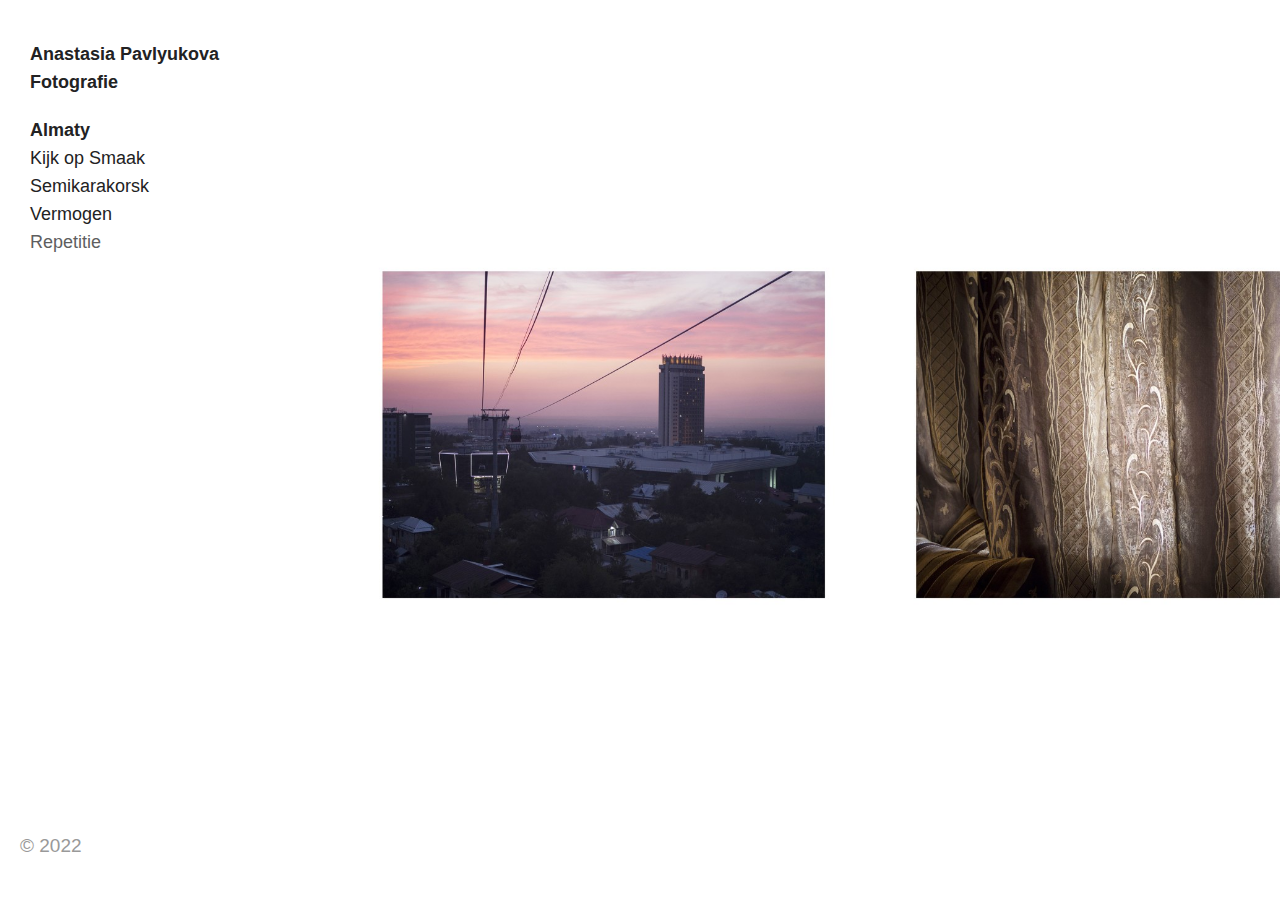
<file: index.html>
<!DOCTYPE html>
<!--[if IE 7]>
<html class="ie ie7" lang="en-GB">
<![endif]--><!--[if IE 8]>
<html class="ie ie8" lang="en-GB">
<![endif]--><!--[if !(IE 7) | !(IE 8) ]><!--><html lang="en-GB">
<!--<![endif]-->
<head>
	<meta charset="UTF-8">
	<meta name="viewport" content="width=device-width">
	<title>Anastasia Pavlyukova Fotografie • A Belgian photographer who consistently tries to look at her surroundings with a new gaze.</title>
	<link rel="profile" href="http://gmpg.org/xfn/11">
	<link rel="pingback" href="/xmlrpc.php">
	<link rel="shortcut icon" href="/wp-content/themes/expositio/favicon.png">
	<!--[if lt IE 9]>
	<script src="http://pavlyukova-be-wpcontent.local/wp-content/themes/expositio/js/html5.js"></script>
	<![endif]-->
	<meta name="robots" content="max-image-preview:large">
<link rel="dns-prefetch" href="//fonts.googleapis.com">
<link rel="dns-prefetch" href="//s.w.org">
<link rel="alternate" type="application/rss+xml" title="Anastasia Pavlyukova Fotografie &raquo; Feed" href="/feed/">
<link rel="alternate" type="application/rss+xml" title="Anastasia Pavlyukova Fotografie &raquo; Comments Feed" href="/comments/feed/">
		<script type="text/javascript">
			window._wpemojiSettings = {"baseUrl":"https:\/\/s.w.org\/images\/core\/emoji\/13.1.0\/72x72\/","ext":".png","svgUrl":"https:\/\/s.w.org\/images\/core\/emoji\/13.1.0\/svg\/","svgExt":".svg","source":{"concatemoji":"http:\/\/pavlyukova-be-wpcontent.local\/wp-includes\/js\/wp-emoji-release.min.js?ver=5.8.6"}};
			!function(e,a,t){var n,r,o,i=a.createElement("canvas"),p=i.getContext&&i.getContext("2d");function s(e,t){var a=String.fromCharCode;p.clearRect(0,0,i.width,i.height),p.fillText(a.apply(this,e),0,0);e=i.toDataURL();return p.clearRect(0,0,i.width,i.height),p.fillText(a.apply(this,t),0,0),e===i.toDataURL()}function c(e){var t=a.createElement("script");t.src=e,t.defer=t.type="text/javascript",a.getElementsByTagName("head")[0].appendChild(t)}for(o=Array("flag","emoji"),t.supports={everything:!0,everythingExceptFlag:!0},r=0;r<o.length;r++)t.supports[o[r]]=function(e){if(!p||!p.fillText)return!1;switch(p.textBaseline="top",p.font="600 32px Arial",e){case"flag":return s([127987,65039,8205,9895,65039],[127987,65039,8203,9895,65039])?!1:!s([55356,56826,55356,56819],[55356,56826,8203,55356,56819])&&!s([55356,57332,56128,56423,56128,56418,56128,56421,56128,56430,56128,56423,56128,56447],[55356,57332,8203,56128,56423,8203,56128,56418,8203,56128,56421,8203,56128,56430,8203,56128,56423,8203,56128,56447]);case"emoji":return!s([10084,65039,8205,55357,56613],[10084,65039,8203,55357,56613])}return!1}(o[r]),t.supports.everything=t.supports.everything&&t.supports[o[r]],"flag"!==o[r]&&(t.supports.everythingExceptFlag=t.supports.everythingExceptFlag&&t.supports[o[r]]);t.supports.everythingExceptFlag=t.supports.everythingExceptFlag&&!t.supports.flag,t.DOMReady=!1,t.readyCallback=function(){t.DOMReady=!0},t.supports.everything||(n=function(){t.readyCallback()},a.addEventListener?(a.addEventListener("DOMContentLoaded",n,!1),e.addEventListener("load",n,!1)):(e.attachEvent("onload",n),a.attachEvent("onreadystatechange",function(){"complete"===a.readyState&&t.readyCallback()})),(n=t.source||{}).concatemoji?c(n.concatemoji):n.wpemoji&&n.twemoji&&(c(n.twemoji),c(n.wpemoji)))}(window,document,window._wpemojiSettings);
		</script>
		<style type="text/css">img.wp-smiley,
img.emoji {
	display: inline !important;
	border: none !important;
	box-shadow: none !important;
	height: 1em !important;
	width: 1em !important;
	margin: 0 .07em !important;
	vertical-align: -0.1em !important;
	background: none !important;
	padding: 0 !important;
}</style>
	<link rel="stylesheet" id="wp-block-library-css" href="/wp-includes/css/dist/block-library/style.min.css?ver=5.8.6" type="text/css" media="all">
<link rel="stylesheet" id="expositio-font-css" href="//fonts.googleapis.com/css?family=Lusitana%3A400%2C700" type="text/css" media="all">
<link rel="stylesheet" id="expositio-style-css" href="/wp-content/themes/expositio/style.css?ver=5.8.6" type="text/css" media="all">
<script type="text/javascript" src="/wp-includes/js/jquery/jquery.min.js?ver=3.6.0" id="jquery-core-js"></script>
<script type="text/javascript" src="/wp-includes/js/jquery/jquery-migrate.min.js?ver=3.3.2" id="jquery-migrate-js"></script>
<link rel="https://api.w.org/" href="/wp-json/">
<link rel="alternate" type="application/json" href="/wp-json/wp/v2/pages/183">
<link rel="EditURI" type="application/rsd+xml" title="RSD" href="/xmlrpc.php?rsd">
<link rel="wlwmanifest" type="application/wlwmanifest+xml" href="/wp-includes/wlwmanifest.xml"> 
<meta name="generator" content="WordPress 5.8.6">
<link rel="canonical" href="/">
<link rel="shortlink" href="/">
<link rel="alternate" type="application/json+oembed" href="/wp-json/oembed/1.0/embed?url=http%3A%2F%2F%2F">
<link rel="alternate" type="text/xml+oembed" href="/wp-json/oembed/1.0/embed?url=http%3A%2F%2F%2F&#038;format=xml">
</head>

<body class="home page-template-default page page-id-183">
	<div id="wrapper">
		<div id="page" class="hfeed site">
			<header id="masthead" class="site-header" role="banner">
				<h1 class="site-title"><a href="/" rel="home">Anastasia Pavlyukova Fotografie</a></h1>
				<h1 class="menu-toggle">m</h1>
				<nav id="primary-navigation" class="site-navigation primary-navigation" role="navigation">
					<a class="screen-reader-text skip-link" href="#content">Skip to content</a>
					<span id="navigation-close">&#10005;</span>
					<div id="top-main-menu" class="menu-i-container"><ul id="menu-i" class="nav-menu">
<li id="menu-item-191" class="menu-item menu-item-type-post_type menu-item-object-page menu-item-home current-menu-item page_item page-item-183 current_page_item menu-item-191"><a href="/" aria-current="page">Almaty</a></li>
<li id="menu-item-153" class="menu-item menu-item-type-post_type menu-item-object-page menu-item-153"><a href="/kijk-op-smaak/">Kijk op Smaak</a></li>
<li id="menu-item-66" class="menu-item menu-item-type-post_type menu-item-object-page menu-item-66"><a href="/semikarakorsk/">Semikarakorsk</a></li>
<li id="menu-item-81" class="menu-item menu-item-type-post_type menu-item-object-page menu-item-81"><a href="/vermogen/">Vermogen</a></li>
<li id="menu-item-75" class="menu-item menu-item-type-post_type menu-item-object-page menu-item-75"><a href="/repetitie/">Repetitie</a></li>
<li id="menu-item-78" class="menu-item menu-item-type-post_type menu-item-object-page menu-item-78"><a href="/voorbij/">Voorbij</a></li>
<li id="menu-item-207" class="menu-item menu-item-type-post_type menu-item-object-page menu-item-207"><a href="/projecten/">Projecten</a></li>
<li id="menu-item-107" class="menu-item menu-item-type-post_type menu-item-object-page menu-item-107"><a href="/contact/">Contact</a></li>
</ul></div>									</nav>
				<footer id="colophon" class="site-footer" role="contentinfo">
					<div class="site-info">
					</div>
<!-- .site-info -->
					<div class="copyright">&#169; 2022</div>
				</footer><!-- #colophon -->
			</header><!-- #masthead -->
			<div id="header-helper"></div>

			<div id="main" class="site-main">

	<div id="main-content" class="main-content">
		
<article id="post-183" class="post-183 page type-page status-publish has-post-thumbnail hentry">
	<header class="entry-header"><h1 class="entry-title">Almaty</h1></header><!-- .entry-header -->
	<div class="entry-content">
			</div>
<!-- .entry-content -->
</article><!--

--><!--

	--><ul class="gallery gallery-animated">
	<!--
		--><li class="gallery-item">
			<img src="/wp-content/uploads/2018/02/2luik-1920x1280.jpg" width="1920" height="1280" alt="">				</li>
<!--
	--><!--
		--><li class="gallery-item">
			<img src="/wp-content/uploads/2018/02/1l-1920x1280.jpg" width="1920" height="1280" alt="">				</li>
<!--
	--><!--
		--><li class="gallery-item">
			<img src="/wp-content/uploads/2018/02/2luik2-1920x1280.jpg" width="1920" height="1280" alt="">				</li>
<!--
	--><!--
		--><li class="gallery-item">
			<img src="/wp-content/uploads/2018/02/uno-e1518548012469.jpg" width="1191" height="888" alt="">				</li>
<!--
	--><!--
		--><li class="gallery-item">
			<img src="/wp-content/uploads/2018/02/2luik4-1920x1280.jpg" width="1920" height="1280" alt="">				</li>
<!--
	--><!--
		--><li class="gallery-item">
			<img src="/wp-content/uploads/2018/02/2luik3-1920x1280.jpg" width="1920" height="1280" alt="">				</li>
<!--
	--><!--
		--><li class="gallery-item">
			<img src="/wp-content/uploads/2018/02/1li-1920x1280.jpg" width="1920" height="1280" alt="">				</li>
<!--
	--><!--
	-->
</ul>
<!--

	-->	</div>
<!-- #main-content -->


			</div>
<!-- #main -->
		</div>
<!-- #page -->
	</div>
<!-- #wrapper -->

	<span id="infinite-loader">
		<span></span>
		<span></span>
		<span></span>
	</span>

	<script>(function(i,s,o,g,r,a,m){i['GoogleAnalyticsObject']=r;i[r]=i[r]||function(){
  (i[r].q=i[r].q||[]).push(arguments)},i[r].l=1*new Date();a=s.createElement(o),
  m=s.getElementsByTagName(o)[0];a.async=1;a.src=g;m.parentNode.insertBefore(a,m)
  })(window,document,'script','//www.google-analytics.com/analytics.js','ga');

  ga('create', 'UA-58445531-1', 'auto');
  ga('send', 'pageview');</script><script type="text/javascript" src="/wp-content/themes/expositio/js/functions.js?ver=20140321" id="expositio-script-js"></script>
<script type="text/javascript" src="/wp-includes/js/wp-embed.min.js?ver=5.8.6" id="wp-embed-js"></script>
</body>
</html>
</file>
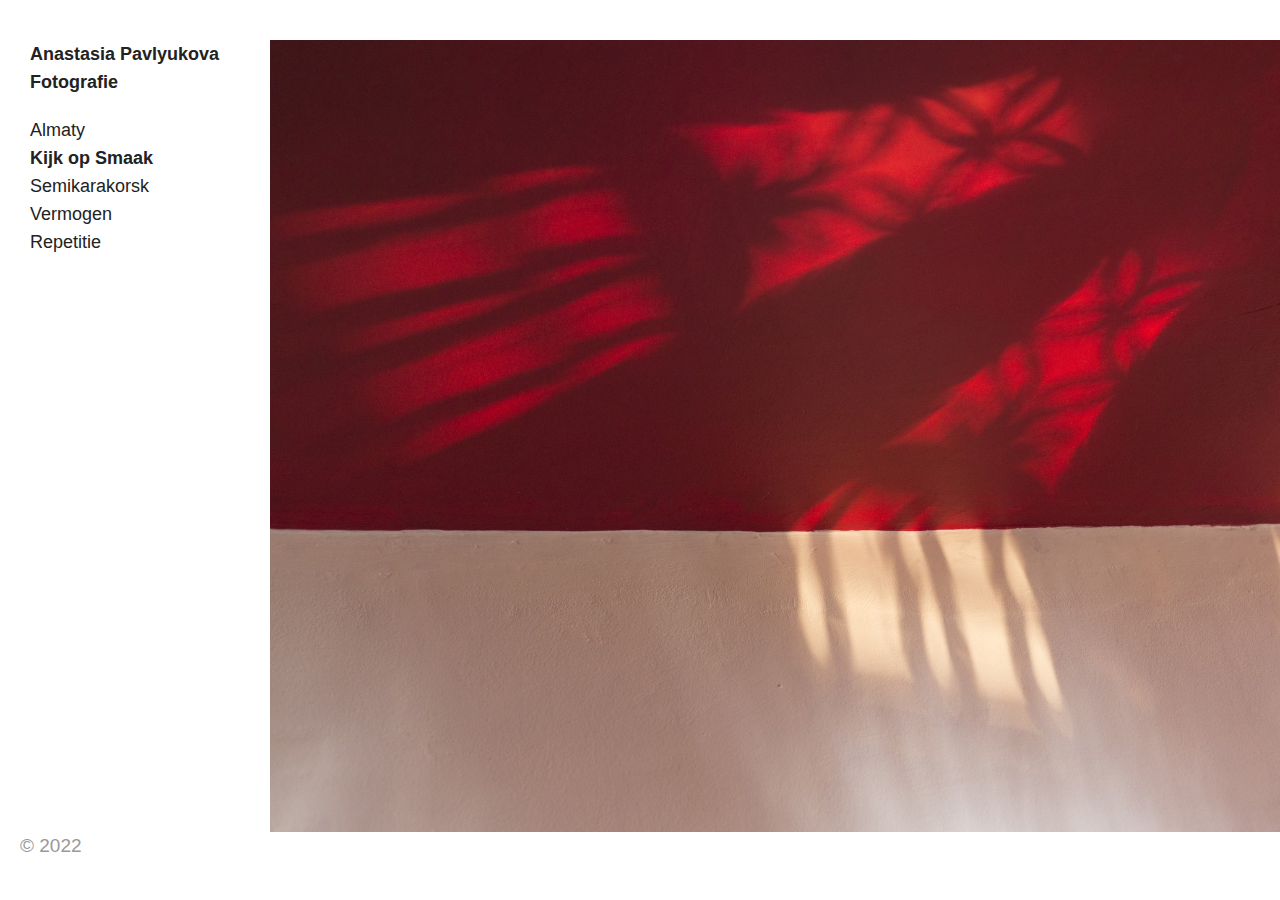
<file: kijk-op-smaak/index.html>
<!DOCTYPE html>
<!--[if IE 7]>
<html class="ie ie7" lang="en-GB">
<![endif]--><!--[if IE 8]>
<html class="ie ie8" lang="en-GB">
<![endif]--><!--[if !(IE 7) | !(IE 8) ]><!--><html lang="en-GB">
<!--<![endif]-->
<head>
	<meta charset="UTF-8">
	<meta name="viewport" content="width=device-width">
	<title>Kijk op Smaak • Anastasia Pavlyukova Fotografie</title>
	<link rel="profile" href="http://gmpg.org/xfn/11">
	<link rel="pingback" href="/xmlrpc.php">
	<link rel="shortcut icon" href="/wp-content/themes/expositio/favicon.png">
	<!--[if lt IE 9]>
	<script src="http://pavlyukova-be-wpcontent.local/wp-content/themes/expositio/js/html5.js"></script>
	<![endif]-->
	<meta name="robots" content="max-image-preview:large">
<link rel="dns-prefetch" href="//fonts.googleapis.com">
<link rel="dns-prefetch" href="//s.w.org">
<link rel="alternate" type="application/rss+xml" title="Anastasia Pavlyukova Fotografie &raquo; Feed" href="/feed/">
<link rel="alternate" type="application/rss+xml" title="Anastasia Pavlyukova Fotografie &raquo; Comments Feed" href="/comments/feed/">
		<script type="text/javascript">
			window._wpemojiSettings = {"baseUrl":"https:\/\/s.w.org\/images\/core\/emoji\/13.1.0\/72x72\/","ext":".png","svgUrl":"https:\/\/s.w.org\/images\/core\/emoji\/13.1.0\/svg\/","svgExt":".svg","source":{"concatemoji":"http:\/\/pavlyukova-be-wpcontent.local\/wp-includes\/js\/wp-emoji-release.min.js?ver=5.8.6"}};
			!function(e,a,t){var n,r,o,i=a.createElement("canvas"),p=i.getContext&&i.getContext("2d");function s(e,t){var a=String.fromCharCode;p.clearRect(0,0,i.width,i.height),p.fillText(a.apply(this,e),0,0);e=i.toDataURL();return p.clearRect(0,0,i.width,i.height),p.fillText(a.apply(this,t),0,0),e===i.toDataURL()}function c(e){var t=a.createElement("script");t.src=e,t.defer=t.type="text/javascript",a.getElementsByTagName("head")[0].appendChild(t)}for(o=Array("flag","emoji"),t.supports={everything:!0,everythingExceptFlag:!0},r=0;r<o.length;r++)t.supports[o[r]]=function(e){if(!p||!p.fillText)return!1;switch(p.textBaseline="top",p.font="600 32px Arial",e){case"flag":return s([127987,65039,8205,9895,65039],[127987,65039,8203,9895,65039])?!1:!s([55356,56826,55356,56819],[55356,56826,8203,55356,56819])&&!s([55356,57332,56128,56423,56128,56418,56128,56421,56128,56430,56128,56423,56128,56447],[55356,57332,8203,56128,56423,8203,56128,56418,8203,56128,56421,8203,56128,56430,8203,56128,56423,8203,56128,56447]);case"emoji":return!s([10084,65039,8205,55357,56613],[10084,65039,8203,55357,56613])}return!1}(o[r]),t.supports.everything=t.supports.everything&&t.supports[o[r]],"flag"!==o[r]&&(t.supports.everythingExceptFlag=t.supports.everythingExceptFlag&&t.supports[o[r]]);t.supports.everythingExceptFlag=t.supports.everythingExceptFlag&&!t.supports.flag,t.DOMReady=!1,t.readyCallback=function(){t.DOMReady=!0},t.supports.everything||(n=function(){t.readyCallback()},a.addEventListener?(a.addEventListener("DOMContentLoaded",n,!1),e.addEventListener("load",n,!1)):(e.attachEvent("onload",n),a.attachEvent("onreadystatechange",function(){"complete"===a.readyState&&t.readyCallback()})),(n=t.source||{}).concatemoji?c(n.concatemoji):n.wpemoji&&n.twemoji&&(c(n.twemoji),c(n.wpemoji)))}(window,document,window._wpemojiSettings);
		</script>
		<style type="text/css">img.wp-smiley,
img.emoji {
	display: inline !important;
	border: none !important;
	box-shadow: none !important;
	height: 1em !important;
	width: 1em !important;
	margin: 0 .07em !important;
	vertical-align: -0.1em !important;
	background: none !important;
	padding: 0 !important;
}</style>
	<link rel="stylesheet" id="wp-block-library-css" href="/wp-includes/css/dist/block-library/style.min.css?ver=5.8.6" type="text/css" media="all">
<link rel="stylesheet" id="expositio-font-css" href="//fonts.googleapis.com/css?family=Lusitana%3A400%2C700" type="text/css" media="all">
<link rel="stylesheet" id="expositio-style-css" href="/wp-content/themes/expositio/style.css?ver=5.8.6" type="text/css" media="all">
<script type="text/javascript" src="/wp-includes/js/jquery/jquery.min.js?ver=3.6.0" id="jquery-core-js"></script>
<script type="text/javascript" src="/wp-includes/js/jquery/jquery-migrate.min.js?ver=3.3.2" id="jquery-migrate-js"></script>
<link rel="https://api.w.org/" href="/wp-json/">
<link rel="alternate" type="application/json" href="/wp-json/wp/v2/pages/151">
<link rel="EditURI" type="application/rsd+xml" title="RSD" href="/xmlrpc.php?rsd">
<link rel="wlwmanifest" type="application/wlwmanifest+xml" href="/wp-includes/wlwmanifest.xml"> 
<meta name="generator" content="WordPress 5.8.6">
<link rel="canonical" href="/kijk-op-smaak/">
<link rel="shortlink" href="/?p=151">
<link rel="alternate" type="application/json+oembed" href="/wp-json/oembed/1.0/embed?url=http%3A%2F%2F%2Fkijk-op-smaak%2F">
<link rel="alternate" type="text/xml+oembed" href="/wp-json/oembed/1.0/embed?url=http%3A%2F%2F%2Fkijk-op-smaak%2F&#038;format=xml">
</head>

<body class="page-template-default page page-id-151">
	<div id="wrapper">
		<div id="page" class="hfeed site">
			<header id="masthead" class="site-header" role="banner">
				<h1 class="site-title"><a href="/" rel="home">Anastasia Pavlyukova Fotografie</a></h1>
				<h1 class="menu-toggle">m</h1>
				<nav id="primary-navigation" class="site-navigation primary-navigation" role="navigation">
					<a class="screen-reader-text skip-link" href="#content">Skip to content</a>
					<span id="navigation-close">&#10005;</span>
					<div id="top-main-menu" class="menu-i-container"><ul id="menu-i" class="nav-menu">
<li id="menu-item-191" class="menu-item menu-item-type-post_type menu-item-object-page menu-item-home menu-item-191"><a href="/">Almaty</a></li>
<li id="menu-item-153" class="menu-item menu-item-type-post_type menu-item-object-page current-menu-item page_item page-item-151 current_page_item menu-item-153"><a href="/kijk-op-smaak/" aria-current="page">Kijk op Smaak</a></li>
<li id="menu-item-66" class="menu-item menu-item-type-post_type menu-item-object-page menu-item-66"><a href="/semikarakorsk/">Semikarakorsk</a></li>
<li id="menu-item-81" class="menu-item menu-item-type-post_type menu-item-object-page menu-item-81"><a href="/vermogen/">Vermogen</a></li>
<li id="menu-item-75" class="menu-item menu-item-type-post_type menu-item-object-page menu-item-75"><a href="/repetitie/">Repetitie</a></li>
<li id="menu-item-78" class="menu-item menu-item-type-post_type menu-item-object-page menu-item-78"><a href="/voorbij/">Voorbij</a></li>
<li id="menu-item-207" class="menu-item menu-item-type-post_type menu-item-object-page menu-item-207"><a href="/projecten/">Projecten</a></li>
<li id="menu-item-107" class="menu-item menu-item-type-post_type menu-item-object-page menu-item-107"><a href="/contact/">Contact</a></li>
</ul></div>									</nav>
				<footer id="colophon" class="site-footer" role="contentinfo">
					<div class="site-info">
					</div>
<!-- .site-info -->
					<div class="copyright">&#169; 2022</div>
				</footer><!-- #colophon -->
			</header><!-- #masthead -->
			<div id="header-helper"></div>

			<div id="main" class="site-main">

	<div id="main-content" class="main-content">
		
<article id="post-151" class="post-151 page type-page status-publish hentry">
	<header class="entry-header"><h1 class="entry-title">Kijk op Smaak</h1></header><!-- .entry-header -->
	<div class="entry-content">
			</div>
<!-- .entry-content -->
</article><!--

--><!--

	--><ul class="gallery gallery-animated">
	<!--
		--><li class="gallery-item">
			<img src="/wp-content/uploads/2018/02/Kijk_op_smaak_009-1792x1280.jpg" width="1792" height="1280" alt="">				</li>
<!--
	--><!--
		--><li class="gallery-item">
			<img src="/wp-content/uploads/2018/02/DSC5525-1917x1280.jpg" width="1917" height="1280" alt="">				</li>
<!--
	--><!--
		--><li class="gallery-item">
			<img src="/wp-content/uploads/2018/02/DSC5243-1917x1280.jpg" width="1917" height="1280" alt="">				</li>
<!--
	--><!--
		--><li class="gallery-item">
			<img src="/wp-content/uploads/2018/02/DSC5482-1792x1280.jpg" width="1792" height="1280" alt="">				</li>
<!--
	--><!--
		--><li class="gallery-item">
			<img src="/wp-content/uploads/2018/02/Kijk_op_smaak_005-1792x1280.jpg" width="1792" height="1280" alt="">				</li>
<!--
	--><!--
		--><li class="gallery-item">
			<img src="/wp-content/uploads/2018/02/DSC5259-1917x1280.jpg" width="1917" height="1280" alt="">				</li>
<!--
	--><!--
	-->
</ul>
<!--

	-->	</div>
<!-- #main-content -->


			</div>
<!-- #main -->
		</div>
<!-- #page -->
	</div>
<!-- #wrapper -->

	<span id="infinite-loader">
		<span></span>
		<span></span>
		<span></span>
	</span>

	<script>(function(i,s,o,g,r,a,m){i['GoogleAnalyticsObject']=r;i[r]=i[r]||function(){
  (i[r].q=i[r].q||[]).push(arguments)},i[r].l=1*new Date();a=s.createElement(o),
  m=s.getElementsByTagName(o)[0];a.async=1;a.src=g;m.parentNode.insertBefore(a,m)
  })(window,document,'script','//www.google-analytics.com/analytics.js','ga');

  ga('create', 'UA-58445531-1', 'auto');
  ga('send', 'pageview');</script><script type="text/javascript" src="/wp-content/themes/expositio/js/functions.js?ver=20140321" id="expositio-script-js"></script>
<script type="text/javascript" src="/wp-includes/js/wp-embed.min.js?ver=5.8.6" id="wp-embed-js"></script>
</body>
</html>
</file>
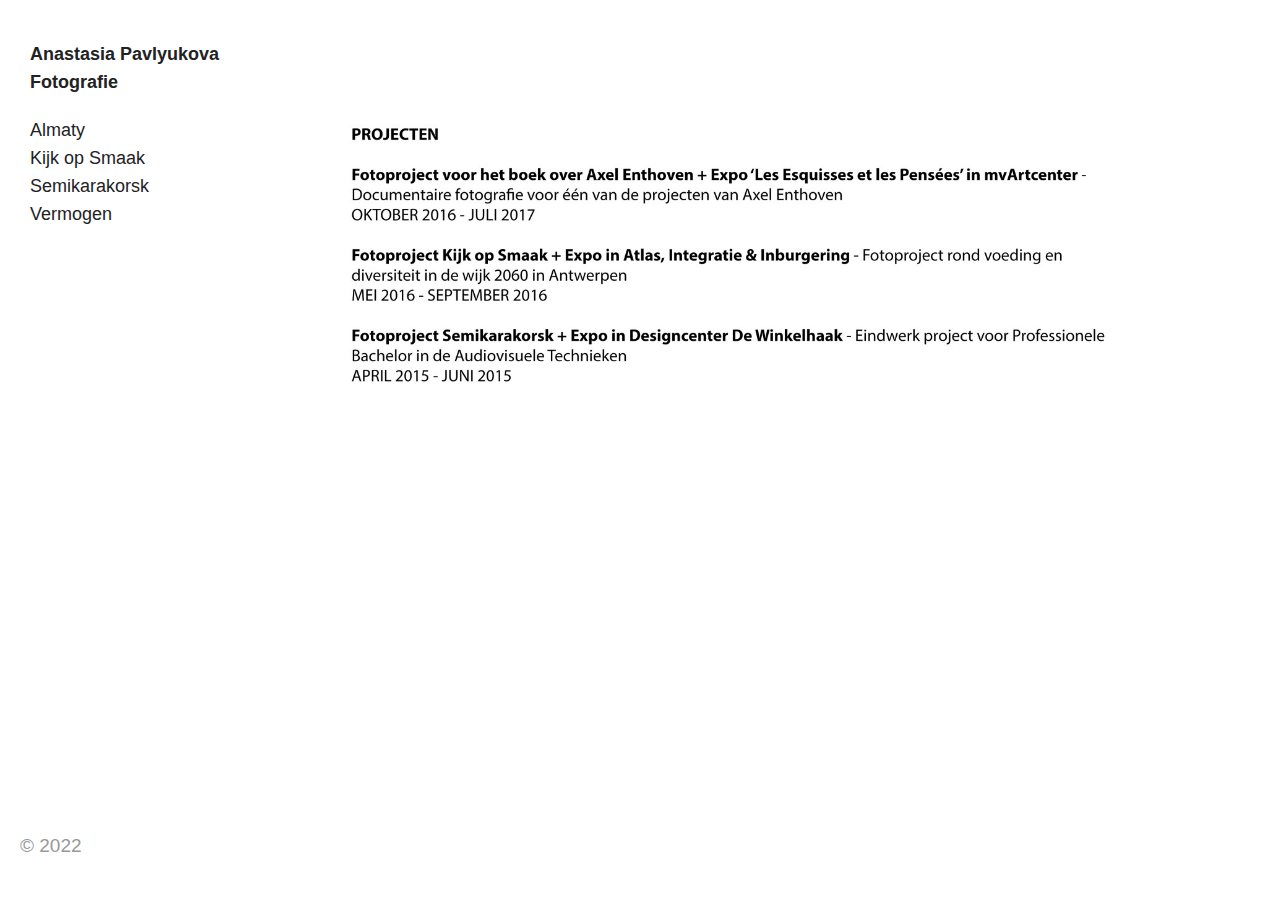
<file: projecten/index.html>
<!DOCTYPE html>
<!--[if IE 7]>
<html class="ie ie7" lang="en-GB">
<![endif]--><!--[if IE 8]>
<html class="ie ie8" lang="en-GB">
<![endif]--><!--[if !(IE 7) | !(IE 8) ]><!--><html lang="en-GB">
<!--<![endif]-->
<head>
	<meta charset="UTF-8">
	<meta name="viewport" content="width=device-width">
	<title>Projecten • Anastasia Pavlyukova Fotografie</title>
	<link rel="profile" href="http://gmpg.org/xfn/11">
	<link rel="pingback" href="/xmlrpc.php">
	<link rel="shortcut icon" href="/wp-content/themes/expositio/favicon.png">
	<!--[if lt IE 9]>
	<script src="http://pavlyukova-be-wpcontent.local/wp-content/themes/expositio/js/html5.js"></script>
	<![endif]-->
	<meta name="robots" content="max-image-preview:large">
<link rel="dns-prefetch" href="//fonts.googleapis.com">
<link rel="dns-prefetch" href="//s.w.org">
<link rel="alternate" type="application/rss+xml" title="Anastasia Pavlyukova Fotografie &raquo; Feed" href="/feed/">
<link rel="alternate" type="application/rss+xml" title="Anastasia Pavlyukova Fotografie &raquo; Comments Feed" href="/comments/feed/">
		<script type="text/javascript">
			window._wpemojiSettings = {"baseUrl":"https:\/\/s.w.org\/images\/core\/emoji\/13.1.0\/72x72\/","ext":".png","svgUrl":"https:\/\/s.w.org\/images\/core\/emoji\/13.1.0\/svg\/","svgExt":".svg","source":{"concatemoji":"http:\/\/pavlyukova-be-wpcontent.local\/wp-includes\/js\/wp-emoji-release.min.js?ver=5.8.6"}};
			!function(e,a,t){var n,r,o,i=a.createElement("canvas"),p=i.getContext&&i.getContext("2d");function s(e,t){var a=String.fromCharCode;p.clearRect(0,0,i.width,i.height),p.fillText(a.apply(this,e),0,0);e=i.toDataURL();return p.clearRect(0,0,i.width,i.height),p.fillText(a.apply(this,t),0,0),e===i.toDataURL()}function c(e){var t=a.createElement("script");t.src=e,t.defer=t.type="text/javascript",a.getElementsByTagName("head")[0].appendChild(t)}for(o=Array("flag","emoji"),t.supports={everything:!0,everythingExceptFlag:!0},r=0;r<o.length;r++)t.supports[o[r]]=function(e){if(!p||!p.fillText)return!1;switch(p.textBaseline="top",p.font="600 32px Arial",e){case"flag":return s([127987,65039,8205,9895,65039],[127987,65039,8203,9895,65039])?!1:!s([55356,56826,55356,56819],[55356,56826,8203,55356,56819])&&!s([55356,57332,56128,56423,56128,56418,56128,56421,56128,56430,56128,56423,56128,56447],[55356,57332,8203,56128,56423,8203,56128,56418,8203,56128,56421,8203,56128,56430,8203,56128,56423,8203,56128,56447]);case"emoji":return!s([10084,65039,8205,55357,56613],[10084,65039,8203,55357,56613])}return!1}(o[r]),t.supports.everything=t.supports.everything&&t.supports[o[r]],"flag"!==o[r]&&(t.supports.everythingExceptFlag=t.supports.everythingExceptFlag&&t.supports[o[r]]);t.supports.everythingExceptFlag=t.supports.everythingExceptFlag&&!t.supports.flag,t.DOMReady=!1,t.readyCallback=function(){t.DOMReady=!0},t.supports.everything||(n=function(){t.readyCallback()},a.addEventListener?(a.addEventListener("DOMContentLoaded",n,!1),e.addEventListener("load",n,!1)):(e.attachEvent("onload",n),a.attachEvent("onreadystatechange",function(){"complete"===a.readyState&&t.readyCallback()})),(n=t.source||{}).concatemoji?c(n.concatemoji):n.wpemoji&&n.twemoji&&(c(n.twemoji),c(n.wpemoji)))}(window,document,window._wpemojiSettings);
		</script>
		<style type="text/css">img.wp-smiley,
img.emoji {
	display: inline !important;
	border: none !important;
	box-shadow: none !important;
	height: 1em !important;
	width: 1em !important;
	margin: 0 .07em !important;
	vertical-align: -0.1em !important;
	background: none !important;
	padding: 0 !important;
}</style>
	<link rel="stylesheet" id="wp-block-library-css" href="/wp-includes/css/dist/block-library/style.min.css?ver=5.8.6" type="text/css" media="all">
<link rel="stylesheet" id="expositio-font-css" href="//fonts.googleapis.com/css?family=Lusitana%3A400%2C700" type="text/css" media="all">
<link rel="stylesheet" id="expositio-style-css" href="/wp-content/themes/expositio/style.css?ver=5.8.6" type="text/css" media="all">
<script type="text/javascript" src="/wp-includes/js/jquery/jquery.min.js?ver=3.6.0" id="jquery-core-js"></script>
<script type="text/javascript" src="/wp-includes/js/jquery/jquery-migrate.min.js?ver=3.3.2" id="jquery-migrate-js"></script>
<link rel="https://api.w.org/" href="/wp-json/">
<link rel="alternate" type="application/json" href="/wp-json/wp/v2/pages/170">
<link rel="EditURI" type="application/rsd+xml" title="RSD" href="/xmlrpc.php?rsd">
<link rel="wlwmanifest" type="application/wlwmanifest+xml" href="/wp-includes/wlwmanifest.xml"> 
<meta name="generator" content="WordPress 5.8.6">
<link rel="canonical" href="/projecten/">
<link rel="shortlink" href="/?p=170">
<link rel="alternate" type="application/json+oembed" href="/wp-json/oembed/1.0/embed?url=http%3A%2F%2F%2Fprojecten%2F">
<link rel="alternate" type="text/xml+oembed" href="/wp-json/oembed/1.0/embed?url=http%3A%2F%2F%2Fprojecten%2F&#038;format=xml">
</head>

<body class="page-template-default page page-id-170">
	<div id="wrapper">
		<div id="page" class="hfeed site">
			<header id="masthead" class="site-header" role="banner">
				<h1 class="site-title"><a href="/" rel="home">Anastasia Pavlyukova Fotografie</a></h1>
				<h1 class="menu-toggle">m</h1>
				<nav id="primary-navigation" class="site-navigation primary-navigation" role="navigation">
					<a class="screen-reader-text skip-link" href="#content">Skip to content</a>
					<span id="navigation-close">&#10005;</span>
					<div id="top-main-menu" class="menu-i-container"><ul id="menu-i" class="nav-menu">
<li id="menu-item-191" class="menu-item menu-item-type-post_type menu-item-object-page menu-item-home menu-item-191"><a href="/">Almaty</a></li>
<li id="menu-item-153" class="menu-item menu-item-type-post_type menu-item-object-page menu-item-153"><a href="/kijk-op-smaak/">Kijk op Smaak</a></li>
<li id="menu-item-66" class="menu-item menu-item-type-post_type menu-item-object-page menu-item-66"><a href="/semikarakorsk/">Semikarakorsk</a></li>
<li id="menu-item-81" class="menu-item menu-item-type-post_type menu-item-object-page menu-item-81"><a href="/vermogen/">Vermogen</a></li>
<li id="menu-item-75" class="menu-item menu-item-type-post_type menu-item-object-page menu-item-75"><a href="/repetitie/">Repetitie</a></li>
<li id="menu-item-78" class="menu-item menu-item-type-post_type menu-item-object-page menu-item-78"><a href="/voorbij/">Voorbij</a></li>
<li id="menu-item-207" class="menu-item menu-item-type-post_type menu-item-object-page current-menu-item page_item page-item-170 current_page_item menu-item-207"><a href="/projecten/" aria-current="page">Projecten</a></li>
<li id="menu-item-107" class="menu-item menu-item-type-post_type menu-item-object-page menu-item-107"><a href="/contact/">Contact</a></li>
</ul></div>									</nav>
				<footer id="colophon" class="site-footer" role="contentinfo">
					<div class="site-info">
					</div>
<!-- .site-info -->
					<div class="copyright">&#169; 2022</div>
				</footer><!-- #colophon -->
			</header><!-- #masthead -->
			<div id="header-helper"></div>

			<div id="main" class="site-main">

	<div id="main-content" class="main-content">
		
<article id="post-170" class="post-170 page type-page status-publish hentry">
	<header class="entry-header"><h1 class="entry-title">Projecten</h1></header><!-- .entry-header -->
	<div class="entry-content">
			</div>
<!-- .entry-content -->
</article><!--

--><!--

	--><ul class="gallery gallery-animated">
	<!--
		--><li class="gallery-item">
			<img src="/wp-content/uploads/2018/02/proj-1-1920x1280.jpg" width="1920" height="1280" alt="">				</li>
<!--
	--><!--
	-->
</ul>
<!--

	-->	</div>
<!-- #main-content -->


			</div>
<!-- #main -->
		</div>
<!-- #page -->
	</div>
<!-- #wrapper -->

	<span id="infinite-loader">
		<span></span>
		<span></span>
		<span></span>
	</span>

	<script>(function(i,s,o,g,r,a,m){i['GoogleAnalyticsObject']=r;i[r]=i[r]||function(){
  (i[r].q=i[r].q||[]).push(arguments)},i[r].l=1*new Date();a=s.createElement(o),
  m=s.getElementsByTagName(o)[0];a.async=1;a.src=g;m.parentNode.insertBefore(a,m)
  })(window,document,'script','//www.google-analytics.com/analytics.js','ga');

  ga('create', 'UA-58445531-1', 'auto');
  ga('send', 'pageview');</script><script type="text/javascript" src="/wp-content/themes/expositio/js/functions.js?ver=20140321" id="expositio-script-js"></script>
<script type="text/javascript" src="/wp-includes/js/wp-embed.min.js?ver=5.8.6" id="wp-embed-js"></script>
</body>
</html>
</file>
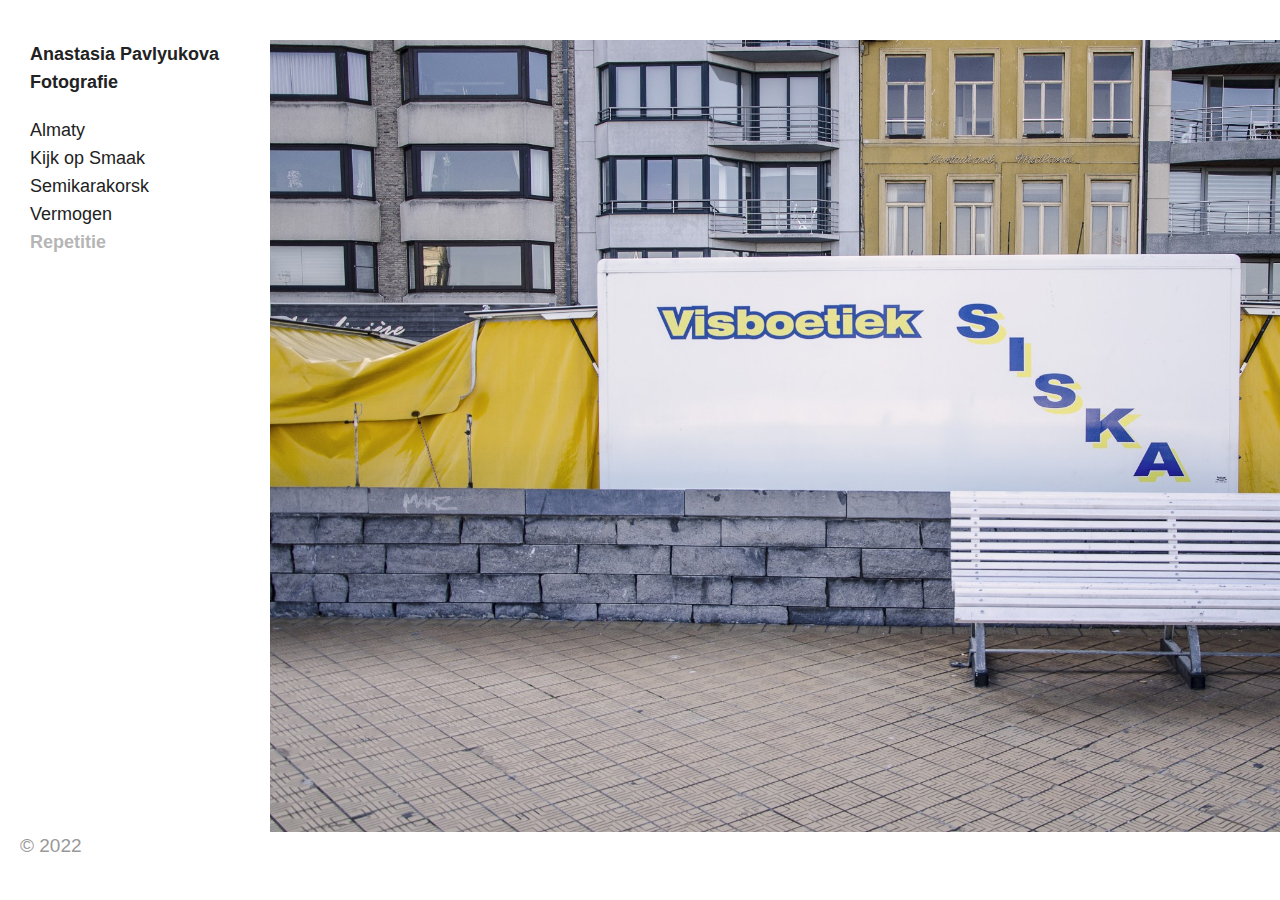
<file: repetitie/index.html>
<!DOCTYPE html>
<!--[if IE 7]>
<html class="ie ie7" lang="en-GB">
<![endif]--><!--[if IE 8]>
<html class="ie ie8" lang="en-GB">
<![endif]--><!--[if !(IE 7) | !(IE 8) ]><!--><html lang="en-GB">
<!--<![endif]-->
<head>
	<meta charset="UTF-8">
	<meta name="viewport" content="width=device-width">
	<title>Repetitie • Anastasia Pavlyukova Fotografie</title>
	<link rel="profile" href="http://gmpg.org/xfn/11">
	<link rel="pingback" href="/xmlrpc.php">
	<link rel="shortcut icon" href="/wp-content/themes/expositio/favicon.png">
	<!--[if lt IE 9]>
	<script src="http://pavlyukova-be-wpcontent.local/wp-content/themes/expositio/js/html5.js"></script>
	<![endif]-->
	<meta name="robots" content="max-image-preview:large">
<link rel="dns-prefetch" href="//fonts.googleapis.com">
<link rel="dns-prefetch" href="//s.w.org">
<link rel="alternate" type="application/rss+xml" title="Anastasia Pavlyukova Fotografie &raquo; Feed" href="/feed/">
<link rel="alternate" type="application/rss+xml" title="Anastasia Pavlyukova Fotografie &raquo; Comments Feed" href="/comments/feed/">
<link rel="alternate" type="application/rss+xml" title="Anastasia Pavlyukova Fotografie &raquo; Repetitie Comments Feed" href="/repetitie/feed/">
		<script type="text/javascript">
			window._wpemojiSettings = {"baseUrl":"https:\/\/s.w.org\/images\/core\/emoji\/13.1.0\/72x72\/","ext":".png","svgUrl":"https:\/\/s.w.org\/images\/core\/emoji\/13.1.0\/svg\/","svgExt":".svg","source":{"concatemoji":"http:\/\/pavlyukova-be-wpcontent.local\/wp-includes\/js\/wp-emoji-release.min.js?ver=5.8.6"}};
			!function(e,a,t){var n,r,o,i=a.createElement("canvas"),p=i.getContext&&i.getContext("2d");function s(e,t){var a=String.fromCharCode;p.clearRect(0,0,i.width,i.height),p.fillText(a.apply(this,e),0,0);e=i.toDataURL();return p.clearRect(0,0,i.width,i.height),p.fillText(a.apply(this,t),0,0),e===i.toDataURL()}function c(e){var t=a.createElement("script");t.src=e,t.defer=t.type="text/javascript",a.getElementsByTagName("head")[0].appendChild(t)}for(o=Array("flag","emoji"),t.supports={everything:!0,everythingExceptFlag:!0},r=0;r<o.length;r++)t.supports[o[r]]=function(e){if(!p||!p.fillText)return!1;switch(p.textBaseline="top",p.font="600 32px Arial",e){case"flag":return s([127987,65039,8205,9895,65039],[127987,65039,8203,9895,65039])?!1:!s([55356,56826,55356,56819],[55356,56826,8203,55356,56819])&&!s([55356,57332,56128,56423,56128,56418,56128,56421,56128,56430,56128,56423,56128,56447],[55356,57332,8203,56128,56423,8203,56128,56418,8203,56128,56421,8203,56128,56430,8203,56128,56423,8203,56128,56447]);case"emoji":return!s([10084,65039,8205,55357,56613],[10084,65039,8203,55357,56613])}return!1}(o[r]),t.supports.everything=t.supports.everything&&t.supports[o[r]],"flag"!==o[r]&&(t.supports.everythingExceptFlag=t.supports.everythingExceptFlag&&t.supports[o[r]]);t.supports.everythingExceptFlag=t.supports.everythingExceptFlag&&!t.supports.flag,t.DOMReady=!1,t.readyCallback=function(){t.DOMReady=!0},t.supports.everything||(n=function(){t.readyCallback()},a.addEventListener?(a.addEventListener("DOMContentLoaded",n,!1),e.addEventListener("load",n,!1)):(e.attachEvent("onload",n),a.attachEvent("onreadystatechange",function(){"complete"===a.readyState&&t.readyCallback()})),(n=t.source||{}).concatemoji?c(n.concatemoji):n.wpemoji&&n.twemoji&&(c(n.twemoji),c(n.wpemoji)))}(window,document,window._wpemojiSettings);
		</script>
		<style type="text/css">img.wp-smiley,
img.emoji {
	display: inline !important;
	border: none !important;
	box-shadow: none !important;
	height: 1em !important;
	width: 1em !important;
	margin: 0 .07em !important;
	vertical-align: -0.1em !important;
	background: none !important;
	padding: 0 !important;
}</style>
	<link rel="stylesheet" id="wp-block-library-css" href="/wp-includes/css/dist/block-library/style.min.css?ver=5.8.6" type="text/css" media="all">
<link rel="stylesheet" id="expositio-font-css" href="//fonts.googleapis.com/css?family=Lusitana%3A400%2C700" type="text/css" media="all">
<link rel="stylesheet" id="expositio-style-css" href="/wp-content/themes/expositio/style.css?ver=5.8.6" type="text/css" media="all">
<script type="text/javascript" src="/wp-includes/js/jquery/jquery.min.js?ver=3.6.0" id="jquery-core-js"></script>
<script type="text/javascript" src="/wp-includes/js/jquery/jquery-migrate.min.js?ver=3.3.2" id="jquery-migrate-js"></script>
<link rel="https://api.w.org/" href="/wp-json/">
<link rel="alternate" type="application/json" href="/wp-json/wp/v2/pages/74">
<link rel="EditURI" type="application/rsd+xml" title="RSD" href="/xmlrpc.php?rsd">
<link rel="wlwmanifest" type="application/wlwmanifest+xml" href="/wp-includes/wlwmanifest.xml"> 
<meta name="generator" content="WordPress 5.8.6">
<link rel="canonical" href="/repetitie/">
<link rel="shortlink" href="/?p=74">
<link rel="alternate" type="application/json+oembed" href="/wp-json/oembed/1.0/embed?url=http%3A%2F%2F%2Frepetitie%2F">
<link rel="alternate" type="text/xml+oembed" href="/wp-json/oembed/1.0/embed?url=http%3A%2F%2F%2Frepetitie%2F&#038;format=xml">
</head>

<body class="page-template-default page page-id-74">
	<div id="wrapper">
		<div id="page" class="hfeed site">
			<header id="masthead" class="site-header" role="banner">
				<h1 class="site-title"><a href="/" rel="home">Anastasia Pavlyukova Fotografie</a></h1>
				<h1 class="menu-toggle">m</h1>
				<nav id="primary-navigation" class="site-navigation primary-navigation" role="navigation">
					<a class="screen-reader-text skip-link" href="#content">Skip to content</a>
					<span id="navigation-close">&#10005;</span>
					<div id="top-main-menu" class="menu-i-container"><ul id="menu-i" class="nav-menu">
<li id="menu-item-191" class="menu-item menu-item-type-post_type menu-item-object-page menu-item-home menu-item-191"><a href="/">Almaty</a></li>
<li id="menu-item-153" class="menu-item menu-item-type-post_type menu-item-object-page menu-item-153"><a href="/kijk-op-smaak/">Kijk op Smaak</a></li>
<li id="menu-item-66" class="menu-item menu-item-type-post_type menu-item-object-page menu-item-66"><a href="/semikarakorsk/">Semikarakorsk</a></li>
<li id="menu-item-81" class="menu-item menu-item-type-post_type menu-item-object-page menu-item-81"><a href="/vermogen/">Vermogen</a></li>
<li id="menu-item-75" class="menu-item menu-item-type-post_type menu-item-object-page current-menu-item page_item page-item-74 current_page_item menu-item-75"><a href="/repetitie/" aria-current="page">Repetitie</a></li>
<li id="menu-item-78" class="menu-item menu-item-type-post_type menu-item-object-page menu-item-78"><a href="/voorbij/">Voorbij</a></li>
<li id="menu-item-207" class="menu-item menu-item-type-post_type menu-item-object-page menu-item-207"><a href="/projecten/">Projecten</a></li>
<li id="menu-item-107" class="menu-item menu-item-type-post_type menu-item-object-page menu-item-107"><a href="/contact/">Contact</a></li>
</ul></div>									</nav>
				<footer id="colophon" class="site-footer" role="contentinfo">
					<div class="site-info">
					</div>
<!-- .site-info -->
					<div class="copyright">&#169; 2022</div>
				</footer><!-- #colophon -->
			</header><!-- #masthead -->
			<div id="header-helper"></div>

			<div id="main" class="site-main">

	<div id="main-content" class="main-content">
		
<article id="post-74" class="post-74 page type-page status-publish hentry">
	<header class="entry-header"><h1 class="entry-title">Repetitie</h1></header><!-- .entry-header -->
	<div class="entry-content">
			</div>
<!-- .entry-content -->
</article><!--

--><!--

	--><ul class="gallery gallery-animated">
	<!--
		--><li class="gallery-item">
			<img src="/wp-content/uploads/2015/06/DSC0670-2-1920x1272.jpg" width="1920" height="1272" alt="">				</li>
<!--
	--><!--
		--><li class="gallery-item">
			<img src="/wp-content/uploads/2015/06/DSC0680-2-1907x1280.jpg" width="1907" height="1280" alt="">				</li>
<!--
	--><!--
		--><li class="gallery-item">
			<img src="/wp-content/uploads/2015/06/DSC0674-2-1916x1280.jpg" width="1916" height="1280" alt="">				</li>
<!--
	--><!--
		--><li class="gallery-item">
			<img src="/wp-content/uploads/2015/06/DSC0663-2-1888x1280.jpg" width="1888" height="1280" alt="">				</li>
<!--
	--><!--
		--><li class="gallery-item">
			<img src="/wp-content/uploads/2015/06/DSC0660-2-1909x1280.jpg" width="1909" height="1280" alt="">				</li>
<!--
	--><!--
	-->
</ul>
<!--

	-->	</div>
<!-- #main-content -->


			</div>
<!-- #main -->
		</div>
<!-- #page -->
	</div>
<!-- #wrapper -->

	<span id="infinite-loader">
		<span></span>
		<span></span>
		<span></span>
	</span>

	<script>(function(i,s,o,g,r,a,m){i['GoogleAnalyticsObject']=r;i[r]=i[r]||function(){
  (i[r].q=i[r].q||[]).push(arguments)},i[r].l=1*new Date();a=s.createElement(o),
  m=s.getElementsByTagName(o)[0];a.async=1;a.src=g;m.parentNode.insertBefore(a,m)
  })(window,document,'script','//www.google-analytics.com/analytics.js','ga');

  ga('create', 'UA-58445531-1', 'auto');
  ga('send', 'pageview');</script><script type="text/javascript" src="/wp-includes/js/comment-reply.min.js?ver=5.8.6" id="comment-reply-js"></script>
<script type="text/javascript" src="/wp-content/themes/expositio/js/functions.js?ver=20140321" id="expositio-script-js"></script>
<script type="text/javascript" src="/wp-includes/js/wp-embed.min.js?ver=5.8.6" id="wp-embed-js"></script>
</body>
</html>
</file>
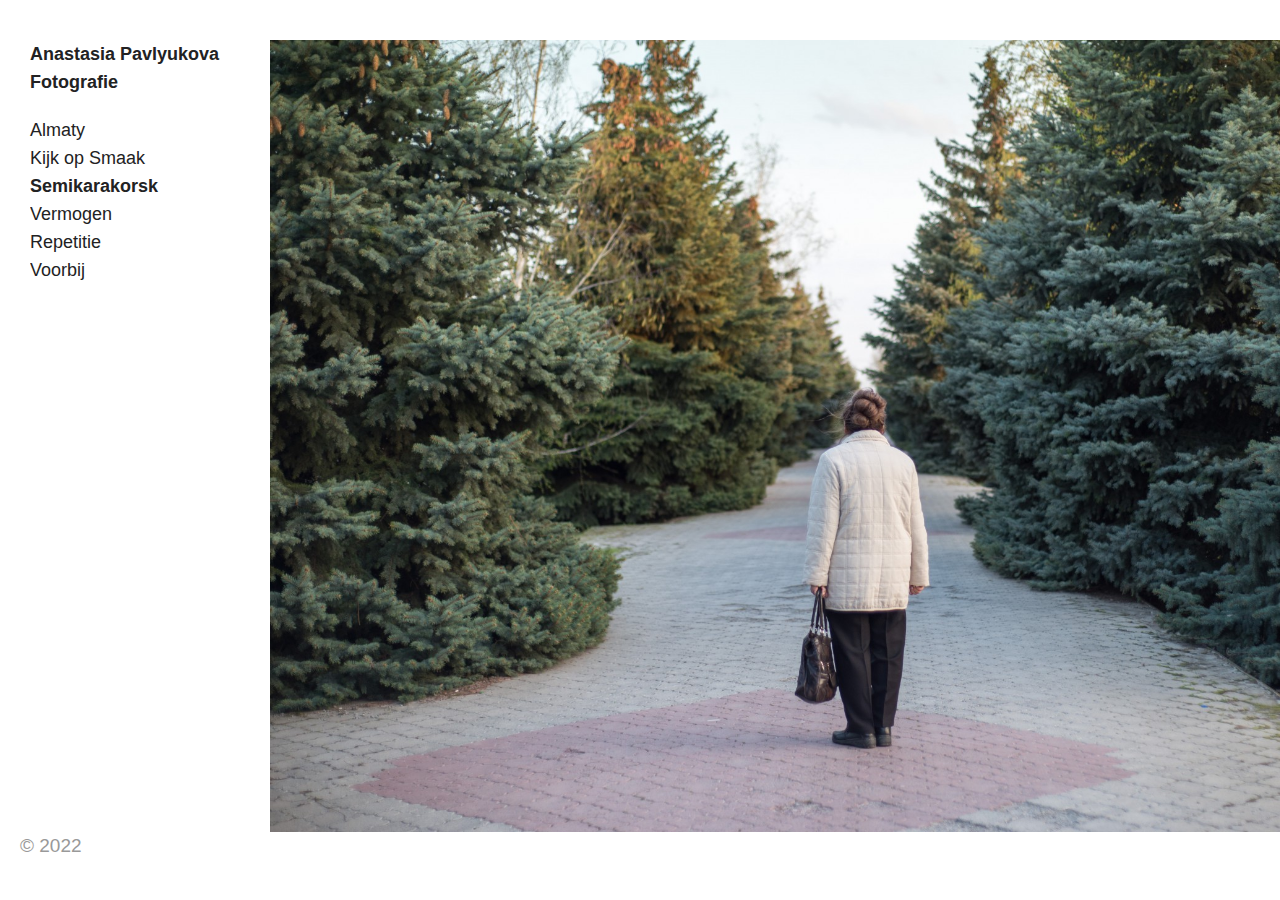
<file: semikarakorsk/index.html>
<!DOCTYPE html>
<!--[if IE 7]>
<html class="ie ie7" lang="en-GB">
<![endif]--><!--[if IE 8]>
<html class="ie ie8" lang="en-GB">
<![endif]--><!--[if !(IE 7) | !(IE 8) ]><!--><html lang="en-GB">
<!--<![endif]-->
<head>
	<meta charset="UTF-8">
	<meta name="viewport" content="width=device-width">
	<title>Semikarakorsk • Anastasia Pavlyukova Fotografie</title>
	<link rel="profile" href="http://gmpg.org/xfn/11">
	<link rel="pingback" href="/xmlrpc.php">
	<link rel="shortcut icon" href="/wp-content/themes/expositio/favicon.png">
	<!--[if lt IE 9]>
	<script src="http://pavlyukova-be-wpcontent.local/wp-content/themes/expositio/js/html5.js"></script>
	<![endif]-->
	<meta name="robots" content="max-image-preview:large">
<link rel="dns-prefetch" href="//fonts.googleapis.com">
<link rel="dns-prefetch" href="//s.w.org">
<link rel="alternate" type="application/rss+xml" title="Anastasia Pavlyukova Fotografie &raquo; Feed" href="/feed/">
<link rel="alternate" type="application/rss+xml" title="Anastasia Pavlyukova Fotografie &raquo; Comments Feed" href="/comments/feed/">
<link rel="alternate" type="application/rss+xml" title="Anastasia Pavlyukova Fotografie &raquo; Semikarakorsk Comments Feed" href="/semikarakorsk/feed/">
		<script type="text/javascript">
			window._wpemojiSettings = {"baseUrl":"https:\/\/s.w.org\/images\/core\/emoji\/13.1.0\/72x72\/","ext":".png","svgUrl":"https:\/\/s.w.org\/images\/core\/emoji\/13.1.0\/svg\/","svgExt":".svg","source":{"concatemoji":"http:\/\/pavlyukova-be-wpcontent.local\/wp-includes\/js\/wp-emoji-release.min.js?ver=5.8.6"}};
			!function(e,a,t){var n,r,o,i=a.createElement("canvas"),p=i.getContext&&i.getContext("2d");function s(e,t){var a=String.fromCharCode;p.clearRect(0,0,i.width,i.height),p.fillText(a.apply(this,e),0,0);e=i.toDataURL();return p.clearRect(0,0,i.width,i.height),p.fillText(a.apply(this,t),0,0),e===i.toDataURL()}function c(e){var t=a.createElement("script");t.src=e,t.defer=t.type="text/javascript",a.getElementsByTagName("head")[0].appendChild(t)}for(o=Array("flag","emoji"),t.supports={everything:!0,everythingExceptFlag:!0},r=0;r<o.length;r++)t.supports[o[r]]=function(e){if(!p||!p.fillText)return!1;switch(p.textBaseline="top",p.font="600 32px Arial",e){case"flag":return s([127987,65039,8205,9895,65039],[127987,65039,8203,9895,65039])?!1:!s([55356,56826,55356,56819],[55356,56826,8203,55356,56819])&&!s([55356,57332,56128,56423,56128,56418,56128,56421,56128,56430,56128,56423,56128,56447],[55356,57332,8203,56128,56423,8203,56128,56418,8203,56128,56421,8203,56128,56430,8203,56128,56423,8203,56128,56447]);case"emoji":return!s([10084,65039,8205,55357,56613],[10084,65039,8203,55357,56613])}return!1}(o[r]),t.supports.everything=t.supports.everything&&t.supports[o[r]],"flag"!==o[r]&&(t.supports.everythingExceptFlag=t.supports.everythingExceptFlag&&t.supports[o[r]]);t.supports.everythingExceptFlag=t.supports.everythingExceptFlag&&!t.supports.flag,t.DOMReady=!1,t.readyCallback=function(){t.DOMReady=!0},t.supports.everything||(n=function(){t.readyCallback()},a.addEventListener?(a.addEventListener("DOMContentLoaded",n,!1),e.addEventListener("load",n,!1)):(e.attachEvent("onload",n),a.attachEvent("onreadystatechange",function(){"complete"===a.readyState&&t.readyCallback()})),(n=t.source||{}).concatemoji?c(n.concatemoji):n.wpemoji&&n.twemoji&&(c(n.twemoji),c(n.wpemoji)))}(window,document,window._wpemojiSettings);
		</script>
		<style type="text/css">img.wp-smiley,
img.emoji {
	display: inline !important;
	border: none !important;
	box-shadow: none !important;
	height: 1em !important;
	width: 1em !important;
	margin: 0 .07em !important;
	vertical-align: -0.1em !important;
	background: none !important;
	padding: 0 !important;
}</style>
	<link rel="stylesheet" id="wp-block-library-css" href="/wp-includes/css/dist/block-library/style.min.css?ver=5.8.6" type="text/css" media="all">
<link rel="stylesheet" id="expositio-font-css" href="//fonts.googleapis.com/css?family=Lusitana%3A400%2C700" type="text/css" media="all">
<link rel="stylesheet" id="expositio-style-css" href="/wp-content/themes/expositio/style.css?ver=5.8.6" type="text/css" media="all">
<script type="text/javascript" src="/wp-includes/js/jquery/jquery.min.js?ver=3.6.0" id="jquery-core-js"></script>
<script type="text/javascript" src="/wp-includes/js/jquery/jquery-migrate.min.js?ver=3.3.2" id="jquery-migrate-js"></script>
<link rel="https://api.w.org/" href="/wp-json/">
<link rel="alternate" type="application/json" href="/wp-json/wp/v2/pages/65">
<link rel="EditURI" type="application/rsd+xml" title="RSD" href="/xmlrpc.php?rsd">
<link rel="wlwmanifest" type="application/wlwmanifest+xml" href="/wp-includes/wlwmanifest.xml"> 
<meta name="generator" content="WordPress 5.8.6">
<link rel="canonical" href="/semikarakorsk/">
<link rel="shortlink" href="/?p=65">
<link rel="alternate" type="application/json+oembed" href="/wp-json/oembed/1.0/embed?url=http%3A%2F%2F%2Fsemikarakorsk%2F">
<link rel="alternate" type="text/xml+oembed" href="/wp-json/oembed/1.0/embed?url=http%3A%2F%2F%2Fsemikarakorsk%2F&#038;format=xml">
</head>

<body class="page-template-default page page-id-65">
	<div id="wrapper">
		<div id="page" class="hfeed site">
			<header id="masthead" class="site-header" role="banner">
				<h1 class="site-title"><a href="/" rel="home">Anastasia Pavlyukova Fotografie</a></h1>
				<h1 class="menu-toggle">m</h1>
				<nav id="primary-navigation" class="site-navigation primary-navigation" role="navigation">
					<a class="screen-reader-text skip-link" href="#content">Skip to content</a>
					<span id="navigation-close">&#10005;</span>
					<div id="top-main-menu" class="menu-i-container"><ul id="menu-i" class="nav-menu">
<li id="menu-item-191" class="menu-item menu-item-type-post_type menu-item-object-page menu-item-home menu-item-191"><a href="/">Almaty</a></li>
<li id="menu-item-153" class="menu-item menu-item-type-post_type menu-item-object-page menu-item-153"><a href="/kijk-op-smaak/">Kijk op Smaak</a></li>
<li id="menu-item-66" class="menu-item menu-item-type-post_type menu-item-object-page current-menu-item page_item page-item-65 current_page_item menu-item-66"><a href="/semikarakorsk/" aria-current="page">Semikarakorsk</a></li>
<li id="menu-item-81" class="menu-item menu-item-type-post_type menu-item-object-page menu-item-81"><a href="/vermogen/">Vermogen</a></li>
<li id="menu-item-75" class="menu-item menu-item-type-post_type menu-item-object-page menu-item-75"><a href="/repetitie/">Repetitie</a></li>
<li id="menu-item-78" class="menu-item menu-item-type-post_type menu-item-object-page menu-item-78"><a href="/voorbij/">Voorbij</a></li>
<li id="menu-item-207" class="menu-item menu-item-type-post_type menu-item-object-page menu-item-207"><a href="/projecten/">Projecten</a></li>
<li id="menu-item-107" class="menu-item menu-item-type-post_type menu-item-object-page menu-item-107"><a href="/contact/">Contact</a></li>
</ul></div>									</nav>
				<footer id="colophon" class="site-footer" role="contentinfo">
					<div class="site-info">
					</div>
<!-- .site-info -->
					<div class="copyright">&#169; 2022</div>
				</footer><!-- #colophon -->
			</header><!-- #masthead -->
			<div id="header-helper"></div>

			<div id="main" class="site-main">

	<div id="main-content" class="main-content">
		
<article id="post-65" class="post-65 page type-page status-publish hentry">
	<header class="entry-header"><h1 class="entry-title">Semikarakorsk</h1></header><!-- .entry-header -->
	<div class="entry-content">
		<p>&nbsp;</p>
	</div>
<!-- .entry-content -->
</article><!--

--><!--

	--><ul class="gallery gallery-animated">
	<!--
		--><li class="gallery-item">
			<img src="/wp-content/uploads/2015/06/DSC1225-1917x1280.jpg" width="1917" height="1280" alt="">				</li>
<!--
	--><!--
		--><li class="gallery-item">
			<img src="/wp-content/uploads/2015/08/1-72-dpi.jpg" width="1191" height="842" alt="">				</li>
<!--
	--><!--
		--><li class="gallery-item">
			<img src="/wp-content/uploads/2015/08/3-72-dpi.jpg" width="1191" height="842" alt="">				</li>
<!--
	--><!--
		--><li class="gallery-item">
			<img src="/wp-content/uploads/2015/08/8-72-dpi.jpg" width="1191" height="842" alt="">				</li>
<!--
	--><!--
		--><li class="gallery-item">
			<img src="/wp-content/uploads/2015/08/12-72-dpi.jpg" width="1191" height="842" alt="">				</li>
<!--
	--><!--
		--><li class="gallery-item">
			<img src="/wp-content/uploads/2015/08/9-72-dpi.jpg" width="1191" height="842" alt="">				</li>
<!--
	--><!--
		--><li class="gallery-item">
			<img src="/wp-content/uploads/2015/08/4-72-dpi.jpg" width="905" height="780" alt="">				</li>
<!--
	--><!--
		--><li class="gallery-item">
			<img src="/wp-content/uploads/2015/08/11-72-dpi.jpg" width="1191" height="842" alt="">				</li>
<!--
	--><!--
		--><li class="gallery-item">
			<img src="/wp-content/uploads/2015/08/6-72-dpi.jpg" width="1191" height="842" alt="">				</li>
<!--
	--><!--
		--><li class="gallery-item">
			<img src="/wp-content/uploads/2015/08/5-72-dpi.jpg" width="1191" height="842" alt="">				</li>
<!--
	--><!--
		--><li class="gallery-item">
			<img src="/wp-content/uploads/2015/08/2-72-dpi.jpg" width="1191" height="842" alt="">				</li>
<!--
	--><!--
		--><li class="gallery-item">
			<img src="/wp-content/uploads/2015/08/10-72-dpi.jpg" width="1191" height="842" alt="">				</li>
<!--
	--><!--
	-->
</ul>
<!--

	-->	</div>
<!-- #main-content -->


			</div>
<!-- #main -->
		</div>
<!-- #page -->
	</div>
<!-- #wrapper -->

	<span id="infinite-loader">
		<span></span>
		<span></span>
		<span></span>
	</span>

	<script>(function(i,s,o,g,r,a,m){i['GoogleAnalyticsObject']=r;i[r]=i[r]||function(){
  (i[r].q=i[r].q||[]).push(arguments)},i[r].l=1*new Date();a=s.createElement(o),
  m=s.getElementsByTagName(o)[0];a.async=1;a.src=g;m.parentNode.insertBefore(a,m)
  })(window,document,'script','//www.google-analytics.com/analytics.js','ga');

  ga('create', 'UA-58445531-1', 'auto');
  ga('send', 'pageview');</script><script type="text/javascript" src="/wp-includes/js/comment-reply.min.js?ver=5.8.6" id="comment-reply-js"></script>
<script type="text/javascript" src="/wp-content/themes/expositio/js/functions.js?ver=20140321" id="expositio-script-js"></script>
<script type="text/javascript" src="/wp-includes/js/wp-embed.min.js?ver=5.8.6" id="wp-embed-js"></script>
</body>
</html>
</file>
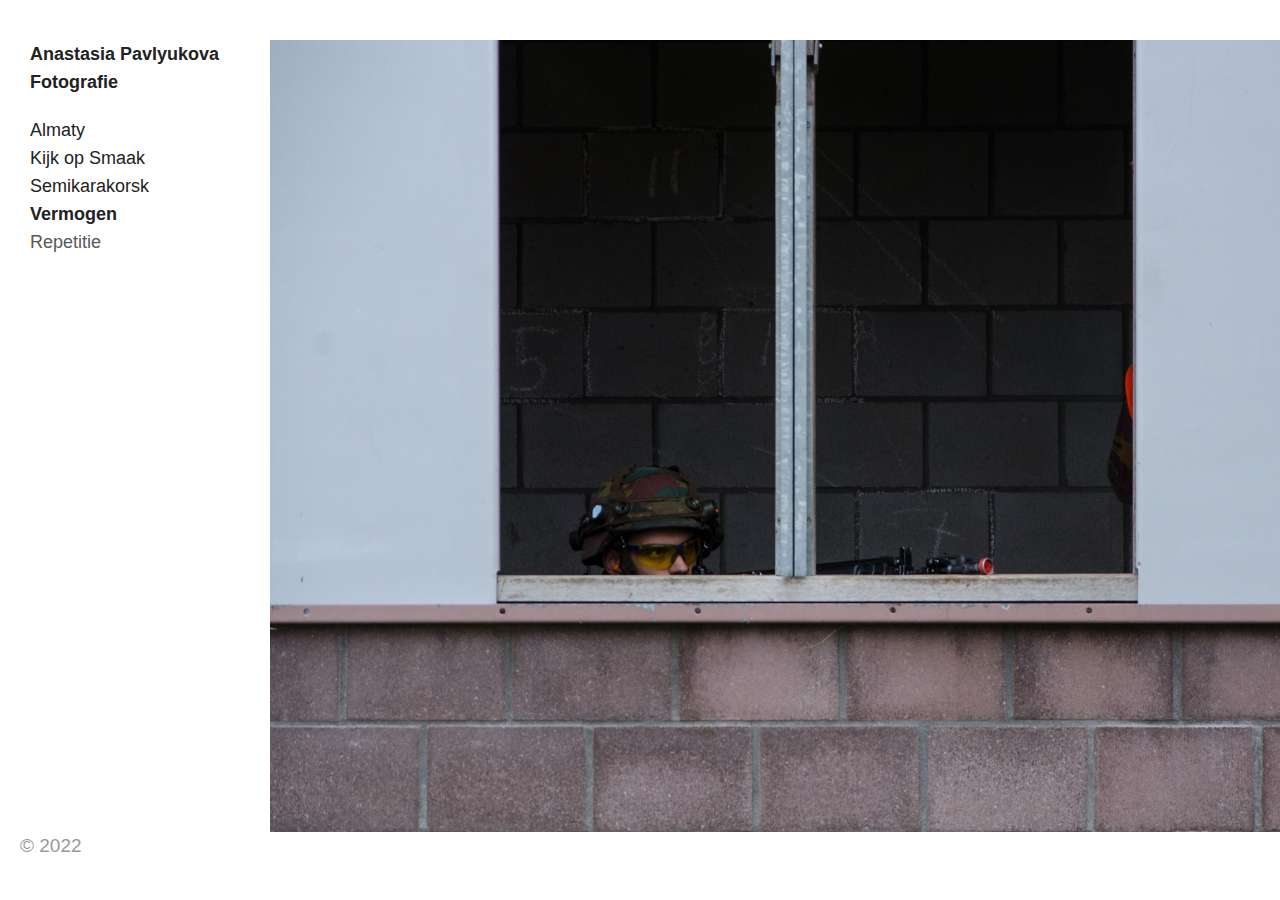
<file: vermogen/index.html>
<!DOCTYPE html>
<!--[if IE 7]>
<html class="ie ie7" lang="en-GB">
<![endif]--><!--[if IE 8]>
<html class="ie ie8" lang="en-GB">
<![endif]--><!--[if !(IE 7) | !(IE 8) ]><!--><html lang="en-GB">
<!--<![endif]-->
<head>
	<meta charset="UTF-8">
	<meta name="viewport" content="width=device-width">
	<title>Vermogen • Anastasia Pavlyukova Fotografie</title>
	<link rel="profile" href="http://gmpg.org/xfn/11">
	<link rel="pingback" href="/xmlrpc.php">
	<link rel="shortcut icon" href="/wp-content/themes/expositio/favicon.png">
	<!--[if lt IE 9]>
	<script src="http://pavlyukova-be-wpcontent.local/wp-content/themes/expositio/js/html5.js"></script>
	<![endif]-->
	<meta name="robots" content="max-image-preview:large">
<link rel="dns-prefetch" href="//fonts.googleapis.com">
<link rel="dns-prefetch" href="//s.w.org">
<link rel="alternate" type="application/rss+xml" title="Anastasia Pavlyukova Fotografie &raquo; Feed" href="/feed/">
<link rel="alternate" type="application/rss+xml" title="Anastasia Pavlyukova Fotografie &raquo; Comments Feed" href="/comments/feed/">
<link rel="alternate" type="application/rss+xml" title="Anastasia Pavlyukova Fotografie &raquo; Vermogen Comments Feed" href="/vermogen/feed/">
		<script type="text/javascript">
			window._wpemojiSettings = {"baseUrl":"https:\/\/s.w.org\/images\/core\/emoji\/13.1.0\/72x72\/","ext":".png","svgUrl":"https:\/\/s.w.org\/images\/core\/emoji\/13.1.0\/svg\/","svgExt":".svg","source":{"concatemoji":"http:\/\/pavlyukova-be-wpcontent.local\/wp-includes\/js\/wp-emoji-release.min.js?ver=5.8.6"}};
			!function(e,a,t){var n,r,o,i=a.createElement("canvas"),p=i.getContext&&i.getContext("2d");function s(e,t){var a=String.fromCharCode;p.clearRect(0,0,i.width,i.height),p.fillText(a.apply(this,e),0,0);e=i.toDataURL();return p.clearRect(0,0,i.width,i.height),p.fillText(a.apply(this,t),0,0),e===i.toDataURL()}function c(e){var t=a.createElement("script");t.src=e,t.defer=t.type="text/javascript",a.getElementsByTagName("head")[0].appendChild(t)}for(o=Array("flag","emoji"),t.supports={everything:!0,everythingExceptFlag:!0},r=0;r<o.length;r++)t.supports[o[r]]=function(e){if(!p||!p.fillText)return!1;switch(p.textBaseline="top",p.font="600 32px Arial",e){case"flag":return s([127987,65039,8205,9895,65039],[127987,65039,8203,9895,65039])?!1:!s([55356,56826,55356,56819],[55356,56826,8203,55356,56819])&&!s([55356,57332,56128,56423,56128,56418,56128,56421,56128,56430,56128,56423,56128,56447],[55356,57332,8203,56128,56423,8203,56128,56418,8203,56128,56421,8203,56128,56430,8203,56128,56423,8203,56128,56447]);case"emoji":return!s([10084,65039,8205,55357,56613],[10084,65039,8203,55357,56613])}return!1}(o[r]),t.supports.everything=t.supports.everything&&t.supports[o[r]],"flag"!==o[r]&&(t.supports.everythingExceptFlag=t.supports.everythingExceptFlag&&t.supports[o[r]]);t.supports.everythingExceptFlag=t.supports.everythingExceptFlag&&!t.supports.flag,t.DOMReady=!1,t.readyCallback=function(){t.DOMReady=!0},t.supports.everything||(n=function(){t.readyCallback()},a.addEventListener?(a.addEventListener("DOMContentLoaded",n,!1),e.addEventListener("load",n,!1)):(e.attachEvent("onload",n),a.attachEvent("onreadystatechange",function(){"complete"===a.readyState&&t.readyCallback()})),(n=t.source||{}).concatemoji?c(n.concatemoji):n.wpemoji&&n.twemoji&&(c(n.twemoji),c(n.wpemoji)))}(window,document,window._wpemojiSettings);
		</script>
		<style type="text/css">img.wp-smiley,
img.emoji {
	display: inline !important;
	border: none !important;
	box-shadow: none !important;
	height: 1em !important;
	width: 1em !important;
	margin: 0 .07em !important;
	vertical-align: -0.1em !important;
	background: none !important;
	padding: 0 !important;
}</style>
	<link rel="stylesheet" id="wp-block-library-css" href="/wp-includes/css/dist/block-library/style.min.css?ver=5.8.6" type="text/css" media="all">
<link rel="stylesheet" id="expositio-font-css" href="//fonts.googleapis.com/css?family=Lusitana%3A400%2C700" type="text/css" media="all">
<link rel="stylesheet" id="expositio-style-css" href="/wp-content/themes/expositio/style.css?ver=5.8.6" type="text/css" media="all">
<script type="text/javascript" src="/wp-includes/js/jquery/jquery.min.js?ver=3.6.0" id="jquery-core-js"></script>
<script type="text/javascript" src="/wp-includes/js/jquery/jquery-migrate.min.js?ver=3.3.2" id="jquery-migrate-js"></script>
<link rel="https://api.w.org/" href="/wp-json/">
<link rel="alternate" type="application/json" href="/wp-json/wp/v2/pages/80">
<link rel="EditURI" type="application/rsd+xml" title="RSD" href="/xmlrpc.php?rsd">
<link rel="wlwmanifest" type="application/wlwmanifest+xml" href="/wp-includes/wlwmanifest.xml"> 
<meta name="generator" content="WordPress 5.8.6">
<link rel="canonical" href="/vermogen/">
<link rel="shortlink" href="/?p=80">
<link rel="alternate" type="application/json+oembed" href="/wp-json/oembed/1.0/embed?url=http%3A%2F%2F%2Fvermogen%2F">
<link rel="alternate" type="text/xml+oembed" href="/wp-json/oembed/1.0/embed?url=http%3A%2F%2F%2Fvermogen%2F&#038;format=xml">
</head>

<body class="page-template-default page page-id-80">
	<div id="wrapper">
		<div id="page" class="hfeed site">
			<header id="masthead" class="site-header" role="banner">
				<h1 class="site-title"><a href="/" rel="home">Anastasia Pavlyukova Fotografie</a></h1>
				<h1 class="menu-toggle">m</h1>
				<nav id="primary-navigation" class="site-navigation primary-navigation" role="navigation">
					<a class="screen-reader-text skip-link" href="#content">Skip to content</a>
					<span id="navigation-close">&#10005;</span>
					<div id="top-main-menu" class="menu-i-container"><ul id="menu-i" class="nav-menu">
<li id="menu-item-191" class="menu-item menu-item-type-post_type menu-item-object-page menu-item-home menu-item-191"><a href="/">Almaty</a></li>
<li id="menu-item-153" class="menu-item menu-item-type-post_type menu-item-object-page menu-item-153"><a href="/kijk-op-smaak/">Kijk op Smaak</a></li>
<li id="menu-item-66" class="menu-item menu-item-type-post_type menu-item-object-page menu-item-66"><a href="/semikarakorsk/">Semikarakorsk</a></li>
<li id="menu-item-81" class="menu-item menu-item-type-post_type menu-item-object-page current-menu-item page_item page-item-80 current_page_item menu-item-81"><a href="/vermogen/" aria-current="page">Vermogen</a></li>
<li id="menu-item-75" class="menu-item menu-item-type-post_type menu-item-object-page menu-item-75"><a href="/repetitie/">Repetitie</a></li>
<li id="menu-item-78" class="menu-item menu-item-type-post_type menu-item-object-page menu-item-78"><a href="/voorbij/">Voorbij</a></li>
<li id="menu-item-207" class="menu-item menu-item-type-post_type menu-item-object-page menu-item-207"><a href="/projecten/">Projecten</a></li>
<li id="menu-item-107" class="menu-item menu-item-type-post_type menu-item-object-page menu-item-107"><a href="/contact/">Contact</a></li>
</ul></div>									</nav>
				<footer id="colophon" class="site-footer" role="contentinfo">
					<div class="site-info">
					</div>
<!-- .site-info -->
					<div class="copyright">&#169; 2022</div>
				</footer><!-- #colophon -->
			</header><!-- #masthead -->
			<div id="header-helper"></div>

			<div id="main" class="site-main">

	<div id="main-content" class="main-content">
		
<article id="post-80" class="post-80 page type-page status-publish hentry">
	<header class="entry-header"><h1 class="entry-title">Vermogen</h1></header><!-- .entry-header -->
	<div class="entry-content">
			</div>
<!-- .entry-content -->
</article><!--

--><!--

	--><ul class="gallery gallery-animated">
	<!--
		--><li class="gallery-item">
			<img src="/wp-content/uploads/2015/06/DSC3641-1920x1272.jpg" width="1920" height="1272" alt="">				</li>
<!--
	--><!--
		--><li class="gallery-item">
			<img src="/wp-content/uploads/2015/06/DSC3407-1920x1272.jpg" width="1920" height="1272" alt="">				</li>
<!--
	--><!--
		--><li class="gallery-item">
			<img src="/wp-content/uploads/2015/06/DSC2115-1920x1272.jpg" width="1920" height="1272" alt="">				</li>
<!--
	--><!--
		--><li class="gallery-item">
			<img src="/wp-content/uploads/2015/06/DSC3289-1920x1272.jpg" width="1920" height="1272" alt="">				</li>
<!--
	--><!--
		--><li class="gallery-item">
			<img src="/wp-content/uploads/2015/06/DSC2196-1920x1272.jpg" width="1920" height="1272" alt="">				</li>
<!--
	--><!--
	-->
</ul>
<!--

	-->	</div>
<!-- #main-content -->


			</div>
<!-- #main -->
		</div>
<!-- #page -->
	</div>
<!-- #wrapper -->

	<span id="infinite-loader">
		<span></span>
		<span></span>
		<span></span>
	</span>

	<script>(function(i,s,o,g,r,a,m){i['GoogleAnalyticsObject']=r;i[r]=i[r]||function(){
  (i[r].q=i[r].q||[]).push(arguments)},i[r].l=1*new Date();a=s.createElement(o),
  m=s.getElementsByTagName(o)[0];a.async=1;a.src=g;m.parentNode.insertBefore(a,m)
  })(window,document,'script','//www.google-analytics.com/analytics.js','ga');

  ga('create', 'UA-58445531-1', 'auto');
  ga('send', 'pageview');</script><script type="text/javascript" src="/wp-includes/js/comment-reply.min.js?ver=5.8.6" id="comment-reply-js"></script>
<script type="text/javascript" src="/wp-content/themes/expositio/js/functions.js?ver=20140321" id="expositio-script-js"></script>
<script type="text/javascript" src="/wp-includes/js/wp-embed.min.js?ver=5.8.6" id="wp-embed-js"></script>
</body>
</html>
</file>
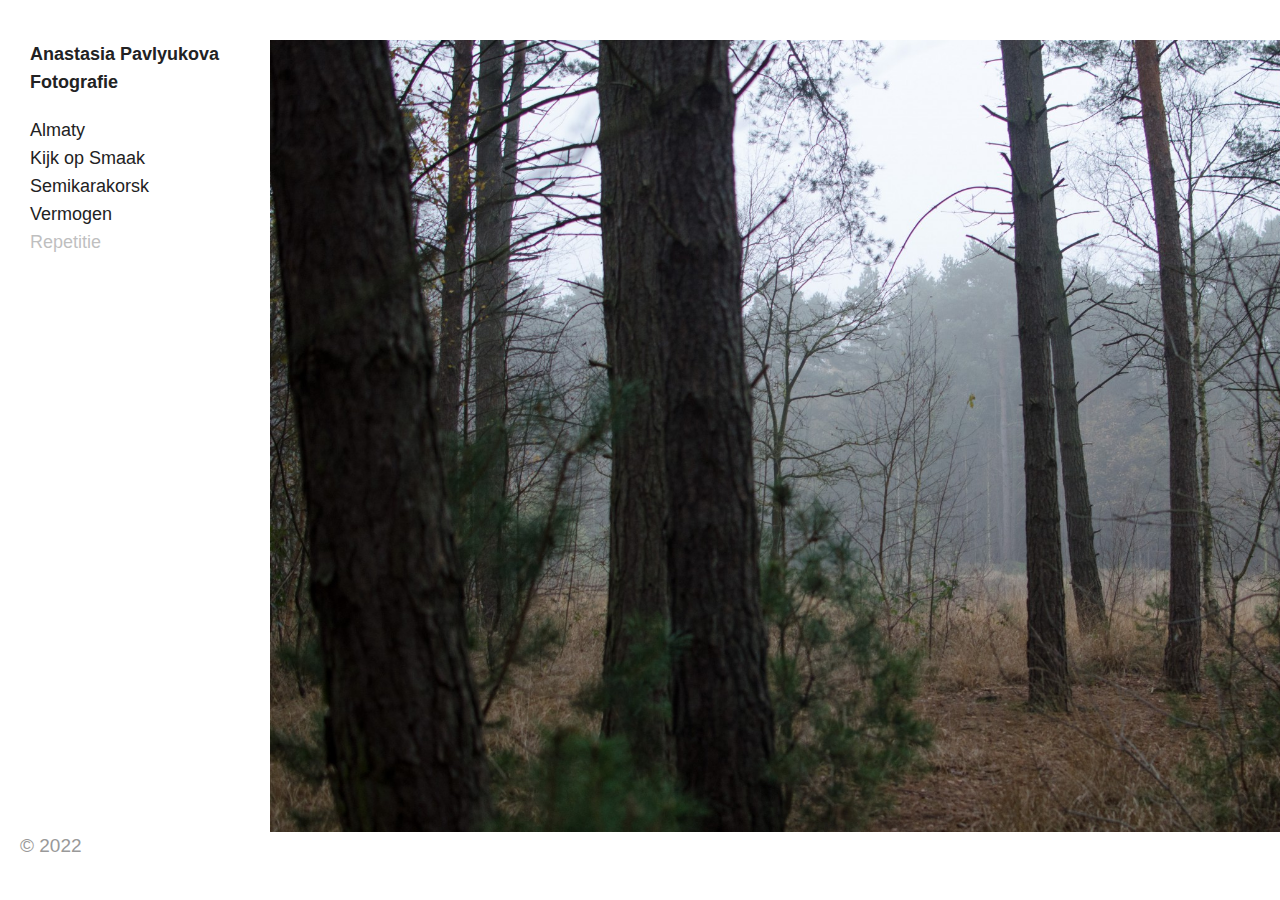
<file: voorbij/index.html>
<!DOCTYPE html>
<!--[if IE 7]>
<html class="ie ie7" lang="en-GB">
<![endif]--><!--[if IE 8]>
<html class="ie ie8" lang="en-GB">
<![endif]--><!--[if !(IE 7) | !(IE 8) ]><!--><html lang="en-GB">
<!--<![endif]-->
<head>
	<meta charset="UTF-8">
	<meta name="viewport" content="width=device-width">
	<title>Voorbij • Anastasia Pavlyukova Fotografie</title>
	<link rel="profile" href="http://gmpg.org/xfn/11">
	<link rel="pingback" href="/xmlrpc.php">
	<link rel="shortcut icon" href="/wp-content/themes/expositio/favicon.png">
	<!--[if lt IE 9]>
	<script src="http://pavlyukova-be-wpcontent.local/wp-content/themes/expositio/js/html5.js"></script>
	<![endif]-->
	<meta name="robots" content="max-image-preview:large">
<link rel="dns-prefetch" href="//fonts.googleapis.com">
<link rel="dns-prefetch" href="//s.w.org">
<link rel="alternate" type="application/rss+xml" title="Anastasia Pavlyukova Fotografie &raquo; Feed" href="/feed/">
<link rel="alternate" type="application/rss+xml" title="Anastasia Pavlyukova Fotografie &raquo; Comments Feed" href="/comments/feed/">
<link rel="alternate" type="application/rss+xml" title="Anastasia Pavlyukova Fotografie &raquo; Voorbij Comments Feed" href="/voorbij/feed/">
		<script type="text/javascript">
			window._wpemojiSettings = {"baseUrl":"https:\/\/s.w.org\/images\/core\/emoji\/13.1.0\/72x72\/","ext":".png","svgUrl":"https:\/\/s.w.org\/images\/core\/emoji\/13.1.0\/svg\/","svgExt":".svg","source":{"concatemoji":"http:\/\/pavlyukova-be-wpcontent.local\/wp-includes\/js\/wp-emoji-release.min.js?ver=5.8.6"}};
			!function(e,a,t){var n,r,o,i=a.createElement("canvas"),p=i.getContext&&i.getContext("2d");function s(e,t){var a=String.fromCharCode;p.clearRect(0,0,i.width,i.height),p.fillText(a.apply(this,e),0,0);e=i.toDataURL();return p.clearRect(0,0,i.width,i.height),p.fillText(a.apply(this,t),0,0),e===i.toDataURL()}function c(e){var t=a.createElement("script");t.src=e,t.defer=t.type="text/javascript",a.getElementsByTagName("head")[0].appendChild(t)}for(o=Array("flag","emoji"),t.supports={everything:!0,everythingExceptFlag:!0},r=0;r<o.length;r++)t.supports[o[r]]=function(e){if(!p||!p.fillText)return!1;switch(p.textBaseline="top",p.font="600 32px Arial",e){case"flag":return s([127987,65039,8205,9895,65039],[127987,65039,8203,9895,65039])?!1:!s([55356,56826,55356,56819],[55356,56826,8203,55356,56819])&&!s([55356,57332,56128,56423,56128,56418,56128,56421,56128,56430,56128,56423,56128,56447],[55356,57332,8203,56128,56423,8203,56128,56418,8203,56128,56421,8203,56128,56430,8203,56128,56423,8203,56128,56447]);case"emoji":return!s([10084,65039,8205,55357,56613],[10084,65039,8203,55357,56613])}return!1}(o[r]),t.supports.everything=t.supports.everything&&t.supports[o[r]],"flag"!==o[r]&&(t.supports.everythingExceptFlag=t.supports.everythingExceptFlag&&t.supports[o[r]]);t.supports.everythingExceptFlag=t.supports.everythingExceptFlag&&!t.supports.flag,t.DOMReady=!1,t.readyCallback=function(){t.DOMReady=!0},t.supports.everything||(n=function(){t.readyCallback()},a.addEventListener?(a.addEventListener("DOMContentLoaded",n,!1),e.addEventListener("load",n,!1)):(e.attachEvent("onload",n),a.attachEvent("onreadystatechange",function(){"complete"===a.readyState&&t.readyCallback()})),(n=t.source||{}).concatemoji?c(n.concatemoji):n.wpemoji&&n.twemoji&&(c(n.twemoji),c(n.wpemoji)))}(window,document,window._wpemojiSettings);
		</script>
		<style type="text/css">img.wp-smiley,
img.emoji {
	display: inline !important;
	border: none !important;
	box-shadow: none !important;
	height: 1em !important;
	width: 1em !important;
	margin: 0 .07em !important;
	vertical-align: -0.1em !important;
	background: none !important;
	padding: 0 !important;
}</style>
	<link rel="stylesheet" id="wp-block-library-css" href="/wp-includes/css/dist/block-library/style.min.css?ver=5.8.6" type="text/css" media="all">
<link rel="stylesheet" id="expositio-font-css" href="//fonts.googleapis.com/css?family=Lusitana%3A400%2C700" type="text/css" media="all">
<link rel="stylesheet" id="expositio-style-css" href="/wp-content/themes/expositio/style.css?ver=5.8.6" type="text/css" media="all">
<script type="text/javascript" src="/wp-includes/js/jquery/jquery.min.js?ver=3.6.0" id="jquery-core-js"></script>
<script type="text/javascript" src="/wp-includes/js/jquery/jquery-migrate.min.js?ver=3.3.2" id="jquery-migrate-js"></script>
<link rel="https://api.w.org/" href="/wp-json/">
<link rel="alternate" type="application/json" href="/wp-json/wp/v2/pages/77">
<link rel="EditURI" type="application/rsd+xml" title="RSD" href="/xmlrpc.php?rsd">
<link rel="wlwmanifest" type="application/wlwmanifest+xml" href="/wp-includes/wlwmanifest.xml"> 
<meta name="generator" content="WordPress 5.8.6">
<link rel="canonical" href="/voorbij/">
<link rel="shortlink" href="/?p=77">
<link rel="alternate" type="application/json+oembed" href="/wp-json/oembed/1.0/embed?url=http%3A%2F%2F%2Fvoorbij%2F">
<link rel="alternate" type="text/xml+oembed" href="/wp-json/oembed/1.0/embed?url=http%3A%2F%2F%2Fvoorbij%2F&#038;format=xml">
</head>

<body class="page-template-default page page-id-77">
	<div id="wrapper">
		<div id="page" class="hfeed site">
			<header id="masthead" class="site-header" role="banner">
				<h1 class="site-title"><a href="/" rel="home">Anastasia Pavlyukova Fotografie</a></h1>
				<h1 class="menu-toggle">m</h1>
				<nav id="primary-navigation" class="site-navigation primary-navigation" role="navigation">
					<a class="screen-reader-text skip-link" href="#content">Skip to content</a>
					<span id="navigation-close">&#10005;</span>
					<div id="top-main-menu" class="menu-i-container"><ul id="menu-i" class="nav-menu">
<li id="menu-item-191" class="menu-item menu-item-type-post_type menu-item-object-page menu-item-home menu-item-191"><a href="/">Almaty</a></li>
<li id="menu-item-153" class="menu-item menu-item-type-post_type menu-item-object-page menu-item-153"><a href="/kijk-op-smaak/">Kijk op Smaak</a></li>
<li id="menu-item-66" class="menu-item menu-item-type-post_type menu-item-object-page menu-item-66"><a href="/semikarakorsk/">Semikarakorsk</a></li>
<li id="menu-item-81" class="menu-item menu-item-type-post_type menu-item-object-page menu-item-81"><a href="/vermogen/">Vermogen</a></li>
<li id="menu-item-75" class="menu-item menu-item-type-post_type menu-item-object-page menu-item-75"><a href="/repetitie/">Repetitie</a></li>
<li id="menu-item-78" class="menu-item menu-item-type-post_type menu-item-object-page current-menu-item page_item page-item-77 current_page_item menu-item-78"><a href="/voorbij/" aria-current="page">Voorbij</a></li>
<li id="menu-item-207" class="menu-item menu-item-type-post_type menu-item-object-page menu-item-207"><a href="/projecten/">Projecten</a></li>
<li id="menu-item-107" class="menu-item menu-item-type-post_type menu-item-object-page menu-item-107"><a href="/contact/">Contact</a></li>
</ul></div>									</nav>
				<footer id="colophon" class="site-footer" role="contentinfo">
					<div class="site-info">
					</div>
<!-- .site-info -->
					<div class="copyright">&#169; 2022</div>
				</footer><!-- #colophon -->
			</header><!-- #masthead -->
			<div id="header-helper"></div>

			<div id="main" class="site-main">

	<div id="main-content" class="main-content">
		
<article id="post-77" class="post-77 page type-page status-publish hentry">
	<header class="entry-header"><h1 class="entry-title">Voorbij</h1></header><!-- .entry-header -->
	<div class="entry-content">
			</div>
<!-- .entry-content -->
</article><!--

--><!--

	--><ul class="gallery gallery-animated">
	<!--
		--><li class="gallery-item">
			<img src="/wp-content/uploads/2015/06/DSC3098-1920x1272.jpg" width="1920" height="1272" alt="">				</li>
<!--
	--><!--
		--><li class="gallery-item">
			<img src="/wp-content/uploads/2015/06/DSC3125-1920x1278.jpg" width="1920" height="1278" alt="">				</li>
<!--
	--><!--
		--><li class="gallery-item">
			<img src="/wp-content/uploads/2015/06/DSC3004-1920x1272.jpg" width="1920" height="1272" alt="">				</li>
<!--
	--><!--
		--><li class="gallery-item">
			<img src="/wp-content/uploads/2015/06/DSC2828-1920x1280.jpg" width="1920" height="1280" alt="">				</li>
<!--
	--><!--
		--><li class="gallery-item">
			<img src="/wp-content/uploads/2015/06/DSC2803-1920x1272.jpg" width="1920" height="1272" alt="">				</li>
<!--
	--><!--
	-->
</ul>
<!--

	-->	</div>
<!-- #main-content -->


			</div>
<!-- #main -->
		</div>
<!-- #page -->
	</div>
<!-- #wrapper -->

	<span id="infinite-loader">
		<span></span>
		<span></span>
		<span></span>
	</span>

	<script>(function(i,s,o,g,r,a,m){i['GoogleAnalyticsObject']=r;i[r]=i[r]||function(){
  (i[r].q=i[r].q||[]).push(arguments)},i[r].l=1*new Date();a=s.createElement(o),
  m=s.getElementsByTagName(o)[0];a.async=1;a.src=g;m.parentNode.insertBefore(a,m)
  })(window,document,'script','//www.google-analytics.com/analytics.js','ga');

  ga('create', 'UA-58445531-1', 'auto');
  ga('send', 'pageview');</script><script type="text/javascript" src="/wp-includes/js/comment-reply.min.js?ver=5.8.6" id="comment-reply-js"></script>
<script type="text/javascript" src="/wp-content/themes/expositio/js/functions.js?ver=20140321" id="expositio-script-js"></script>
<script type="text/javascript" src="/wp-includes/js/wp-embed.min.js?ver=5.8.6" id="wp-embed-js"></script>
</body>
</html>
</file>
<file: wp-content/themes/expositio/style.css>
/*
Theme Name: Expositio
Theme URI: http://wpshower.com/themes/expositio
Author: WPShower
Author URI: http://wpshower.com/
Description: Expositio is a free portfolio-type WordPress theme for photographers and designers. The horizontal layout of the Expositio theme is perfect for displaying visual materials like photography or art works.
Version: 2.0.1
License: GNU General Public License v2 or later
License URI: http://www.gnu.org/licenses/gpl-2.0.html
Tags: white, light
Text Domain: expositio

This theme, like WordPress, is licensed under the GPL.
Use it to make something cool, have fun, and share what you've learned with others.
*/

/**
 * Table of Contents:
 *
 * 1.0 - Reset
 * 2.0 - Repeatable Patterns
 * 3.0 - Basic Structure
 * 4.0 - Header
 * 5.0 - Navigation
 * 6.0 - Content
 *   6.1 - Post Thumbnail
 *   6.2 - Entry Header
 *   6.3 - Entry Meta
 *   6.4 - Entry Content
 *   6.5 - Galleries
 *   6.6 - Post Formats
 *   6.7 - Post/Image/Paging Navigation
 *   6.8 - Attachments
 *   6.9 - Archives
 *   6.10 - Contributor Page
 *   6.11 - 404 Page
 *   6.12 - Full-width
 *   6.13 - Singular
 *   6.14 - Comments
 * 7.0 - Sidebar
 *   7.1 - Widgets
 *   7.2 - Content Sidebar Widgets
 * 8.0 - Footer
 * 9.0 - Featured Content
 * 10.0 - Multisite
 * 11.0 - Media Queries
 * 12.0 - Print
 * -----------------------------------------------------------------------------
 */

/**
 * 1.0 Reset
 *
 * Resetting and rebuilding styles have been helped along thanks to the fine
 * work of Eric Meyer http://meyerweb.com/eric/tools/css/reset/index.html
 * along with Nicolas Gallagher and Jonathan Neal
 * http://necolas.github.com/normalize.css/ and Blueprint
 * http://www.blueprintcss.org/
 *
 * -----------------------------------------------------------------------------
 */
* {
	-webkit-box-sizing: border-box;
	-moz-box-sizing: border-box;
	box-sizing: border-box;
}

html, body, div, span, applet, object, iframe, h1, h2, h3, h4, h5, h6, p, blockquote, pre, a, abbr, acronym, address, big, cite, code, del, dfn, em, font, ins, kbd, q, s, samp, small, strike, strong, sub, sup, tt, var, dl, dt, dd, ol, ul, li, fieldset, form, label, legend, table, caption, tbody, tfoot, thead, tr, th, td {
	border: 0;
	font-family: inherit;
	font-size: 100%;
	font-style: inherit;
	font-weight: inherit;
	margin: 0;
	outline: 0;
	padding: 0;
	vertical-align: baseline;
}

article,
aside,
details,
figcaption,
figure,
footer,
header,
hgroup,
nav,
section {
	display: block;
}

audio,
canvas,
video {
	display: inline-block;
	max-width: 100%;
}

html {
	height: 100%;
	font-size: 62.5%;
	-webkit-text-size-adjust: 100%;
	-ms-text-size-adjust: 100%;
	text-rendering: optimizeLegibility;
	-webkit-font-smoothing: antialiased;
}

body,
button,
input,
select,
textarea {
	color: #222223;
	font-family: Roboto, sans-serif;
	font-size: 19px;
	font-size: 1.9rem;
	font-weight: 400;
	line-height: 29px;
	line-height: 2.9rem;
}

body {
	height: 100%;
	background: #fff;
}

a {
	color: #222223;
	text-decoration: none;
}

a:hover {
	color: #3C83BD;
}

a:focus,
a:hover,
a:active {
	outline: 0;
}

h1,
h2,
h3,
h4,
h5,
h6 {
	clear: both;
	font-weight: 400;
	margin: 28px 0 14px;
	margin: 2.8rem 0 1.4rem;
}

h1 {
	font-size: 28px;
	font-size: 2.8rem;
	line-height: 38px;
	line-height: 3.8rem;
}

h2 {
	font-size: 26px;
	font-size: 2.6rem;
	line-height: 36px;
	line-height: 3.6rem;
}

h3 {
	font-size: 24px;
	font-size: 2.4rem;
	line-height: 34px;
	line-height: 3.4rem;
}

h4 {
	font-size: 22px;
	font-size: 2.2rem;
	line-height: 32px;
	line-height: 3.2rem;
}

h5 {
	font-size: 20px;
	font-size: 2rem;
	line-height: 30px;
	line-height: 3rem;
}

h6 {
	font-size: 18px;
	font-size: 1.8rem;
	line-height: 28px;
	line-height: 2.8rem;
}

address {
	font-style: italic;
	margin-bottom: 28px;
	margin-bottom: 2.8rem;
}

abbr[title] {
	border-bottom: 1px dotted #222223;
	cursor: help;
}

b,
strong {
	font-weight: 400;
}

cite,
dfn,
em,
i {
	font-style: italic;
}

mark,
ins {
	text-decoration: none;
}

p {
	margin-bottom: 28px;
	margin-bottom: 2.8rem;
}

code,
kbd,
tt,
var,
samp,
pre {
	font-family: monospace, serif;
	font-size: 16px;
	font-size: 1.6rem;
	-webkit-hyphens: none;
	-moz-hyphens: none;
	-ms-hyphens: none;
	hyphens: none;
	line-height: 26px;
	line-height: 2.6rem;
}

pre {
	border: 1px solid rgba(0, 0, 0, 0.1);
	margin-bottom: 28px;
	margin-bottom: 2.8rem;
	max-width: 100%;
	overflow: auto;
	padding: 12px;
	padding: 1.2rem;
	white-space: pre;
	white-space: pre-wrap;
	word-wrap: break-word;
}

blockquote,
q {
	-webkit-hyphens: none;
	-moz-hyphens: none;
	-ms-hyphens: none;
	hyphens: none;
	quotes: none;
}

blockquote:before,
blockquote:after,
q:before,
q:after {
	content: "";
	content: none;
}

blockquote {
	font-size: 20px;
	font-size: 2rem;
	font-style: italic;
	font-weight: 400;
	line-height: 30px;
	line-height: 3rem;
	margin-bottom: 28px;
	margin-bottom: 2.8rem;
}

blockquote cite,
blockquote small {
	font-size: 16px;
	font-size: 1.6rem;
	font-weight: 400;
	line-height: 26px;
	line-height: 2.6rem;
}

blockquote em,
blockquote i,
blockquote cite {
	font-style: normal;
}

blockquote strong,
blockquote b {
	font-weight: 400;
}

small {
	font-size: smaller;
}

big {
	font-size: 125%;
}

sup,
sub {
	font-size: 75%;
	height: 0;
	line-height: 0;
	position: relative;
	vertical-align: baseline;
}

sup {
	bottom: 1ex;
}

sub {
	top: .5ex;
}

dl {
	margin-bottom: 28px;
	margin-bottom: 2.8rem;
}

dt {
	font-weight: bold;
}

dd {
	margin-bottom: 28px;
	margin-bottom: 2.8rem;
}

ul,
ol {
	list-style: none;
	margin: 0 0 28px 20px;
	margin: 0 0 2.8rem 2rem;
}

ul {
	list-style: disc;
}

ol {
	list-style: decimal;
}

li > ul,
li > ol {
	margin: 0 0 0 20px;
	margin: 0 0 0 2rem;
}

img {
	-ms-interpolation-mode: bicubic;
	border: 0;
	vertical-align: top;
}

figure {
	margin: 0;
}

fieldset {
	border: 1px solid rgba(0, 0, 0, 0.1);
	margin: 0 0 28px;
	margin: 0 0 2.8rem;
	padding: 12px 12px 0;
	padding: 1.2rem 1.2rem 0;
}

legend {
	white-space: normal;
}

button,
input,
select,
textarea {
	font-size: 100%;
	margin: 0;
	max-width: 100%;
	vertical-align: baseline;
}

button,
input {
	line-height: normal;
}

input,
textarea {
	/* Removing the inner shadow, rounded corners on iOS inputs */
	background-image: -webkit-linear-gradient(rgba(255, 255, 255, 0), rgba(255, 255, 255, 0));
}

button,
html input[type="button"],
input[type="reset"],
input[type="submit"] {
	-webkit-appearance: button;
	cursor: pointer;
}

button[disabled],
input[disabled] {
	cursor: default;
}

input[type="checkbox"],
input[type="radio"] {
	padding: 0;
}

input[type="search"] {
	-webkit-appearance: textfield;
}

input[type="search"]::-webkit-search-decoration {
	-webkit-appearance: none;
}

button::-moz-focus-inner,
input::-moz-focus-inner {
	border: 0;
	padding: 0;
}

textarea {
	overflow: auto;
	vertical-align: top;
}

table,
th,
td {
	border: 1px solid rgba(0, 0, 0, 0.1);
}

table {
	border-collapse: separate;
	border-spacing: 0;
	border-width: 1px 0 0 1px;
	margin-bottom: 28px;
	margin-bottom: 2.8rem;
	width: 100%;
}

caption,
th,
td {
	font-weight: normal;
	text-align: left;
}

th {
	border-width: 0 1px 1px 0;
	font-weight: bold;
}

td {
	border-width: 0 1px 1px 0;
}

del {
	color: #222223;
}

hr {
	background-color: rgba(0, 0, 0, 0.1);
	border: 0;
	height: 1px;
	margin-bottom: 28px;
	margin-bottom: 2.8rem;
}

/* Support a widely-adopted but non-standard selector for text selection styles
 * to achieve a better experience. See http://core.trac.wordpress.org/ticket/25898.
 */
::selection {
	background: #3C83BD;
	color: #fff;
	text-shadow: none;
}

::-moz-selection {
	background: #3C83BD;
	color: #fff;
	text-shadow: none;
}

/**
 * 2.0 Repeatable Patterns
 * -----------------------------------------------------------------------------
 */
@font-face {
	font-family: expositio;
	src: url("/wp-content/themes/expositio/fonts/expositio.eot") format("eot"), url("/wp-content/themes/expositio/fonts/expositio.woff") format("woff"), url("/wp-content/themes/expositio/fonts/expositio.ttf") format("truetype");
	font-weight: normal;
	font-style: normal;
}

/* Input fields */
input,
textarea {
	border: 1px solid #222223;
	border-radius: 2px;
	color: #222223;
	padding: 4px 10px;
	padding: 0.4rem 1rem;
	margin-bottom: 3px;
	margin-bottom: 0.3rem;
}

input:focus,
textarea:focus {
	border: 1px solid #3C83BD;
	outline: 0;
}

/* Buttons */
button,
.contributor-posts-link,
input[type="button"],
input[type="reset"],
input[type="submit"] {
	background-color: #222223;
	border: 0;
	border-radius: 2px;
	color: #3C83BD;
	padding: 5px 20px;
	padding: 0.5rem 2rem;
	margin-bottom: 3px;
	margin-bottom: 0.3rem;
	vertical-align: bottom;
}

button:hover,
button:focus,
input[type="button"]:hover,
input[type="button"]:focus,
input[type="reset"]:hover,
input[type="reset"]:focus,
input[type="submit"]:hover,
input[type="submit"]:focus {
	background-color: #3C83BD;
	color: #fff;
}

button:active,
.contributor-posts-link:active,
input[type="button"]:active,
input[type="reset"]:active,
input[type="submit"]:active {
	background-color: #3C83BD;
	color: #fff;
}

/* Placeholder text color -- selectors need to be separate to work. */
::-webkit-input-placeholder {
	color: #222223;
}

:-moz-placeholder {
	color: #222223;
}

::-moz-placeholder {
	color: #222223;
	/* Since FF19 lowers the opacity of the placeholder by default */
	opacity: 1;
}

:-ms-input-placeholder {
	color: #222223;
}

/* Responsive images. Fluid images for posts, comments, and widgets */
.entry-content img,
.entry-summary img,
.wp-caption {
	max-width: 100%;
}

/**
 * Make sure images with WordPress-added height and width attributes are
 * scaled correctly.
 */
.entry-content img,
.entry-summary img,
img[class*="align"],
img[class*="wp-image-"],
img[class*="attachment-"] {
	height: auto;
}

img.size-full,
img.size-large,
.wp-post-image,
.post-thumbnail img {
	height: auto;
	max-width: 100%;
}

body.home .wp-post-image {
	max-width: none;
}

/* Make sure embeds and iframes fit their containers */
embed,
iframe,
object,
video {
	margin-bottom: 28px;
	margin-bottom: 2.8rem;
	max-width: 100%;
}

p > embed,
p > iframe,
p > object,
span > embed,
span > iframe,
span > object {
	margin-bottom: 0;
}

/* Alignment */
.alignleft {
	float: left;
}

.alignright {
	float: right;
}

.aligncenter {
	display: block;
	margin-left: auto;
	margin-right: auto;
}

blockquote.alignleft,
img.alignleft {
	margin: 7px 28px 7px 0;
	margin: 0.7rem 2.8rem 0.7rem 0;
}

.wp-caption.alignleft {
	margin: 7px 14px 7px 0;
	margin: 0.7rem 1.4rem 0.7rem 0;
}

blockquote.alignright,
img.alignright {
	margin: 7px 0 7px 28px;
	margin: 0.7rem 0 0.7rem 2.8rem;
}

.wp-caption.alignright {
	margin: 7px 0 7px 14px;
	margin: 0.7rem 0 0.7rem 1.4rem;
}

blockquote.aligncenter,
img.aligncenter,
.wp-caption.aligncenter {
	margin-top: 7px;
	margin-top: 0.7rem;
	margin-bottom: 7px;
	margin-bottom: 0.7rem;
}

.site-content blockquote.alignleft,
.site-content blockquote.alignright {
	padding-top: 14px;
	padding-top: 1.4rem;
}

.site-content blockquote.alignleft p,
.site-content blockquote.alignright p {
	margin-bottom: 14px;
	margin-bottom: 1.4rem;
}

.wp-caption {
	margin-bottom: 28px;
	margin-bottom: 2.8rem;
}

.wp-caption img[class*="wp-image-"] {
	display: block;
	margin: 0;
}

.wp-caption {
	color: #222223;
}

.wp-caption a {
	color: #3C83BD;
}

.wp-caption-text {
	font-size: 13px;
	font-size: 1.3rem;
	line-height: 15px;
	line-height: 1.5rem;
	margin: 9px 0;
	margin: 0.9rem 0;
}

.wp-smiley {
	border: 0;
	margin-bottom: 0;
	margin-top: 0;
	padding: 0;
}

/* Assistive text */
.screen-reader-text {
	clip: rect(1px, 1px, 1px, 1px);
	position: absolute;
}

/* Clearing floats */
.site-header:after,
.site-footer:after {
	content: '';
	display: block;
	clear: both;
}

/**
 * 3.0 Basic Structure
 * -----------------------------------------------------------------------------
 */
#wrapper {
	width: 100%;
	height: 100%;
}

.site {
	opacity: 0;
	position: relative;
	min-width: 320px;
	-webkit-transition: opacity 0.3s, left 0.3s ease-out;
	-moz-transition: opacity 0.3s, left 0.3s ease-out;
	-o-transition: opacity 0.3s, left 0.3s ease-out;
	transition: opacity 0.3s, left 0.3s ease-out;
}

.main-content,
.content-area {
	height: 100%;
	white-space: nowrap;
}

/* Infinite load */
@-webkit-keyframes buffer1 {
	0% {
		-webkit-transform: scale(0);
	}

	50% {
		-webkit-transform: scale(1);
	}
}

@-moz-keyframes buffer1 {
	0% {
		-moz-transform: scale(0);
	}

	50% {
		-moz-transform: scale(1);
	}
}

@-o-keyframes buffer1 {
	0% {
		-o-transform: scale(0);
	}

	50% {
		-o-transform: scale(1);
	}
}

@-ms-keyframes buffer1 {
	0% {
		-ms-transform: scale(0);
	}

	50% {
		-ms-transform: scale(1);
	}
}

@keyframes buffer1 {
	0% {
		transform: scale(0);
	}

	50% {
		transform: scale(1);
	}
}

@-webkit-keyframes buffer2 {
	0% {
		-webkit-transform: scale(0);
	}

	50% {
		-webkit-transform: scale(0);
	}

	100% {
		-webkit-transform: scale(1);
	}
}

@-moz-keyframes buffer2 {
	0% {
		-moz-transform: scale(0);
	}

	50% {
		-moz-transform: scale(0);
	}

	100% {
		-moz-transform: scale(1);
	}
}

@-o-keyframes buffer2 {
	0% {
		-o-transform: scale(0);
	}

	50% {
		-o-transform: scale(0);
	}

	100% {
		-o-transform: scale(1);
	}
}

@-ms-keyframes buffer2 {
	0% {
		-ms-transform: scale(0);
	}

	50% {
		-ms-transform: scale(0);
	}

	100% {
		-ms-transform: scale(1);
	}
}

@keyframes buffer2 {
	0% {
		transform: scale(0);
	}

	50% {
		transform: scale(0);
	}

	100% {
		transform: scale(1);
	}
}

#infinite-loader {
	display: none;
	position: fixed;
	top: 50%;
	left: 50%;
	width: 20px;
	height: 20px;
}

#infinite-loader.active {
	display: block;
}

#infinite-loader > * {
	display: block;
	position: absolute;
	top: -50%;
	left: -50%;
	width: 100%;
	height: 100%;
	background: #3C83BD;
	border-radius: 50%;
}

#infinite-loader > *:nth-child(1) {
	background: transparent;
}

#infinite-loader > *:nth-child(2) {
	-webkit-animation: buffer1 0.5s infinite;
	-moz-animation: buffer1 0.5s infinite;
	-o-animation: buffer1 0.5s infinite;
	-ms-animation: buffer1 0.5s infinite;
	animation: buffer1 0.5s infinite;
}

#infinite-loader > *:nth-child(3) {
	background: transparent;
	-webkit-animation: buffer2 0.2s infinite;
	-moz-animation: buffer2 0.2s infinite;
	-o-animation: buffer2 0.2s infinite;
	-ms-animation: buffer2 0.2s infinite;
	animation: buffer2 0.2s infinite;
}

/**
 * 4.0 Header
 * -----------------------------------------------------------------------------
 */

/* Ensure that there is no gap between the header and the admin bar for WordPress versions before 3.8. */
#wpadminbar {
	min-height: 32px;
}

.site-header {
	background: #fff;
}

.site-title {
	margin: 0;
	font-size: 18px;
	font-size: 1.8rem;
	font-weight: 700;
	line-height: 28px;
	line-height: 2.8rem;
}

#header-helper {
	position: absolute;
	top: 0;
	left: 0;
	width: 10px;
	height: 1px;
}

/**
 * 5.0 Navigation
 * -----------------------------------------------------------------------------
 */
.site-navigation ul {
	list-style: none;
	margin: 0;
}

.site-navigation li {
	display: block;
	position: relative;
	font-size: 18px;
	font-size: 1.8rem;
	line-height: 28px;
	line-height: 2.8rem;
	word-wrap: break-word;
}

.site-navigation ul ul ul {
	padding-left: 20px;
	padding-left: 2rem;
}

.menu-toggle {
	display: none;
	position: absolute;
	top: 10px;
	top: 1rem;
	right: 20px;
	right: 2rem;
	margin: 0;
	color: #222223;
	font-family: expositio;
	font-size: 30px;
	font-size: 3rem;
	line-height: 30px;
	line-height: 3rem;
	cursor: pointer;
}

.menu-toggle:hover {
	color: #3C83BD;
}

#navigation-close {
	display: none;
	position: absolute;
	z-index: 10000;
	top: 10px;
	top: 1rem;
	right: 20px;
	right: 2rem;
	font-size: 30px;
	font-size: 3rem;
	line-height: 30px;
	line-height: 3rem;
	color: #fff;
	cursor: pointer;
}

/**
 * 6.0 Content
 * -----------------------------------------------------------------------------
 */
.content-area {
	white-space: nowrap;
}

.hentry,
.page-content {
	display: inline-block;
	vertical-align: top;
	white-space: normal;
	word-wrap: break-word;
}

body.single .hentry {
	width: 67.391304348%;
	padding-right: 20px;
	padding-right: 2rem;
}

body.page .hentry,
.page-content {
	width: 67.391304348%;
	padding-right: 20px;
	padding-right: 2rem;
}

.image_link:hover {
	border-bottom: none;
}

/**
 * 6.1 Post Thumbnail
 * -----------------------------------------------------------------------------
 */
.post-thumbnail {
	display: inline-block;
	vertical-align: top;
}

body.home .post-thumbnail {
	height: 100%;
}

/**
 * 6.2 Entry Header
 * -----------------------------------------------------------------------------
 */
body.single .entry-header,
body.page .entry-header,
.page-header {
	margin-bottom: 20px;
	margin-bottom: 2rem;
}

.entry-title,
.page-title {
	margin: 0;
	font-size: 18px;
	font-size: 0;
	font-weight: 700;
	line-height: 28px;
	line-height: 2.8rem;
	word-wrap: break-word;
	white-space: pre-wrap;
}

/**
 * 6.3 Entry Meta
 * -----------------------------------------------------------------------------
 */

/**
 * 6.4 Entry Content
 * -----------------------------------------------------------------------------
 */
.entry-content > p:last-child {
	margin-bottom: 0;
}

.entry-content a,
.page-content a {
	border-bottom: 1px solid;
}

/**
 * 6.5 Gallery
 * -----------------------------------------------------------------------------
 */
.gallery {
	display: inline-block;
	width: auto;
	height: 100%;
	margin: 0;
	list-style-type: none;
}

.gallery-item {
	display: inline-block;
	width: auto;
	height: 100%;
	padding-right: 20px;
	padding-right: 2rem;
	vertical-align: top;
	white-space: normal;
}

.gallery-item img {
	display: block;
	width: auto;
	height: 100%;
	height: -moz-calc(100% - 28px);
	height: -webkit-calc(100% - 28px);
	height: calc(100% - 28px);
}

/**
 * 6.6 Post Formats
 * -----------------------------------------------------------------------------
 */

/**
 * 6.7 Post/Image/Paging Navigation
 * -----------------------------------------------------------------------------
 */
.paging-navigation {
	display: none;
}

#image-navigation {
	text-align: right;
}

#image-navigation a:first-of-type {
	float: left;
}

/**
 * 6.8 Attachments
 * -----------------------------------------------------------------------------
 */
.entry-attachment .attachment {
	margin-bottom: 28px;
	margin-bottom: 2.8rem;
}

/**
 * 6.9 Archives
 * -----------------------------------------------------------------------------
 */

/**
 * 6.10 Contributor Page
 * -----------------------------------------------------------------------------
 */

/**
 * 6.11 404 Page
 * -----------------------------------------------------------------------------
 */
.error404 .page-content {
	/*padding-top: 0;*/
}

.error404 .page-content .search-form {
	/*margin-bottom: 24px;*/
}

/**
 * 6.12 Full-width
 * -----------------------------------------------------------------------------
 */

/**
 * 6.13 Singular
 * -----------------------------------------------------------------------------
 */

/**
 * 6.14 Comments
 * -----------------------------------------------------------------------------
 */

/**
 * 7.0 Sidebars
 * -----------------------------------------------------------------------------
 */

/**
 * 7.1 Widgets
 * -----------------------------------------------------------------------------
 */

/**
 * 7.2 Content Sidebar Widgets
 * -----------------------------------------------------------------------------
 */

/**
 * 8.0 Footer
 * -----------------------------------------------------------------------------
 */
.site-footer {
	position: absolute;
	bottom: 0;
	left: 0;
	width: 100%;
	padding: 0 20px 40px;
	padding: 0 2rem 4rem;
	color: #999;
}

/**
 * 9.0 Featured Content
 * -----------------------------------------------------------------------------
 */

/**
 * 10.0 Multisite
 * -----------------------------------------------------------------------------
 */

/**
 * 11.0 Media Queries
 * -----------------------------------------------------------------------------
 */

/* Does the same thing as <meta name="viewport" content="width=device-width">,
 * but in the future W3C standard way. -ms- prefix is required for IE10+ to
 * render responsive styling in Windows 8 "snapped" views; IE10+ does not honor
 * the meta tag. See http://core.trac.wordpress.org/ticket/25888.
 */
@-ms-viewport {
	width: device-width;
}

@viewport {
	width: device-width;
}

@media (min-width: 951px) {
	.site {
		height: 100%;
		padding: 40px 20px 40px 250px;
		padding: 4rem 2rem 4rem 25rem;
	}

	.site-header {
		position: fixed;
		top: 0;
		left: 0;
		width: 250px;
		height: 100%;
		padding: 40px 30px 0;
		padding: 4rem 3rem 0;
	}

	body.admin-bar .site-header {
		top: 32px;
	}

	.primary-navigation {
		padding: 20px 0 40px;
		padding: 2rem 0 4rem;
	}

	#top-right-menu {
		margin-top: 20px;
		margin-top: 2rem;
	}

	.nav-menu li {
		opacity: 0;
	}

	.site-navigation > div > ul > li.menu-item-has-children {
		margin-top: 20px;
		margin-top: 2rem;
	}

	.site-navigation > div > ul > li.menu-item-has-children > a {
		font-weight: 700;
	}

	.site-navigation > div > ul ul ul {
		padding-left: 20px;
		padding-left: 2rem;
	}

	.current-menu-item > a {
		font-weight: 700;
	}

	#main {
		height: 100%;
	}

	body.home .hentry {
		height: 100%;
		padding-right: 20px;
		padding-right: 2rem;
	}

	body.home .hentry > a {
		display: inline-block;
		height: 100%;
		height: -moz-calc(100% - 28px);
		height: -webkit-calc(100% - 28px);
		height: calc(100% - 28px);
	}

	body.home .hentry img {
		height: 100%;
		width: auto;
	}

	body.single .hentry {
		padding-bottom: 40px;
		padding-bottom: 4rem;
		max-width: 0px;
	}

	body.page .hentry,
	.page-content {
		padding-bottom: 40px;
		padding-bottom: 4rem;
		max-width: 0px;
	}

	.gallery-animated img {
		cursor: pointer;
	}
}

@media (max-width: 950px) {
	.site-header {
		height: auto !important;
		padding: 10px 20px 30px;
		padding: 1rem 2rem 3rem;
	}

	#header-helper {
		display: none;
	}

	.site-title {
		padding-right: 40px;
		padding-right: 4rem;
	}

	.menu-toggle {
		display: block;
	}

	.menu-toggle.hidden {
		display: none;
	}

	.primary-navigation {
		position: absolute;
		z-index: 9999;
		top: 0;
		left: -84.375%;
		width: 84.375%;
		height: 100%;
		background-color: #3C83BD;
		padding: 10px 20px;
		padding: 1rem 2rem;
		overflow-y: auto;
		-webkit-transition: left 0.3s ease-out;
		-moz-transition: left 0.3s ease-out;
		-o-transition: left 0.3s ease-out;
		transition: left 0.3s ease-out;
	}

	#top-right-menu {
		margin-top: 20px;
		margin-top: 2rem;
	}

	.site-navigation > div > ul > li.menu-item-has-children {
		margin-top: 20px;
		margin-top: 2rem;
	}

	.site-navigation > div > ul > li.menu-item-has-children > a {
		font-weight: 700;
	}

	#wrapper {
		position: relative;
	}

	#wrapper.overflow_fix {
		overflow: hidden;
	}

	.site {
		position: relative;
		left: 0;
		width: 100%;
		min-height: 100%;
	}

	.toggled-on .site {
		left: 84.375%;
		height: 100%;
	}

	.toggled-on .site-footer {
		display: none;
	}

	.primary-navigation a {
		font-size: 22px;
		font-size: 2.2rem;
		line-height: 35px;
		line-height: 3.5rem;
		color: #fff;
	}

	.primary-navigation a:hover {
		border-bottom: 1px solid #fff;
	}

	.toggled-on #navigation-close {
		display: block;
	}

	#main {
		width: 100%;
		padding: 0 20px;
		padding: 0 2rem;
	}

	body.single #primary,
	body.page #main-content {
		padding-left: 20.689655172%;
	}

	body.home .hentry,
	body.home .post-thumbnail,
	body.home .hentry img {
		height: auto;
		width: 100% !important;
	}

	body.home .hentry {
		display: block;
		padding-bottom: 20px;
		padding-bottom: 2rem;
	}

	body.home .hentry:last-of-type {
		padding-bottom: 0;
	}

	body.single #primary,
	body.page #main-content {
		padding-left: 0;
	}

	body.single .hentry,
	body.page .hentry,
	.page-content {
		width: 100%;
		padding-right: 0;
	}

	.post-thumbnail {
		display: block;
	}

	.gallery {
		display: block;
		margin-top: 28px;
		margin-top: 2.8rem;
	}

	.gallery-item {
		display: block;
		width: 100% !important;
		height: auto;
		padding: 0 0 20px;
		padding: 0 0 2rem;
	}

	.gallery-item:last-child {
		padding-bottom: 0;
	}

	.gallery-item img {
		width: 100% !important;
		height: auto;
	}

	.site-footer {
		padding-top: 30px;
		padding-top: 3rem;
	}
}
/**
 * 12.0 Print
 * -----------------------------------------------------------------------------
 */

@media print {
	body {
		/* Brute force since user agents all print differently. */
		background: none !important;
	}
}
</file>
<file: wp-includes/css/dist/block-library/style.min.css>
@charset "UTF-8";#start-resizable-editor-section{display:none}.wp-block-audio{margin:0 0 1em}.wp-block-audio figcaption{margin-top:.5em;margin-bottom:1em}.wp-block-audio audio{width:100%;min-width:300px}.wp-block-button__link{color:#fff;background-color:#32373c;border-radius:9999px;box-shadow:none;cursor:pointer;display:inline-block;font-size:1.125em;padding:calc(.667em + 2px) calc(1.333em + 2px);text-align:center;text-decoration:none;overflow-wrap:break-word;box-sizing:border-box}.wp-block-button__link:active,.wp-block-button__link:focus,.wp-block-button__link:hover,.wp-block-button__link:visited{color:#fff}.wp-block-button__link.aligncenter{text-align:center}.wp-block-button__link.alignright{text-align:right}.wp-block-buttons>.wp-block-button.has-custom-width{max-width:none}.wp-block-buttons>.wp-block-button.has-custom-width .wp-block-button__link{width:100%}.wp-block-buttons>.wp-block-button.has-custom-font-size .wp-block-button__link{font-size:inherit}.wp-block-buttons>.wp-block-button.wp-block-button__width-25{width:calc(25% - .5em)}.wp-block-buttons>.wp-block-button.wp-block-button__width-50{width:calc(50% - .5em)}.wp-block-buttons>.wp-block-button.wp-block-button__width-75{width:calc(75% - .5em)}.wp-block-buttons>.wp-block-button.wp-block-button__width-100{width:calc(100% - .5em)}.wp-block-buttons>.wp-block-button.wp-block-button__width-100:only-child{margin-right:0;width:100%}@supports (column-gap:0.5em){.wp-block-buttons.is-content-justification-right>.wp-block-button.wp-block-button,.wp-block-buttons>.wp-block-button.wp-block-button{margin-right:0;margin-left:0}.wp-block-buttons>.wp-block-button.wp-block-button__width-25{width:calc(25% - .375em)}.wp-block-buttons>.wp-block-button.wp-block-button__width-50{width:calc(50% - .25em)}.wp-block-buttons>.wp-block-button.wp-block-button__width-75{width:calc(75% - .125em)}.wp-block-buttons>.wp-block-button.wp-block-button__width-100{width:auto;flex-basis:100%}}.wp-block-button.is-style-squared,.wp-block-button__link.wp-block-button.is-style-squared{border-radius:0}.wp-block-button.no-border-radius,.wp-block-button__link.no-border-radius{border-radius:0!important}.is-style-outline>.wp-block-button__link,.wp-block-button__link.is-style-outline{border:2px solid;padding:.667em 1.333em}.is-style-outline>.wp-block-button__link:not(.has-text-color),.wp-block-button__link.is-style-outline:not(.has-text-color){color:currentColor}.is-style-outline>.wp-block-button__link:not(.has-background),.wp-block-button__link.is-style-outline:not(.has-background){background-color:transparent}.wp-block-buttons{display:flex;flex-direction:row;flex-wrap:wrap;column-gap:.5em}.wp-block-buttons.is-vertical{flex-direction:column}.wp-block-buttons.is-vertical>.wp-block-button{margin-right:0}.wp-block-buttons.is-vertical>.wp-block-button:last-child{margin-bottom:0}.wp-block-buttons>.wp-block-button{display:inline-block;margin-left:0;margin-right:.5em;margin-bottom:.5em}.wp-block-buttons>.wp-block-button:last-child{margin-right:0}.wp-block-buttons.is-content-justification-left{justify-content:flex-start}.wp-block-buttons.is-content-justification-left.is-vertical{align-items:flex-start}.wp-block-buttons.is-content-justification-center{justify-content:center}.wp-block-buttons.is-content-justification-center.is-vertical{align-items:center}.wp-block-buttons.is-content-justification-right{justify-content:flex-end}.wp-block-buttons.is-content-justification-right>.wp-block-button{margin-left:.5em;margin-right:0}.wp-block-buttons.is-content-justification-right>.wp-block-button:first-child{margin-left:0}.wp-block-buttons.is-content-justification-right.is-vertical{align-items:flex-end}.wp-block-buttons.is-content-justification-space-between{justify-content:space-between}.wp-block-buttons.aligncenter{text-align:center}.wp-block-buttons.alignleft .wp-block-button{margin-left:0;margin-right:.5em}.wp-block-buttons.alignleft .wp-block-button:last-child{margin-right:0}.wp-block-buttons.alignright .wp-block-button{margin-right:0;margin-left:.5em}.wp-block-buttons.alignright .wp-block-button:first-child{margin-left:0}.wp-block-buttons:not(.is-content-justification-space-between,.is-content-justification-right,.is-content-justification-left,.is-content-justification-center) .wp-block-button.aligncenter{margin-left:auto;margin-right:auto;margin-bottom:.5em;width:100%}.wp-block-button.aligncenter,.wp-block-calendar{text-align:center}.wp-block-calendar tbody td,.wp-block-calendar th{padding:.25em;border:1px solid #ddd}.wp-block-calendar tfoot td{border:none}.wp-block-calendar table{width:100%;border-collapse:collapse}.wp-block-calendar table th{font-weight:400;background:#ddd}.wp-block-calendar a{text-decoration:underline}.wp-block-calendar table caption,.wp-block-calendar table tbody{color:#40464d}.wp-block-categories.alignleft{margin-right:2em}.wp-block-categories.alignright{margin-left:2em}.wp-block-code code{display:block;white-space:pre-wrap;overflow-wrap:break-word}.wp-block-columns{display:flex;margin-bottom:1.75em;box-sizing:border-box;flex-wrap:wrap}@media (min-width:782px){.wp-block-columns{flex-wrap:nowrap}}.wp-block-columns.has-background{padding:1.25em 2.375em}.wp-block-columns.are-vertically-aligned-top{align-items:flex-start}.wp-block-columns.are-vertically-aligned-center{align-items:center}.wp-block-columns.are-vertically-aligned-bottom{align-items:flex-end}.wp-block-column{flex-grow:1;min-width:0;word-break:break-word;overflow-wrap:break-word}@media (max-width:599px){.wp-block-column{flex-basis:100%!important}}@media (min-width:600px) and (max-width:781px){.wp-block-column:not(:only-child){flex-basis:calc(50% - 1em)!important;flex-grow:0}.wp-block-column:nth-child(2n){margin-left:2em}}@media (min-width:782px){.wp-block-column{flex-basis:0;flex-grow:1}.wp-block-column[style*=flex-basis]{flex-grow:0}.wp-block-column:not(:first-child){margin-left:2em}}.wp-block-column.is-vertically-aligned-top{align-self:flex-start}.wp-block-column.is-vertically-aligned-center{align-self:center}.wp-block-column.is-vertically-aligned-bottom{align-self:flex-end}.wp-block-column.is-vertically-aligned-bottom,.wp-block-column.is-vertically-aligned-center,.wp-block-column.is-vertically-aligned-top{width:100%}.wp-block-cover,.wp-block-cover-image{position:relative;background-size:cover;background-position:50%;min-height:430px;width:100%;display:flex;justify-content:center;align-items:center;padding:1em;box-sizing:border-box}.wp-block-cover-image.has-parallax,.wp-block-cover.has-parallax{background-attachment:fixed}@supports (-webkit-overflow-scrolling:touch){.wp-block-cover-image.has-parallax,.wp-block-cover.has-parallax{background-attachment:scroll}}@media (prefers-reduced-motion:reduce){.wp-block-cover-image.has-parallax,.wp-block-cover.has-parallax{background-attachment:scroll}}.wp-block-cover-image.is-repeated,.wp-block-cover.is-repeated{background-repeat:repeat;background-size:auto}.wp-block-cover-image.has-background-dim:not([class*=-background-color]),.wp-block-cover.has-background-dim:not([class*=-background-color]){background-color:#000}.wp-block-cover-image.has-background-dim:before,.wp-block-cover.has-background-dim:before{content:"";background-color:inherit}.wp-block-cover-image.has-background-dim:not(.has-background-gradient):before,.wp-block-cover-image .wp-block-cover__gradient-background,.wp-block-cover.has-background-dim:not(.has-background-gradient):before,.wp-block-cover .wp-block-cover__gradient-background{position:absolute;top:0;left:0;bottom:0;right:0;z-index:1;opacity:.5}.wp-block-cover-image.has-background-dim.has-background-dim-10 .wp-block-cover__gradient-background,.wp-block-cover-image.has-background-dim.has-background-dim-10:not(.has-background-gradient):before,.wp-block-cover.has-background-dim.has-background-dim-10 .wp-block-cover__gradient-background,.wp-block-cover.has-background-dim.has-background-dim-10:not(.has-background-gradient):before{opacity:.1}.wp-block-cover-image.has-background-dim.has-background-dim-20 .wp-block-cover__gradient-background,.wp-block-cover-image.has-background-dim.has-background-dim-20:not(.has-background-gradient):before,.wp-block-cover.has-background-dim.has-background-dim-20 .wp-block-cover__gradient-background,.wp-block-cover.has-background-dim.has-background-dim-20:not(.has-background-gradient):before{opacity:.2}.wp-block-cover-image.has-background-dim.has-background-dim-30 .wp-block-cover__gradient-background,.wp-block-cover-image.has-background-dim.has-background-dim-30:not(.has-background-gradient):before,.wp-block-cover.has-background-dim.has-background-dim-30 .wp-block-cover__gradient-background,.wp-block-cover.has-background-dim.has-background-dim-30:not(.has-background-gradient):before{opacity:.3}.wp-block-cover-image.has-background-dim.has-background-dim-40 .wp-block-cover__gradient-background,.wp-block-cover-image.has-background-dim.has-background-dim-40:not(.has-background-gradient):before,.wp-block-cover.has-background-dim.has-background-dim-40 .wp-block-cover__gradient-background,.wp-block-cover.has-background-dim.has-background-dim-40:not(.has-background-gradient):before{opacity:.4}.wp-block-cover-image.has-background-dim.has-background-dim-50 .wp-block-cover__gradient-background,.wp-block-cover-image.has-background-dim.has-background-dim-50:not(.has-background-gradient):before,.wp-block-cover.has-background-dim.has-background-dim-50 .wp-block-cover__gradient-background,.wp-block-cover.has-background-dim.has-background-dim-50:not(.has-background-gradient):before{opacity:.5}.wp-block-cover-image.has-background-dim.has-background-dim-60 .wp-block-cover__gradient-background,.wp-block-cover-image.has-background-dim.has-background-dim-60:not(.has-background-gradient):before,.wp-block-cover.has-background-dim.has-background-dim-60 .wp-block-cover__gradient-background,.wp-block-cover.has-background-dim.has-background-dim-60:not(.has-background-gradient):before{opacity:.6}.wp-block-cover-image.has-background-dim.has-background-dim-70 .wp-block-cover__gradient-background,.wp-block-cover-image.has-background-dim.has-background-dim-70:not(.has-background-gradient):before,.wp-block-cover.has-background-dim.has-background-dim-70 .wp-block-cover__gradient-background,.wp-block-cover.has-background-dim.has-background-dim-70:not(.has-background-gradient):before{opacity:.7}.wp-block-cover-image.has-background-dim.has-background-dim-80 .wp-block-cover__gradient-background,.wp-block-cover-image.has-background-dim.has-background-dim-80:not(.has-background-gradient):before,.wp-block-cover.has-background-dim.has-background-dim-80 .wp-block-cover__gradient-background,.wp-block-cover.has-background-dim.has-background-dim-80:not(.has-background-gradient):before{opacity:.8}.wp-block-cover-image.has-background-dim.has-background-dim-90 .wp-block-cover__gradient-background,.wp-block-cover-image.has-background-dim.has-background-dim-90:not(.has-background-gradient):before,.wp-block-cover.has-background-dim.has-background-dim-90 .wp-block-cover__gradient-background,.wp-block-cover.has-background-dim.has-background-dim-90:not(.has-background-gradient):before{opacity:.9}.wp-block-cover-image.has-background-dim.has-background-dim-100 .wp-block-cover__gradient-background,.wp-block-cover-image.has-background-dim.has-background-dim-100:not(.has-background-gradient):before,.wp-block-cover.has-background-dim.has-background-dim-100 .wp-block-cover__gradient-background,.wp-block-cover.has-background-dim.has-background-dim-100:not(.has-background-gradient):before{opacity:1}.wp-block-cover-image.alignleft,.wp-block-cover-image.alignright,.wp-block-cover.alignleft,.wp-block-cover.alignright{max-width:420px;width:100%}.wp-block-cover-image:after,.wp-block-cover:after{display:block;content:"";font-size:0;min-height:inherit}@supports (position:sticky){.wp-block-cover-image:after,.wp-block-cover:after{content:none}}.wp-block-cover-image.aligncenter,.wp-block-cover-image.alignleft,.wp-block-cover-image.alignright,.wp-block-cover.aligncenter,.wp-block-cover.alignleft,.wp-block-cover.alignright{display:flex}.wp-block-cover-image .wp-block-cover__inner-container,.wp-block-cover .wp-block-cover__inner-container{width:100%;z-index:1;color:#fff}.wp-block-cover-image h1:not(.has-text-color),.wp-block-cover-image h2:not(.has-text-color),.wp-block-cover-image h3:not(.has-text-color),.wp-block-cover-image h4:not(.has-text-color),.wp-block-cover-image h5:not(.has-text-color),.wp-block-cover-image h6:not(.has-text-color),.wp-block-cover-image p:not(.has-text-color),.wp-block-cover h1:not(.has-text-color),.wp-block-cover h2:not(.has-text-color),.wp-block-cover h3:not(.has-text-color),.wp-block-cover h4:not(.has-text-color),.wp-block-cover h5:not(.has-text-color),.wp-block-cover h6:not(.has-text-color),.wp-block-cover p:not(.has-text-color){color:inherit}.wp-block-cover-image.is-position-top-left,.wp-block-cover.is-position-top-left{align-items:flex-start;justify-content:flex-start}.wp-block-cover-image.is-position-top-center,.wp-block-cover.is-position-top-center{align-items:flex-start;justify-content:center}.wp-block-cover-image.is-position-top-right,.wp-block-cover.is-position-top-right{align-items:flex-start;justify-content:flex-end}.wp-block-cover-image.is-position-center-left,.wp-block-cover.is-position-center-left{align-items:center;justify-content:flex-start}.wp-block-cover-image.is-position-center-center,.wp-block-cover.is-position-center-center{align-items:center;justify-content:center}.wp-block-cover-image.is-position-center-right,.wp-block-cover.is-position-center-right{align-items:center;justify-content:flex-end}.wp-block-cover-image.is-position-bottom-left,.wp-block-cover.is-position-bottom-left{align-items:flex-end;justify-content:flex-start}.wp-block-cover-image.is-position-bottom-center,.wp-block-cover.is-position-bottom-center{align-items:flex-end;justify-content:center}.wp-block-cover-image.is-position-bottom-right,.wp-block-cover.is-position-bottom-right{align-items:flex-end;justify-content:flex-end}.wp-block-cover-image.has-custom-content-position.has-custom-content-position .wp-block-cover__inner-container,.wp-block-cover.has-custom-content-position.has-custom-content-position .wp-block-cover__inner-container{margin:0;width:auto}.wp-block-cover-image img.wp-block-cover__image-background,.wp-block-cover-image video.wp-block-cover__video-background,.wp-block-cover img.wp-block-cover__image-background,.wp-block-cover video.wp-block-cover__video-background{position:absolute;top:0;left:0;right:0;bottom:0;margin:0;padding:0;width:100%;height:100%;max-width:none;max-height:none;-o-object-fit:cover;object-fit:cover;outline:none;border:none;box-shadow:none}.wp-block-cover__image-background,.wp-block-cover__video-background{z-index:0}.wp-block-cover-image-text,.wp-block-cover-image-text a,.wp-block-cover-image-text a:active,.wp-block-cover-image-text a:focus,.wp-block-cover-image-text a:hover,.wp-block-cover-text,.wp-block-cover-text a,.wp-block-cover-text a:active,.wp-block-cover-text a:focus,.wp-block-cover-text a:hover,section.wp-block-cover-image h2,section.wp-block-cover-image h2 a,section.wp-block-cover-image h2 a:active,section.wp-block-cover-image h2 a:focus,section.wp-block-cover-image h2 a:hover{color:#fff}.wp-block-cover-image .wp-block-cover.has-left-content{justify-content:flex-start}.wp-block-cover-image .wp-block-cover.has-right-content{justify-content:flex-end}.wp-block-cover-image.has-left-content .wp-block-cover-image-text,.wp-block-cover.has-left-content .wp-block-cover-text,section.wp-block-cover-image.has-left-content>h2{margin-left:0;text-align:left}.wp-block-cover-image.has-right-content .wp-block-cover-image-text,.wp-block-cover.has-right-content .wp-block-cover-text,section.wp-block-cover-image.has-right-content>h2{margin-right:0;text-align:right}.wp-block-cover-image .wp-block-cover-image-text,.wp-block-cover .wp-block-cover-text,section.wp-block-cover-image>h2{font-size:2em;line-height:1.25;z-index:1;margin-bottom:0;max-width:840px;padding:.44em;text-align:center}.wp-block-embed.alignleft,.wp-block-embed.alignright,.wp-block[data-align=left]>[data-type="core/embed"],.wp-block[data-align=right]>[data-type="core/embed"]{max-width:360px;width:100%}.wp-block-embed.alignleft .wp-block-embed__wrapper,.wp-block-embed.alignright .wp-block-embed__wrapper,.wp-block[data-align=left]>[data-type="core/embed"] .wp-block-embed__wrapper,.wp-block[data-align=right]>[data-type="core/embed"] .wp-block-embed__wrapper{min-width:280px}.wp-block-cover .wp-block-embed{min-width:320px;min-height:240px}.wp-block-embed{margin:0 0 1em}.wp-block-embed figcaption{margin-top:.5em;margin-bottom:1em}.wp-block-embed iframe{max-width:100%}.wp-block-embed__wrapper{position:relative}.wp-embed-responsive .wp-has-aspect-ratio .wp-block-embed__wrapper:before{content:"";display:block;padding-top:50%}.wp-embed-responsive .wp-has-aspect-ratio iframe{position:absolute;top:0;right:0;bottom:0;left:0;height:100%;width:100%}.wp-embed-responsive .wp-embed-aspect-21-9 .wp-block-embed__wrapper:before{padding-top:42.85%}.wp-embed-responsive .wp-embed-aspect-18-9 .wp-block-embed__wrapper:before{padding-top:50%}.wp-embed-responsive .wp-embed-aspect-16-9 .wp-block-embed__wrapper:before{padding-top:56.25%}.wp-embed-responsive .wp-embed-aspect-4-3 .wp-block-embed__wrapper:before{padding-top:75%}.wp-embed-responsive .wp-embed-aspect-1-1 .wp-block-embed__wrapper:before{padding-top:100%}.wp-embed-responsive .wp-embed-aspect-9-16 .wp-block-embed__wrapper:before{padding-top:177.77%}.wp-embed-responsive .wp-embed-aspect-1-2 .wp-block-embed__wrapper:before{padding-top:200%}.wp-block-file{margin-bottom:1.5em}.wp-block-file.aligncenter{text-align:center}.wp-block-file.alignright{text-align:right}.wp-block-file .wp-block-file__embed{margin-bottom:1em}.wp-block-file .wp-block-file__button{background:#32373c;border-radius:2em;color:#fff;font-size:.8em;padding:.5em 1em}.wp-block-file a.wp-block-file__button{text-decoration:none}.wp-block-file a.wp-block-file__button:active,.wp-block-file a.wp-block-file__button:focus,.wp-block-file a.wp-block-file__button:hover,.wp-block-file a.wp-block-file__button:visited{box-shadow:none;color:#fff;opacity:.85;text-decoration:none}.wp-block-file *+.wp-block-file__button{margin-left:.75em}.blocks-gallery-grid,.wp-block-gallery{display:flex;flex-wrap:wrap;list-style-type:none;padding:0;margin:0}.blocks-gallery-grid .blocks-gallery-image,.blocks-gallery-grid .blocks-gallery-item,.wp-block-gallery .blocks-gallery-image,.wp-block-gallery .blocks-gallery-item{margin:0 1em 1em 0;display:flex;flex-grow:1;flex-direction:column;justify-content:center;position:relative;align-self:flex-start;width:calc(50% - 1em)}.blocks-gallery-grid .blocks-gallery-image:nth-of-type(2n),.blocks-gallery-grid .blocks-gallery-item:nth-of-type(2n),.wp-block-gallery .blocks-gallery-image:nth-of-type(2n),.wp-block-gallery .blocks-gallery-item:nth-of-type(2n){margin-right:0}.blocks-gallery-grid .blocks-gallery-image figure,.blocks-gallery-grid .blocks-gallery-item figure,.wp-block-gallery .blocks-gallery-image figure,.wp-block-gallery .blocks-gallery-item figure{margin:0;height:100%}@supports (position:sticky){.blocks-gallery-grid .blocks-gallery-image figure,.blocks-gallery-grid .blocks-gallery-item figure,.wp-block-gallery .blocks-gallery-image figure,.wp-block-gallery .blocks-gallery-item figure{display:flex;align-items:flex-end;justify-content:flex-start}}.blocks-gallery-grid .blocks-gallery-image img,.blocks-gallery-grid .blocks-gallery-item img,.wp-block-gallery .blocks-gallery-image img,.wp-block-gallery .blocks-gallery-item img{display:block;max-width:100%;height:auto;width:100%}@supports (position:sticky){.blocks-gallery-grid .blocks-gallery-image img,.blocks-gallery-grid .blocks-gallery-item img,.wp-block-gallery .blocks-gallery-image img,.wp-block-gallery .blocks-gallery-item img{width:auto}}.blocks-gallery-grid .blocks-gallery-image figcaption,.blocks-gallery-grid .blocks-gallery-item figcaption,.wp-block-gallery .blocks-gallery-image figcaption,.wp-block-gallery .blocks-gallery-item figcaption{position:absolute;bottom:0;width:100%;max-height:100%;overflow:auto;padding:3em .77em .7em;color:#fff;text-align:center;font-size:.8em;background:linear-gradient(0deg,rgba(0,0,0,.7),rgba(0,0,0,.3) 70%,transparent);box-sizing:border-box;margin:0}.blocks-gallery-grid .blocks-gallery-image figcaption img,.blocks-gallery-grid .blocks-gallery-item figcaption img,.wp-block-gallery .blocks-gallery-image figcaption img,.wp-block-gallery .blocks-gallery-item figcaption img{display:inline}.blocks-gallery-grid figcaption,.wp-block-gallery figcaption{flex-grow:1}.blocks-gallery-grid.is-cropped .blocks-gallery-image,.blocks-gallery-grid.is-cropped .blocks-gallery-item,.wp-block-gallery.is-cropped .blocks-gallery-image,.wp-block-gallery.is-cropped .blocks-gallery-item{align-self:inherit}.blocks-gallery-grid.is-cropped .blocks-gallery-image a,.blocks-gallery-grid.is-cropped .blocks-gallery-image img,.blocks-gallery-grid.is-cropped .blocks-gallery-item a,.blocks-gallery-grid.is-cropped .blocks-gallery-item img,.wp-block-gallery.is-cropped .blocks-gallery-image a,.wp-block-gallery.is-cropped .blocks-gallery-image img,.wp-block-gallery.is-cropped .blocks-gallery-item a,.wp-block-gallery.is-cropped .blocks-gallery-item img{width:100%}@supports (position:sticky){.blocks-gallery-grid.is-cropped .blocks-gallery-image a,.blocks-gallery-grid.is-cropped .blocks-gallery-image img,.blocks-gallery-grid.is-cropped .blocks-gallery-item a,.blocks-gallery-grid.is-cropped .blocks-gallery-item img,.wp-block-gallery.is-cropped .blocks-gallery-image a,.wp-block-gallery.is-cropped .blocks-gallery-image img,.wp-block-gallery.is-cropped .blocks-gallery-item a,.wp-block-gallery.is-cropped .blocks-gallery-item img{height:100%;flex:1;-o-object-fit:cover;object-fit:cover}}.blocks-gallery-grid.columns-1 .blocks-gallery-image,.blocks-gallery-grid.columns-1 .blocks-gallery-item,.wp-block-gallery.columns-1 .blocks-gallery-image,.wp-block-gallery.columns-1 .blocks-gallery-item{width:100%;margin-right:0}@media (min-width:600px){.blocks-gallery-grid.columns-3 .blocks-gallery-image,.blocks-gallery-grid.columns-3 .blocks-gallery-item,.wp-block-gallery.columns-3 .blocks-gallery-image,.wp-block-gallery.columns-3 .blocks-gallery-item{width:calc(33.33333% - .66667em);margin-right:1em}.blocks-gallery-grid.columns-4 .blocks-gallery-image,.blocks-gallery-grid.columns-4 .blocks-gallery-item,.wp-block-gallery.columns-4 .blocks-gallery-image,.wp-block-gallery.columns-4 .blocks-gallery-item{width:calc(25% - .75em);margin-right:1em}.blocks-gallery-grid.columns-5 .blocks-gallery-image,.blocks-gallery-grid.columns-5 .blocks-gallery-item,.wp-block-gallery.columns-5 .blocks-gallery-image,.wp-block-gallery.columns-5 .blocks-gallery-item{width:calc(20% - .8em);margin-right:1em}.blocks-gallery-grid.columns-6 .blocks-gallery-image,.blocks-gallery-grid.columns-6 .blocks-gallery-item,.wp-block-gallery.columns-6 .blocks-gallery-image,.wp-block-gallery.columns-6 .blocks-gallery-item{width:calc(16.66667% - .83333em);margin-right:1em}.blocks-gallery-grid.columns-7 .blocks-gallery-image,.blocks-gallery-grid.columns-7 .blocks-gallery-item,.wp-block-gallery.columns-7 .blocks-gallery-image,.wp-block-gallery.columns-7 .blocks-gallery-item{width:calc(14.28571% - .85714em);margin-right:1em}.blocks-gallery-grid.columns-8 .blocks-gallery-image,.blocks-gallery-grid.columns-8 .blocks-gallery-item,.wp-block-gallery.columns-8 .blocks-gallery-image,.wp-block-gallery.columns-8 .blocks-gallery-item{width:calc(12.5% - .875em);margin-right:1em}.blocks-gallery-grid.columns-1 .blocks-gallery-image:nth-of-type(1n),.blocks-gallery-grid.columns-1 .blocks-gallery-item:nth-of-type(1n),.blocks-gallery-grid.columns-2 .blocks-gallery-image:nth-of-type(2n),.blocks-gallery-grid.columns-2 .blocks-gallery-item:nth-of-type(2n),.blocks-gallery-grid.columns-3 .blocks-gallery-image:nth-of-type(3n),.blocks-gallery-grid.columns-3 .blocks-gallery-item:nth-of-type(3n),.blocks-gallery-grid.columns-4 .blocks-gallery-image:nth-of-type(4n),.blocks-gallery-grid.columns-4 .blocks-gallery-item:nth-of-type(4n),.blocks-gallery-grid.columns-5 .blocks-gallery-image:nth-of-type(5n),.blocks-gallery-grid.columns-5 .blocks-gallery-item:nth-of-type(5n),.blocks-gallery-grid.columns-6 .blocks-gallery-image:nth-of-type(6n),.blocks-gallery-grid.columns-6 .blocks-gallery-item:nth-of-type(6n),.blocks-gallery-grid.columns-7 .blocks-gallery-image:nth-of-type(7n),.blocks-gallery-grid.columns-7 .blocks-gallery-item:nth-of-type(7n),.blocks-gallery-grid.columns-8 .blocks-gallery-image:nth-of-type(8n),.blocks-gallery-grid.columns-8 .blocks-gallery-item:nth-of-type(8n),.wp-block-gallery.columns-1 .blocks-gallery-image:nth-of-type(1n),.wp-block-gallery.columns-1 .blocks-gallery-item:nth-of-type(1n),.wp-block-gallery.columns-2 .blocks-gallery-image:nth-of-type(2n),.wp-block-gallery.columns-2 .blocks-gallery-item:nth-of-type(2n),.wp-block-gallery.columns-3 .blocks-gallery-image:nth-of-type(3n),.wp-block-gallery.columns-3 .blocks-gallery-item:nth-of-type(3n),.wp-block-gallery.columns-4 .blocks-gallery-image:nth-of-type(4n),.wp-block-gallery.columns-4 .blocks-gallery-item:nth-of-type(4n),.wp-block-gallery.columns-5 .blocks-gallery-image:nth-of-type(5n),.wp-block-gallery.columns-5 .blocks-gallery-item:nth-of-type(5n),.wp-block-gallery.columns-6 .blocks-gallery-image:nth-of-type(6n),.wp-block-gallery.columns-6 .blocks-gallery-item:nth-of-type(6n),.wp-block-gallery.columns-7 .blocks-gallery-image:nth-of-type(7n),.wp-block-gallery.columns-7 .blocks-gallery-item:nth-of-type(7n),.wp-block-gallery.columns-8 .blocks-gallery-image:nth-of-type(8n),.wp-block-gallery.columns-8 .blocks-gallery-item:nth-of-type(8n){margin-right:0}}.blocks-gallery-grid .blocks-gallery-image:last-child,.blocks-gallery-grid .blocks-gallery-item:last-child,.wp-block-gallery .blocks-gallery-image:last-child,.wp-block-gallery .blocks-gallery-item:last-child{margin-right:0}.blocks-gallery-grid.alignleft,.blocks-gallery-grid.alignright,.wp-block-gallery.alignleft,.wp-block-gallery.alignright{max-width:420px;width:100%}.blocks-gallery-grid.aligncenter .blocks-gallery-item figure,.wp-block-gallery.aligncenter .blocks-gallery-item figure{justify-content:center}.wp-block-group{box-sizing:border-box}h1.has-background,h2.has-background,h3.has-background,h4.has-background,h5.has-background,h6.has-background{padding:1.25em 2.375em}.wp-block-image{margin:0 0 1em}.wp-block-image img{max-width:100%}.wp-block-image:not(.is-style-rounded) img{border-radius:inherit}.wp-block-image.aligncenter{text-align:center}.wp-block-image.alignfull img,.wp-block-image.alignwide img{width:100%}.wp-block-image .aligncenter,.wp-block-image .alignleft,.wp-block-image .alignright{display:table}.wp-block-image .aligncenter>figcaption,.wp-block-image .alignleft>figcaption,.wp-block-image .alignright>figcaption{display:table-caption;caption-side:bottom}.wp-block-image .alignleft{float:left;margin:.5em 1em .5em 0}.wp-block-image .alignright{float:right;margin:.5em 0 .5em 1em}.wp-block-image .aligncenter{margin-left:auto;margin-right:auto}.wp-block-image figcaption{margin-top:.5em;margin-bottom:1em}.wp-block-image.is-style-circle-mask img,.wp-block-image.is-style-rounded img{border-radius:9999px}@supports ((-webkit-mask-image:none) or (mask-image:none)) or (-webkit-mask-image:none){.wp-block-image.is-style-circle-mask img{-webkit-mask-image:url('data:image/svg+xml;utf8,<svg viewBox="0 0 100 100" xmlns="http://www.w3.org/2000/svg"><circle cx="50" cy="50" r="50"/></svg>');mask-image:url('data:image/svg+xml;utf8,<svg viewBox="0 0 100 100" xmlns="http://www.w3.org/2000/svg"><circle cx="50" cy="50" r="50"/></svg>');mask-mode:alpha;-webkit-mask-repeat:no-repeat;mask-repeat:no-repeat;-webkit-mask-size:contain;mask-size:contain;-webkit-mask-position:center;mask-position:center;border-radius:0}}.wp-block-image figure{margin:0}ol.wp-block-latest-comments{margin-left:0}.wp-block-latest-comments .wp-block-latest-comments{padding-left:0}.wp-block-latest-comments__comment{line-height:1.1;list-style:none;margin-bottom:1em}.has-avatars .wp-block-latest-comments__comment{min-height:2.25em;list-style:none}.has-avatars .wp-block-latest-comments__comment .wp-block-latest-comments__comment-excerpt,.has-avatars .wp-block-latest-comments__comment .wp-block-latest-comments__comment-meta{margin-left:3.25em}.has-dates .wp-block-latest-comments__comment,.has-excerpts .wp-block-latest-comments__comment{line-height:1.5}.wp-block-latest-comments__comment-excerpt p{font-size:.875em;line-height:1.8;margin:.36em 0 1.4em}.wp-block-latest-comments__comment-date{display:block;font-size:.75em}.wp-block-latest-comments .avatar,.wp-block-latest-comments__comment-avatar{border-radius:1.5em;display:block;float:left;height:2.5em;margin-right:.75em;width:2.5em}.wp-block-latest-posts.alignleft{margin-right:2em}.wp-block-latest-posts.alignright{margin-left:2em}.wp-block-latest-posts.wp-block-latest-posts__list{list-style:none;padding-left:0}.wp-block-latest-posts.wp-block-latest-posts__list li{clear:both}.wp-block-latest-posts.is-grid{display:flex;flex-wrap:wrap;padding:0}.wp-block-latest-posts.is-grid li{margin:0 1.25em 1.25em 0;width:100%}@media (min-width:600px){.wp-block-latest-posts.columns-2 li{width:calc(50% - .625em)}.wp-block-latest-posts.columns-2 li:nth-child(2n){margin-right:0}.wp-block-latest-posts.columns-3 li{width:calc(33.33333% - .83333em)}.wp-block-latest-posts.columns-3 li:nth-child(3n){margin-right:0}.wp-block-latest-posts.columns-4 li{width:calc(25% - .9375em)}.wp-block-latest-posts.columns-4 li:nth-child(4n){margin-right:0}.wp-block-latest-posts.columns-5 li{width:calc(20% - 1em)}.wp-block-latest-posts.columns-5 li:nth-child(5n){margin-right:0}.wp-block-latest-posts.columns-6 li{width:calc(16.66667% - 1.04167em)}.wp-block-latest-posts.columns-6 li:nth-child(6n){margin-right:0}}.wp-block-latest-posts__post-author,.wp-block-latest-posts__post-date{display:block;color:#555;font-size:.8125em}.wp-block-latest-posts__post-excerpt{margin-top:.5em;margin-bottom:1em}.wp-block-latest-posts__featured-image a{display:inline-block}.wp-block-latest-posts__featured-image img{height:auto;width:auto;max-width:100%}.wp-block-latest-posts__featured-image.alignleft{margin-right:1em}.wp-block-latest-posts__featured-image.alignright{margin-left:1em}.wp-block-latest-posts__featured-image.aligncenter{margin-bottom:1em;text-align:center}.block-editor-image-alignment-control__row .components-base-control__field{display:flex;justify-content:space-between;align-items:center}.block-editor-image-alignment-control__row .components-base-control__field .components-base-control__label{margin-bottom:0}ol.has-background,ul.has-background{padding:1.25em 2.375em}.wp-block-media-text{
  /*!rtl:begin:ignore*/direction:ltr;
  /*!rtl:end:ignore*/display:grid;grid-template-columns:50% 1fr;grid-template-rows:auto}.wp-block-media-text.has-media-on-the-right{grid-template-columns:1fr 50%}.wp-block-media-text.is-vertically-aligned-top .wp-block-media-text__content,.wp-block-media-text.is-vertically-aligned-top .wp-block-media-text__media{align-self:start}.wp-block-media-text.is-vertically-aligned-center .wp-block-media-text__content,.wp-block-media-text.is-vertically-aligned-center .wp-block-media-text__media,.wp-block-media-text .wp-block-media-text__content,.wp-block-media-text .wp-block-media-text__media{align-self:center}.wp-block-media-text.is-vertically-aligned-bottom .wp-block-media-text__content,.wp-block-media-text.is-vertically-aligned-bottom .wp-block-media-text__media{align-self:end}.wp-block-media-text .wp-block-media-text__media{
  /*!rtl:begin:ignore*/grid-column:1;grid-row:1;
  /*!rtl:end:ignore*/margin:0}.wp-block-media-text .wp-block-media-text__content{direction:ltr;
  /*!rtl:begin:ignore*/grid-column:2;grid-row:1;
  /*!rtl:end:ignore*/padding:0 8%;word-break:break-word}.wp-block-media-text.has-media-on-the-right .wp-block-media-text__media{
  /*!rtl:begin:ignore*/grid-column:2;grid-row:1
  /*!rtl:end:ignore*/}.wp-block-media-text.has-media-on-the-right .wp-block-media-text__content{
  /*!rtl:begin:ignore*/grid-column:1;grid-row:1
  /*!rtl:end:ignore*/}.wp-block-media-text__media img,.wp-block-media-text__media video{max-width:unset;width:100%;vertical-align:middle}.wp-block-media-text.is-image-fill .wp-block-media-text__media{height:100%;min-height:250px;background-size:cover}.wp-block-media-text.is-image-fill .wp-block-media-text__media>a{display:block;height:100%}.wp-block-media-text.is-image-fill .wp-block-media-text__media img{position:absolute;width:1px;height:1px;padding:0;margin:-1px;overflow:hidden;clip:rect(0,0,0,0);border:0}@media (max-width:600px){.wp-block-media-text.is-stacked-on-mobile{grid-template-columns:100%!important}.wp-block-media-text.is-stacked-on-mobile .wp-block-media-text__media{grid-column:1;grid-row:1}.wp-block-media-text.is-stacked-on-mobile .wp-block-media-text__content{grid-column:1;grid-row:2}}.wp-block-navigation{position:relative}.wp-block-navigation ul,.wp-block-navigation ul li{list-style:none;padding:0}.wp-block-navigation .wp-block-navigation-link,.wp-block-navigation .wp-block-pages-list__item{display:flex;align-items:center;position:relative}.wp-block-navigation .wp-block-navigation-link .wp-block-navigation-link__container:empty,.wp-block-navigation .wp-block-pages-list__item .wp-block-navigation-link__container:empty{display:none}.wp-block-navigation .wp-block-navigation-link__content,.wp-block-navigation .wp-block-pages-list__item__link{color:inherit;display:block}.wp-block-navigation[style*=text-decoration] .wp-block-navigation-link,.wp-block-navigation[style*=text-decoration] .wp-block-navigation-link__container,.wp-block-navigation[style*=text-decoration] .wp-block-navigation-link__content,.wp-block-navigation[style*=text-decoration] .wp-block-navigation-link__content:active,.wp-block-navigation[style*=text-decoration] .wp-block-navigation-link__content:focus,.wp-block-navigation[style*=text-decoration] .wp-block-pages-list__item,.wp-block-navigation[style*=text-decoration] .wp-block-pages-list__item__link,.wp-block-navigation[style*=text-decoration] .wp-block-pages-list__item__link:active,.wp-block-navigation[style*=text-decoration] .wp-block-pages-list__item__link:focus{text-decoration:inherit}.wp-block-navigation:not([style*=text-decoration]) .wp-block-navigation-link__content,.wp-block-navigation:not([style*=text-decoration]) .wp-block-navigation-link__content:active,.wp-block-navigation:not([style*=text-decoration]) .wp-block-navigation-link__content:focus,.wp-block-navigation:not([style*=text-decoration]) .wp-block-pages-list__item__link,.wp-block-navigation:not([style*=text-decoration]) .wp-block-pages-list__item__link:active,.wp-block-navigation:not([style*=text-decoration]) .wp-block-pages-list__item__link:focus{text-decoration:none}.wp-block-navigation .wp-block-navigation-link__submenu-icon,.wp-block-navigation .wp-block-page-list__submenu-icon{height:inherit}.wp-block-navigation .wp-block-navigation-link__submenu-icon svg,.wp-block-navigation .wp-block-page-list__submenu-icon svg{stroke:currentColor}.wp-block-navigation .wp-block-navigation-link .wp-block-navigation-link__content.wp-block-navigation-link__content.wp-block-navigation-link__content,.wp-block-navigation .wp-block-pages-list__item .wp-block-pages-list__item__link{padding:0}.wp-block-navigation .has-child>.wp-block-navigation-link__content,.wp-block-navigation .has-child>.wp-block-pages-list__item__link{margin-right:.5em}.wp-block-navigation .has-child .submenu-container,.wp-block-navigation .has-child .wp-block-navigation-link__container{background-color:inherit;color:inherit;position:absolute;z-index:2;flex-direction:column;align-items:normal;min-width:200px;display:none;opacity:0;transition:opacity .1s linear;visibility:hidden}.wp-block-navigation .has-child .submenu-container>.wp-block-navigation-link>.wp-block-navigation-link__content,.wp-block-navigation .has-child .submenu-container>.wp-block-navigation-link>.wp-block-pages-list__item__link,.wp-block-navigation .has-child .submenu-container>.wp-block-pages-list__item>.wp-block-navigation-link__content,.wp-block-navigation .has-child .submenu-container>.wp-block-pages-list__item>.wp-block-pages-list__item__link,.wp-block-navigation .has-child .wp-block-navigation-link__container>.wp-block-navigation-link>.wp-block-navigation-link__content,.wp-block-navigation .has-child .wp-block-navigation-link__container>.wp-block-navigation-link>.wp-block-pages-list__item__link,.wp-block-navigation .has-child .wp-block-navigation-link__container>.wp-block-pages-list__item>.wp-block-navigation-link__content,.wp-block-navigation .has-child .wp-block-navigation-link__container>.wp-block-pages-list__item>.wp-block-pages-list__item__link{flex-grow:1}.wp-block-navigation .has-child .submenu-container>.wp-block-navigation-link>.wp-block-navigation-link__submenu-icon,.wp-block-navigation .has-child .submenu-container>.wp-block-navigation-link>.wp-block-page-list__submenu-icon,.wp-block-navigation .has-child .submenu-container>.wp-block-pages-list__item>.wp-block-navigation-link__submenu-icon,.wp-block-navigation .has-child .submenu-container>.wp-block-pages-list__item>.wp-block-page-list__submenu-icon,.wp-block-navigation .has-child .wp-block-navigation-link__container>.wp-block-navigation-link>.wp-block-navigation-link__submenu-icon,.wp-block-navigation .has-child .wp-block-navigation-link__container>.wp-block-navigation-link>.wp-block-page-list__submenu-icon,.wp-block-navigation .has-child .wp-block-navigation-link__container>.wp-block-pages-list__item>.wp-block-navigation-link__submenu-icon,.wp-block-navigation .has-child .wp-block-navigation-link__container>.wp-block-pages-list__item>.wp-block-page-list__submenu-icon{padding-right:.5em}@media (min-width:782px){.wp-block-navigation .has-child .submenu-container .submenu-container:before,.wp-block-navigation .has-child .submenu-container .wp-block-navigation-link__container:before,.wp-block-navigation .has-child .wp-block-navigation-link__container .submenu-container:before,.wp-block-navigation .has-child .wp-block-navigation-link__container .wp-block-navigation-link__container:before{content:"";position:absolute;right:100%;height:100%;display:block;width:.5em;background:transparent}.wp-block-navigation .has-child .submenu-container .wp-block-navigation-link__submenu-icon svg,.wp-block-navigation .has-child .submenu-container .wp-block-page-list__submenu-icon svg,.wp-block-navigation .has-child .wp-block-navigation-link__container .wp-block-navigation-link__submenu-icon svg,.wp-block-navigation .has-child .wp-block-navigation-link__container .wp-block-page-list__submenu-icon svg{transform:rotate(-90deg)}}.wp-block-navigation .has-child:hover>.wp-block-navigation-link__container{display:flex;visibility:visible;opacity:1}.wp-block-navigation .has-child:focus-within>.wp-block-navigation-link__container{display:flex;visibility:visible;opacity:1}.wp-block-navigation .has-child:hover{cursor:pointer}.wp-block-navigation .has-child:hover>.submenu-container{display:flex;visibility:visible;opacity:1}.wp-block-navigation .has-child:focus-within{cursor:pointer}.wp-block-navigation .has-child:focus-within>.submenu-container{display:flex;visibility:visible;opacity:1}.wp-block-navigation.wp-block-navigation.items-justified-right>.submenu-container .has-child .submenu-container,.wp-block-navigation.wp-block-navigation.items-justified-right>.submenu-container .has-child .wp-block-navigation-link__container,.wp-block-navigation.wp-block-navigation.items-justified-right>.wp-block-navigation__container .has-child .submenu-container,.wp-block-navigation.wp-block-navigation.items-justified-right>.wp-block-navigation__container .has-child .wp-block-navigation-link__container,.wp-block-navigation.wp-block-navigation.items-justified-space-between>.submenu-container>.has-child:last-child .submenu-container,.wp-block-navigation.wp-block-navigation.items-justified-space-between>.submenu-container>.has-child:last-child .wp-block-navigation-link__container,.wp-block-navigation.wp-block-navigation.items-justified-space-between>.wp-block-navigation__container>.has-child:last-child .submenu-container,.wp-block-navigation.wp-block-navigation.items-justified-space-between>.wp-block-navigation__container>.has-child:last-child .wp-block-navigation-link__container{left:auto;right:0}.wp-block-navigation.wp-block-navigation.items-justified-right>.submenu-container .has-child .submenu-container .submenu-container,.wp-block-navigation.wp-block-navigation.items-justified-right>.submenu-container .has-child .submenu-container .wp-block-navigation-link__container,.wp-block-navigation.wp-block-navigation.items-justified-right>.submenu-container .has-child .wp-block-navigation-link__container .submenu-container,.wp-block-navigation.wp-block-navigation.items-justified-right>.submenu-container .has-child .wp-block-navigation-link__container .wp-block-navigation-link__container,.wp-block-navigation.wp-block-navigation.items-justified-right>.wp-block-navigation__container .has-child .submenu-container .submenu-container,.wp-block-navigation.wp-block-navigation.items-justified-right>.wp-block-navigation__container .has-child .submenu-container .wp-block-navigation-link__container,.wp-block-navigation.wp-block-navigation.items-justified-right>.wp-block-navigation__container .has-child .wp-block-navigation-link__container .submenu-container,.wp-block-navigation.wp-block-navigation.items-justified-right>.wp-block-navigation__container .has-child .wp-block-navigation-link__container .wp-block-navigation-link__container,.wp-block-navigation.wp-block-navigation.items-justified-space-between>.submenu-container>.has-child:last-child .submenu-container .submenu-container,.wp-block-navigation.wp-block-navigation.items-justified-space-between>.submenu-container>.has-child:last-child .submenu-container .wp-block-navigation-link__container,.wp-block-navigation.wp-block-navigation.items-justified-space-between>.submenu-container>.has-child:last-child .wp-block-navigation-link__container .submenu-container,.wp-block-navigation.wp-block-navigation.items-justified-space-between>.submenu-container>.has-child:last-child .wp-block-navigation-link__container .wp-block-navigation-link__container,.wp-block-navigation.wp-block-navigation.items-justified-space-between>.wp-block-navigation__container>.has-child:last-child .submenu-container .submenu-container,.wp-block-navigation.wp-block-navigation.items-justified-space-between>.wp-block-navigation__container>.has-child:last-child .submenu-container .wp-block-navigation-link__container,.wp-block-navigation.wp-block-navigation.items-justified-space-between>.wp-block-navigation__container>.has-child:last-child .wp-block-navigation-link__container .submenu-container,.wp-block-navigation.wp-block-navigation.items-justified-space-between>.wp-block-navigation__container>.has-child:last-child .wp-block-navigation-link__container .wp-block-navigation-link__container{left:auto;right:100%}.wp-block-navigation.wp-block-navigation .wp-block-navigation__container>.wp-block-navigation-link,.wp-block-navigation.wp-block-navigation .wp-block-page-list,.wp-block-navigation.wp-block-navigation .wp-block-page-list>.wp-block-pages-list__item{margin:0 2em 0 0}.wp-block-navigation.wp-block-navigation .wp-block-navigation__container>.wp-block-navigation-link:last-child,.wp-block-navigation.wp-block-navigation .wp-block-page-list:last-child,.wp-block-navigation.wp-block-navigation .wp-block-page-list>.wp-block-pages-list__item:last-child{margin-right:0}.wp-block-navigation.wp-block-navigation.has-background .wp-block-navigation__container>.wp-block-navigation-link,.wp-block-navigation.wp-block-navigation.has-background .wp-block-page-list,.wp-block-navigation.wp-block-navigation.has-background .wp-block-page-list>.wp-block-pages-list__item{margin:0 .5em 0 0}.wp-block-navigation.wp-block-navigation.has-background .wp-block-navigation__container .wp-block-navigation-link__content,.wp-block-navigation.wp-block-navigation.has-background .wp-block-page-list .wp-block-pages-list__item__link{padding:.5em 1em}.wp-block-navigation.wp-block-navigation .has-child .submenu-container,.wp-block-navigation.wp-block-navigation .has-child .wp-block-navigation-link__container{left:-1em;top:100%}.wp-block-navigation.wp-block-navigation .has-child .submenu-container .wp-block-navigation-link,.wp-block-navigation.wp-block-navigation .has-child .submenu-container .wp-block-pages-list__item,.wp-block-navigation.wp-block-navigation .has-child .wp-block-navigation-link__container .wp-block-navigation-link,.wp-block-navigation.wp-block-navigation .has-child .wp-block-navigation-link__container .wp-block-pages-list__item{margin:0}.wp-block-navigation.wp-block-navigation .has-child .submenu-container .wp-block-navigation-link__content,.wp-block-navigation.wp-block-navigation .has-child .submenu-container .wp-block-pages-list__item__link,.wp-block-navigation.wp-block-navigation .has-child .wp-block-navigation-link__container .wp-block-navigation-link__content,.wp-block-navigation.wp-block-navigation .has-child .wp-block-navigation-link__container .wp-block-pages-list__item__link{padding:.5em 1em}.wp-block-navigation.wp-block-navigation .has-child .submenu-container .submenu-container,.wp-block-navigation.wp-block-navigation .has-child .submenu-container .wp-block-navigation-link__container,.wp-block-navigation.wp-block-navigation .has-child .wp-block-navigation-link__container .submenu-container,.wp-block-navigation.wp-block-navigation .has-child .wp-block-navigation-link__container .wp-block-navigation-link__container{left:-1px}@media (min-width:782px){.wp-block-navigation.wp-block-navigation .has-child .submenu-container .submenu-container,.wp-block-navigation.wp-block-navigation .has-child .submenu-container .wp-block-navigation-link__container,.wp-block-navigation.wp-block-navigation .has-child .wp-block-navigation-link__container .submenu-container,.wp-block-navigation.wp-block-navigation .has-child .wp-block-navigation-link__container .wp-block-navigation-link__container{left:100%;top:-1px}}.wp-block-navigation.wp-block-navigation.has-background .has-child .submenu-container,.wp-block-navigation.wp-block-navigation.has-background .has-child .wp-block-navigation-link__container{left:0;top:100%}.wp-block-navigation.wp-block-navigation.has-background .has-child .submenu-container .submenu-container,.wp-block-navigation.wp-block-navigation.has-background .has-child .submenu-container .wp-block-navigation-link__container,.wp-block-navigation.wp-block-navigation.has-background .has-child .wp-block-navigation-link__container .submenu-container,.wp-block-navigation.wp-block-navigation.has-background .has-child .wp-block-navigation-link__container .wp-block-navigation-link__container{left:0}@media (min-width:782px){.wp-block-navigation.wp-block-navigation.has-background .has-child .submenu-container .submenu-container,.wp-block-navigation.wp-block-navigation.has-background .has-child .submenu-container .wp-block-navigation-link__container,.wp-block-navigation.wp-block-navigation.has-background .has-child .wp-block-navigation-link__container .submenu-container,.wp-block-navigation.wp-block-navigation.has-background .has-child .wp-block-navigation-link__container .wp-block-navigation-link__container{left:100%;top:0}}.wp-block-navigation:not(.has-background) .submenu-container,.wp-block-navigation:not(.has-background) .wp-block-navigation__container .wp-block-navigation-link__container{background-color:#fff;color:#000;border:1px solid rgba(0,0,0,.15)}.wp-block-navigation__container{align-items:center;list-style:none;margin:0;padding-left:0}.wp-block-navigation__container .is-responsive{display:none}@media (min-width:600px){.wp-block-navigation__container{display:flex;flex-wrap:wrap}.is-vertical .wp-block-navigation__container{display:block;flex-direction:column;align-items:flex-start}}.items-justified-center .wp-block-navigation__container{justify-content:center}.items-justified-right .wp-block-navigation__container{justify-content:flex-end}.items-justified-space-between .wp-block-navigation__container{justify-content:space-between}.is-vertical.items-justified-center>ul{align-items:center}.is-vertical.items-justified-right>ul{align-items:flex-end}.is-vertical.items-justified-right>ul .wp-block-navigation-link,.is-vertical.items-justified-right>ul .wp-block-pages-list__item{margin-right:0;justify-content:flex-end}.wp-block-navigation__responsive-container{display:none;position:fixed;top:0;left:0;right:0;bottom:0;z-index:1;align-items:flex-start;justify-content:flex-start}.wp-block-navigation__responsive-container.is-menu-open{display:flex;flex-direction:column;overflow:auto;z-index:100000;padding:24px;background-color:inherit}.wp-block-navigation__responsive-container.is-menu-open .wp-block-navigation__container{display:flex;flex-direction:column;margin-left:auto;margin-right:auto;align-items:flex-start;line-height:48px;padding:0}.wp-block-navigation__responsive-container.is-menu-open .wp-block-navigation__container .wp-block-page-list{flex-direction:column}.wp-block-navigation__responsive-container.is-menu-open .wp-block-navigation-link,.wp-block-navigation__responsive-container.is-menu-open .wp-block-navigation-link .wp-block-navigation-link__container,.wp-block-navigation__responsive-container.is-menu-open .wp-block-pages-list__item,.wp-block-navigation__responsive-container.is-menu-open .wp-block-pages-list__item .submenu-container{background:transparent!important}@media (min-width:600px){.wp-block-navigation__responsive-container:not(.is-menu-open){display:flex;flex-direction:row;position:relative;background-color:inherit}.wp-block-navigation__responsive-container:not(.is-menu-open) .wp-block-navigation__responsive-container-close{display:none}.wp-block-navigation__responsive-container.is-menu-open .submenu-container.submenu-container.submenu-container.submenu-container,.wp-block-navigation__responsive-container.is-menu-open .wp-block-navigation-link__container.wp-block-navigation-link__container.wp-block-navigation-link__container.wp-block-navigation-link__container{left:0}}.wp-block-navigation:not(.has-background) .wp-block-navigation__responsive-container.is-menu-open{background-color:#fff;color:#000}.wp-block-navigation__responsive-container-close,.wp-block-navigation__responsive-container-open{vertical-align:middle;cursor:pointer;color:currentColor;background:transparent;border:none;margin:0;padding:0}.wp-block-navigation__responsive-container-close svg,.wp-block-navigation__responsive-container-open svg{fill:currentColor;pointer-events:none;display:block;width:24px;height:24px}.wp-block-navigation__responsive-container-open{display:flex}@media (min-width:600px){.wp-block-navigation__responsive-container-open{display:none}}.items-justified-left .wp-block-navigation__responsive-container-open{margin-left:0;margin-right:auto}.items-justified-center .wp-block-navigation__responsive-container-open{margin-left:auto;margin-right:auto}.items-justified-right .wp-block-navigation__responsive-container-open{margin-left:auto;margin-right:0}.wp-block-navigation__responsive-container-close{position:absolute;top:24px;right:24px;z-index:2}.wp-block-navigation__responsive-close{width:100%}.is-menu-open .wp-block-navigation__responsive-close,.is-menu-open .wp-block-navigation__responsive-container-content,.is-menu-open .wp-block-navigation__responsive-dialog{width:100%;height:100%}.wp-block-navigation .wp-block-navigation__responsive-container.is-menu-open .wp-block-navigation-link__submenu-icon,.wp-block-navigation .wp-block-navigation__responsive-container.is-menu-open .wp-block-page-list__submenu-icon{display:none}.wp-block-navigation .wp-block-navigation__responsive-container.is-menu-open .has-child .submenu-container,.wp-block-navigation .wp-block-navigation__responsive-container.is-menu-open .has-child .wp-block-navigation-link__container{position:relative;opacity:1;visibility:visible;padding:0 0 0 32px;border:none}.wp-block-navigation .wp-block-navigation__responsive-container.is-menu-open .wp-block-navigation-link,.wp-block-navigation .wp-block-navigation__responsive-container.is-menu-open .wp-block-pages-list__item{flex-direction:column;align-items:flex-start}html.has-modal-open{overflow:hidden}.wp-block-navigation .wp-block-navigation-link__label{word-break:normal;overflow-wrap:break-word}.wp-block-navigation .wp-block-home-link__content{color:inherit;display:block;padding:.5em 1em}.wp-block-navigation[style*=text-decoration] .wp-block-home-link,.wp-block-navigation[style*=text-decoration] .wp-block-home-link__content,.wp-block-navigation[style*=text-decoration] .wp-block-home-link__content:active,.wp-block-navigation[style*=text-decoration] .wp-block-home-link__content:focus{text-decoration:inherit}.wp-block-navigation:not([style*=text-decoration]) .wp-block-home-link__content,.wp-block-navigation:not([style*=text-decoration]) .wp-block-home-link__content:active,.wp-block-navigation:not([style*=text-decoration]) .wp-block-home-link__content:focus{text-decoration:none}.wp-block-navigation:not(.has-background) .wp-block-navigation__container .wp-block-home-link__container{background-color:#fff;color:#000;border:1px solid rgba(0,0,0,.15)}.wp-block-navigation:not(.has-background) .wp-block-navigation__container .wp-block-home-link__container .wp-block-home-link__container{top:-1px}.wp-block-navigation .wp-block-page-list{display:flex;flex-wrap:wrap;background-color:inherit}.wp-block-navigation .wp-block-pages-list__item{background-color:inherit}.wp-block-navigation .wp-block-page-list__submenu-icon{display:none}.is-open .wp-block-navigation__container .wp-block-page-list,.is-vertical .wp-block-navigation__container .wp-block-page-list,.wp-block-navigation .show-submenu-icons .wp-block-page-list__submenu-icon{display:block}@media (min-width:480px){.is-open .wp-block-navigation__container .wp-block-page-list{display:flex}}.items-justified-space-between .wp-block-page-list{display:contents}.is-small-text{font-size:.875em}.is-regular-text{font-size:1em}.is-large-text{font-size:2.25em}.is-larger-text{font-size:3em}.has-drop-cap:not(:focus):first-letter{float:left;font-size:8.4em;line-height:.68;font-weight:100;margin:.05em .1em 0 0;text-transform:uppercase;font-style:normal}p.has-drop-cap.has-background{overflow:hidden}p.has-background{padding:1.25em 2.375em}p.has-text-color a{color:inherit}.wp-block-post-author{display:flex;flex-wrap:wrap}.wp-block-post-author__byline{width:100%;margin-top:0;margin-bottom:0;font-size:.5em}.wp-block-post-author__avatar{margin-right:1em}.wp-block-post-author__bio{margin-bottom:.7em;font-size:.7em}.wp-block-post-author__content{flex-grow:1;flex-basis:0}.wp-block-post-author__name{font-weight:700;margin:0}.wp-block-post-comments .commentlist{list-style:none;margin:0;padding:0}.wp-block-post-comments .commentlist .comment{min-height:2.25em;padding-left:3.25em}.wp-block-post-comments .commentlist .comment p{font-size:.875em;line-height:1.8;margin:.36em 0 1.4em}.wp-block-post-comments .commentlist .children{list-style:none;margin:0;padding:0}.wp-block-post-comments .comment-author{line-height:1.5;margin-left:-3.25em}.wp-block-post-comments .comment-author .avatar{border-radius:1.5em;display:block;float:left;height:2.5em;margin-right:.75em;width:2.5em}.wp-block-post-comments .comment-author cite{font-style:normal}.wp-block-post-comments .comment-meta{line-height:1.5;margin-left:-3.25em}.wp-block-post-comments .comment-body .commentmetadata{font-size:.75em}.wp-block-post-comments .comment-form-author label,.wp-block-post-comments .comment-form-comment label,.wp-block-post-comments .comment-form-email label,.wp-block-post-comments .comment-form-url label{display:block}.wp-block-post-comments .comment-form-comment textarea{box-sizing:border-box;width:100%}.wp-block-post-comments .reply{font-size:.75em;margin-bottom:1.4em}.wp-block-post-comments input,.wp-block-post-comments textarea{border:1px solid #949494}.wp-block-post-comments-form input[type=submit]{border:none;box-shadow:none;cursor:pointer;display:inline-block;text-align:center;overflow-wrap:break-word}.wp-block-post-excerpt__more-link,.wp-block-post-title a{display:inline-block}.wp-block-preformatted{white-space:pre-wrap}.wp-block-preformatted.has-background{padding:1.25em 2.375em}.wp-block-pullquote{margin:0 0 1em;padding:3em 0;text-align:center}.wp-block-pullquote.alignleft,.wp-block-pullquote.alignright{max-width:420px}.wp-block-pullquote.alignleft p,.wp-block-pullquote.alignright p{font-size:1.25em}.wp-block-pullquote p{font-size:1.75em;line-height:1.6}.wp-block-pullquote cite,.wp-block-pullquote footer{position:relative}.wp-block-pullquote .has-text-color a{color:inherit}.wp-block-pullquote:not(.is-style-solid-color){background:none}.wp-block-pullquote.is-style-solid-color{border:none}.wp-block-pullquote.is-style-solid-color blockquote{margin-left:auto;margin-right:auto;text-align:left;max-width:60%}.wp-block-pullquote.is-style-solid-color blockquote p{margin-top:0;margin-bottom:0;font-size:2em}.wp-block-pullquote.is-style-solid-color blockquote cite{text-transform:none;font-style:normal}.wp-block-pullquote cite{color:inherit}.wp-block-post-template,.wp-block-query-loop{max-width:100%;list-style:none;padding:0}.wp-block-post-template li,.wp-block-query-loop li{clear:both}.wp-block-post-template.is-flex-container,.wp-block-query-loop.is-flex-container{flex-direction:row;display:flex;flex-wrap:wrap}.wp-block-post-template.is-flex-container li,.wp-block-query-loop.is-flex-container li{margin:0 0 1.25em;width:100%}@media (min-width:600px){.wp-block-post-template.is-flex-container li,.wp-block-query-loop.is-flex-container li{margin-right:1.25em}.wp-block-post-template.is-flex-container.is-flex-container.columns-2>li,.wp-block-query-loop.is-flex-container.is-flex-container.columns-2>li{width:calc(50% - .625em)}.wp-block-post-template.is-flex-container.is-flex-container.columns-2>li:nth-child(2n),.wp-block-query-loop.is-flex-container.is-flex-container.columns-2>li:nth-child(2n){margin-right:0}.wp-block-post-template.is-flex-container.is-flex-container.columns-3>li,.wp-block-query-loop.is-flex-container.is-flex-container.columns-3>li{width:calc(33.33333% - .83333em)}.wp-block-post-template.is-flex-container.is-flex-container.columns-3>li:nth-child(3n),.wp-block-query-loop.is-flex-container.is-flex-container.columns-3>li:nth-child(3n){margin-right:0}.wp-block-post-template.is-flex-container.is-flex-container.columns-4>li,.wp-block-query-loop.is-flex-container.is-flex-container.columns-4>li{width:calc(25% - .9375em)}.wp-block-post-template.is-flex-container.is-flex-container.columns-4>li:nth-child(4n),.wp-block-query-loop.is-flex-container.is-flex-container.columns-4>li:nth-child(4n){margin-right:0}.wp-block-post-template.is-flex-container.is-flex-container.columns-5>li,.wp-block-query-loop.is-flex-container.is-flex-container.columns-5>li{width:calc(20% - 1em)}.wp-block-post-template.is-flex-container.is-flex-container.columns-5>li:nth-child(5n),.wp-block-query-loop.is-flex-container.is-flex-container.columns-5>li:nth-child(5n){margin-right:0}.wp-block-post-template.is-flex-container.is-flex-container.columns-6>li,.wp-block-query-loop.is-flex-container.is-flex-container.columns-6>li{width:calc(16.66667% - 1.04167em)}.wp-block-post-template.is-flex-container.is-flex-container.columns-6>li:nth-child(6n),.wp-block-query-loop.is-flex-container.is-flex-container.columns-6>li:nth-child(6n){margin-right:0}}.wp-block-query-pagination{display:flex;flex-direction:row;flex-wrap:wrap}.wp-block-query-pagination>.wp-block-query-pagination-next,.wp-block-query-pagination>.wp-block-query-pagination-numbers,.wp-block-query-pagination>.wp-block-query-pagination-previous{display:inline-block;margin-right:.5em;margin-bottom:.5em}.wp-block-query-pagination>.wp-block-query-pagination-next:last-child,.wp-block-query-pagination>.wp-block-query-pagination-numbers:last-child,.wp-block-query-pagination>.wp-block-query-pagination-previous:last-child{margin-right:0}.wp-block-quote.is-large,.wp-block-quote.is-style-large{margin-bottom:1em;padding:0 1em}.wp-block-quote.is-large p,.wp-block-quote.is-style-large p{font-size:1.5em;font-style:italic;line-height:1.6}.wp-block-quote.is-large cite,.wp-block-quote.is-large footer,.wp-block-quote.is-style-large cite,.wp-block-quote.is-style-large footer{font-size:1.125em;text-align:right}.wp-block-rss.wp-block-rss{box-sizing:border-box}.wp-block-rss.alignleft{margin-right:2em}.wp-block-rss.alignright{margin-left:2em}.wp-block-rss.is-grid{display:flex;flex-wrap:wrap;padding:0;list-style:none}.wp-block-rss.is-grid li{margin:0 1em 1em 0;width:100%}@media (min-width:600px){.wp-block-rss.columns-2 li{width:calc(50% - 1em)}.wp-block-rss.columns-3 li{width:calc(33.33333% - 1em)}.wp-block-rss.columns-4 li{width:calc(25% - 1em)}.wp-block-rss.columns-5 li{width:calc(20% - 1em)}.wp-block-rss.columns-6 li{width:calc(16.66667% - 1em)}}.wp-block-rss__item-author,.wp-block-rss__item-publish-date{display:block;color:#555;font-size:.8125em}.wp-block-search .wp-block-search__button{background:#f7f7f7;border:1px solid #ccc;padding:.375em .625em;color:#32373c;margin-left:.625em;word-break:normal}.wp-block-search .wp-block-search__button.has-icon{line-height:0}.wp-block-search .wp-block-search__button svg{min-width:1.5em;min-height:1.5em}.wp-block-search .wp-block-search__inside-wrapper{display:flex;flex:auto;flex-wrap:nowrap;max-width:100%}.wp-block-search .wp-block-search__label{width:100%}.wp-block-search .wp-block-search__input{flex-grow:1;min-width:3em;border:1px solid #949494}.wp-block-search.wp-block-search__button-only .wp-block-search__button{margin-left:0}.wp-block-search.wp-block-search__button-inside .wp-block-search__inside-wrapper{padding:4px;border:1px solid #949494}.wp-block-search.wp-block-search__button-inside .wp-block-search__inside-wrapper .wp-block-search__input{border-radius:0;border:none;padding:0 0 0 .25em}.wp-block-search.wp-block-search__button-inside .wp-block-search__inside-wrapper .wp-block-search__input:focus{outline:none}.wp-block-search.wp-block-search__button-inside .wp-block-search__inside-wrapper .wp-block-search__button{padding:.125em .5em}.wp-block-search.aligncenter .wp-block-search__inside-wrapper{margin:auto}.wp-block-separator{border-top:1px solid;border-bottom:1px solid}.wp-block-separator.is-style-wide{border-bottom-width:1px}.wp-block-separator.is-style-dots{background:none!important;border:none;text-align:center;width:none;line-height:1;height:auto}.wp-block-separator.is-style-dots:before{content:"···";color:currentColor;font-size:1.5em;letter-spacing:2em;padding-left:2em;font-family:serif}.wp-block-site-logo{line-height:0}.wp-block-site-logo a{display:inline-block}.wp-block-site-logo.is-default-size img{width:120px;height:auto}.wp-block-site-logo .aligncenter{display:table}.wp-block-site-logo.is-style-rounded img{border-radius:9999px}.wp-block-social-links{display:flex;flex-wrap:wrap;padding-left:0;padding-right:0;text-indent:0;margin-left:0}.wp-block-social-links .wp-social-link a,.wp-block-social-links .wp-social-link a:hover{text-decoration:none;border-bottom:0;box-shadow:none}.wp-block-social-links .wp-social-link.wp-social-link.wp-social-link{margin:4px 8px 4px 0}.wp-block-social-links .wp-social-link a{padding:.25em}.wp-block-social-links .wp-social-link svg{width:1em;height:1em}.wp-block-social-links.has-small-icon-size{font-size:16px}.wp-block-social-links,.wp-block-social-links.has-normal-icon-size{font-size:24px}.wp-block-social-links.has-large-icon-size{font-size:36px}.wp-block-social-links.has-huge-icon-size{font-size:48px}.wp-block-social-links.aligncenter{justify-content:center;display:flex}.wp-block-social-links.alignright{justify-content:flex-end}.wp-block-social-link{display:block;border-radius:9999px;transition:transform .1s ease;height:auto}@media (prefers-reduced-motion:reduce){.wp-block-social-link{transition-duration:0s;transition-delay:0s}}.wp-block-social-link a{display:block;line-height:0;transition:transform .1s ease}.wp-block-social-link:hover{transform:scale(1.1)}.wp-block-social-links .wp-block-social-link .wp-block-social-link-anchor,.wp-block-social-links .wp-block-social-link .wp-block-social-link-anchor:active,.wp-block-social-links .wp-block-social-link .wp-block-social-link-anchor:hover,.wp-block-social-links .wp-block-social-link .wp-block-social-link-anchor:visited,.wp-block-social-links .wp-block-social-link .wp-block-social-link-anchor svg{color:currentColor;fill:currentColor}.wp-block-social-links:not(.is-style-logos-only) .wp-social-link{background-color:#f0f0f0;color:#444}.wp-block-social-links:not(.is-style-logos-only) .wp-social-link-amazon{background-color:#f90;color:#fff}.wp-block-social-links:not(.is-style-logos-only) .wp-social-link-bandcamp{background-color:#1ea0c3;color:#fff}.wp-block-social-links:not(.is-style-logos-only) .wp-social-link-behance{background-color:#0757fe;color:#fff}.wp-block-social-links:not(.is-style-logos-only) .wp-social-link-codepen{background-color:#1e1f26;color:#fff}.wp-block-social-links:not(.is-style-logos-only) .wp-social-link-deviantart{background-color:#02e49b;color:#fff}.wp-block-social-links:not(.is-style-logos-only) .wp-social-link-dribbble{background-color:#e94c89;color:#fff}.wp-block-social-links:not(.is-style-logos-only) .wp-social-link-dropbox{background-color:#4280ff;color:#fff}.wp-block-social-links:not(.is-style-logos-only) .wp-social-link-etsy{background-color:#f45800;color:#fff}.wp-block-social-links:not(.is-style-logos-only) .wp-social-link-facebook{background-color:#1778f2;color:#fff}.wp-block-social-links:not(.is-style-logos-only) .wp-social-link-fivehundredpx{background-color:#000;color:#fff}.wp-block-social-links:not(.is-style-logos-only) .wp-social-link-flickr{background-color:#0461dd;color:#fff}.wp-block-social-links:not(.is-style-logos-only) .wp-social-link-foursquare{background-color:#e65678;color:#fff}.wp-block-social-links:not(.is-style-logos-only) .wp-social-link-github{background-color:#24292d;color:#fff}.wp-block-social-links:not(.is-style-logos-only) .wp-social-link-goodreads{background-color:#eceadd;color:#382110}.wp-block-social-links:not(.is-style-logos-only) .wp-social-link-google{background-color:#ea4434;color:#fff}.wp-block-social-links:not(.is-style-logos-only) .wp-social-link-instagram{background-color:#f00075;color:#fff}.wp-block-social-links:not(.is-style-logos-only) .wp-social-link-lastfm{background-color:#e21b24;color:#fff}.wp-block-social-links:not(.is-style-logos-only) .wp-social-link-linkedin{background-color:#0d66c2;color:#fff}.wp-block-social-links:not(.is-style-logos-only) .wp-social-link-mastodon{background-color:#3288d4;color:#fff}.wp-block-social-links:not(.is-style-logos-only) .wp-social-link-medium{background-color:#02ab6c;color:#fff}.wp-block-social-links:not(.is-style-logos-only) .wp-social-link-meetup{background-color:#f6405f;color:#fff}.wp-block-social-links:not(.is-style-logos-only) .wp-social-link-patreon{background-color:#ff424d;color:#fff}.wp-block-social-links:not(.is-style-logos-only) .wp-social-link-pinterest{background-color:#e60122;color:#fff}.wp-block-social-links:not(.is-style-logos-only) .wp-social-link-pocket{background-color:#ef4155;color:#fff}.wp-block-social-links:not(.is-style-logos-only) .wp-social-link-reddit{background-color:#fe4500;color:#fff}.wp-block-social-links:not(.is-style-logos-only) .wp-social-link-skype{background-color:#0478d7;color:#fff}.wp-block-social-links:not(.is-style-logos-only) .wp-social-link-snapchat{background-color:#fefc00;color:#fff;stroke:#000}.wp-block-social-links:not(.is-style-logos-only) .wp-social-link-soundcloud{background-color:#ff5600;color:#fff}.wp-block-social-links:not(.is-style-logos-only) .wp-social-link-spotify{background-color:#1bd760;color:#fff}.wp-block-social-links:not(.is-style-logos-only) .wp-social-link-telegram{background-color:#2aabee;color:#fff}.wp-block-social-links:not(.is-style-logos-only) .wp-social-link-tiktok{background-color:#000;color:#fff}.wp-block-social-links:not(.is-style-logos-only) .wp-social-link-tumblr{background-color:#011835;color:#fff}.wp-block-social-links:not(.is-style-logos-only) .wp-social-link-twitch{background-color:#6440a4;color:#fff}.wp-block-social-links:not(.is-style-logos-only) .wp-social-link-twitter{background-color:#1da1f2;color:#fff}.wp-block-social-links:not(.is-style-logos-only) .wp-social-link-vimeo{background-color:#1eb7ea;color:#fff}.wp-block-social-links:not(.is-style-logos-only) .wp-social-link-vk{background-color:#4680c2;color:#fff}.wp-block-social-links:not(.is-style-logos-only) .wp-social-link-wordpress{background-color:#3499cd;color:#fff}.wp-block-social-links:not(.is-style-logos-only) .wp-social-link-yelp{background-color:#d32422;color:#fff}.wp-block-social-links:not(.is-style-logos-only) .wp-social-link-youtube{background-color:red;color:#fff}.wp-block-social-links.is-style-logos-only .wp-social-link{background:none;padding:4px}.wp-block-social-links.is-style-logos-only .wp-social-link-amazon{color:#f90}.wp-block-social-links.is-style-logos-only .wp-social-link-bandcamp{color:#1ea0c3}.wp-block-social-links.is-style-logos-only .wp-social-link-behance{color:#0757fe}.wp-block-social-links.is-style-logos-only .wp-social-link-codepen{color:#1e1f26}.wp-block-social-links.is-style-logos-only .wp-social-link-deviantart{color:#02e49b}.wp-block-social-links.is-style-logos-only .wp-social-link-dribbble{color:#e94c89}.wp-block-social-links.is-style-logos-only .wp-social-link-dropbox{color:#4280ff}.wp-block-social-links.is-style-logos-only .wp-social-link-etsy{color:#f45800}.wp-block-social-links.is-style-logos-only .wp-social-link-facebook{color:#1778f2}.wp-block-social-links.is-style-logos-only .wp-social-link-fivehundredpx{color:#000}.wp-block-social-links.is-style-logos-only .wp-social-link-flickr{color:#0461dd}.wp-block-social-links.is-style-logos-only .wp-social-link-foursquare{color:#e65678}.wp-block-social-links.is-style-logos-only .wp-social-link-github{color:#24292d}.wp-block-social-links.is-style-logos-only .wp-social-link-goodreads{color:#382110}.wp-block-social-links.is-style-logos-only .wp-social-link-google{color:#ea4434}.wp-block-social-links.is-style-logos-only .wp-social-link-instagram{color:#f00075}.wp-block-social-links.is-style-logos-only .wp-social-link-lastfm{color:#e21b24}.wp-block-social-links.is-style-logos-only .wp-social-link-linkedin{color:#0d66c2}.wp-block-social-links.is-style-logos-only .wp-social-link-mastodon{color:#3288d4}.wp-block-social-links.is-style-logos-only .wp-social-link-medium{color:#02ab6c}.wp-block-social-links.is-style-logos-only .wp-social-link-meetup{color:#f6405f}.wp-block-social-links.is-style-logos-only .wp-social-link-patreon{color:#ff424d}.wp-block-social-links.is-style-logos-only .wp-social-link-pinterest{color:#e60122}.wp-block-social-links.is-style-logos-only .wp-social-link-pocket{color:#ef4155}.wp-block-social-links.is-style-logos-only .wp-social-link-reddit{color:#fe4500}.wp-block-social-links.is-style-logos-only .wp-social-link-skype{color:#0478d7}.wp-block-social-links.is-style-logos-only .wp-social-link-snapchat{color:#fff;stroke:#000}.wp-block-social-links.is-style-logos-only .wp-social-link-soundcloud{color:#ff5600}.wp-block-social-links.is-style-logos-only .wp-social-link-spotify{color:#1bd760}.wp-block-social-links.is-style-logos-only .wp-social-link-telegram{color:#2aabee}.wp-block-social-links.is-style-logos-only .wp-social-link-tiktok{color:#000}.wp-block-social-links.is-style-logos-only .wp-social-link-tumblr{color:#011835}.wp-block-social-links.is-style-logos-only .wp-social-link-twitch{color:#6440a4}.wp-block-social-links.is-style-logos-only .wp-social-link-twitter{color:#1da1f2}.wp-block-social-links.is-style-logos-only .wp-social-link-vimeo{color:#1eb7ea}.wp-block-social-links.is-style-logos-only .wp-social-link-vk{color:#4680c2}.wp-block-social-links.is-style-logos-only .wp-social-link-wordpress{color:#3499cd}.wp-block-social-links.is-style-logos-only .wp-social-link-yelp{color:#d32422}.wp-block-social-links.is-style-logos-only .wp-social-link-youtube{color:red}.wp-block-social-links.is-style-pill-shape .wp-social-link{width:auto}.wp-block-social-links.is-style-pill-shape .wp-social-link a{padding-left:.66667em;padding-right:.66667em}.wp-block-spacer{clear:both}.wp-block-tag-cloud.aligncenter{text-align:center}.wp-block-tag-cloud.alignfull{padding-left:1em;padding-right:1em}.wp-block-table{margin:0 0 1em;overflow-x:auto}.wp-block-table table{border-collapse:collapse;width:100%}.wp-block-table .has-fixed-layout{table-layout:fixed;width:100%}.wp-block-table .has-fixed-layout td,.wp-block-table .has-fixed-layout th{word-break:break-word}.wp-block-table.aligncenter,.wp-block-table.alignleft,.wp-block-table.alignright{display:table;width:auto}.wp-block-table.aligncenter td,.wp-block-table.aligncenter th,.wp-block-table.alignleft td,.wp-block-table.alignleft th,.wp-block-table.alignright td,.wp-block-table.alignright th{word-break:break-word}.wp-block-table .has-subtle-light-gray-background-color{background-color:#f3f4f5}.wp-block-table .has-subtle-pale-green-background-color{background-color:#e9fbe5}.wp-block-table .has-subtle-pale-blue-background-color{background-color:#e7f5fe}.wp-block-table .has-subtle-pale-pink-background-color{background-color:#fcf0ef}.wp-block-table.is-style-stripes{border-spacing:0;border-collapse:inherit;background-color:transparent;border-bottom:1px solid #f0f0f0}.wp-block-table.is-style-stripes tbody tr:nth-child(odd){background-color:#f0f0f0}.wp-block-table.is-style-stripes.has-subtle-light-gray-background-color tbody tr:nth-child(odd){background-color:#f3f4f5}.wp-block-table.is-style-stripes.has-subtle-pale-green-background-color tbody tr:nth-child(odd){background-color:#e9fbe5}.wp-block-table.is-style-stripes.has-subtle-pale-blue-background-color tbody tr:nth-child(odd){background-color:#e7f5fe}.wp-block-table.is-style-stripes.has-subtle-pale-pink-background-color tbody tr:nth-child(odd){background-color:#fcf0ef}.wp-block-table.is-style-stripes td,.wp-block-table.is-style-stripes th{border-color:transparent}.wp-block-table .has-border-color>*,.wp-block-table .has-border-color td,.wp-block-table .has-border-color th,.wp-block-table .has-border-color tr{border-color:inherit}.wp-block-table table[style*=border-style]>*,.wp-block-table table[style*=border-style] td,.wp-block-table table[style*=border-style] th,.wp-block-table table[style*=border-style] tr{border-style:inherit}.wp-block-table table[style*=border-width]>*,.wp-block-table table[style*=border-width] td,.wp-block-table table[style*=border-width] th,.wp-block-table table[style*=border-width] tr{border-width:inherit}.wp-block-text-columns,.wp-block-text-columns.aligncenter{display:flex}.wp-block-text-columns .wp-block-column{margin:0 1em;padding:0}.wp-block-text-columns .wp-block-column:first-child{margin-left:0}.wp-block-text-columns .wp-block-column:last-child{margin-right:0}.wp-block-text-columns.columns-2 .wp-block-column{width:50%}.wp-block-text-columns.columns-3 .wp-block-column{width:33.33333%}.wp-block-text-columns.columns-4 .wp-block-column{width:25%}pre.wp-block-verse{font-family:inherit;overflow:auto;white-space:pre-wrap}.wp-block-video{margin:0 0 1em}.wp-block-video video{width:100%}@supports (position:sticky){.wp-block-video [poster]{-o-object-fit:cover;object-fit:cover}}.wp-block-video.aligncenter{text-align:center}.wp-block-video figcaption{margin-top:.5em;margin-bottom:1em}.wp-block-post-featured-image{margin-left:0;margin-right:0}.wp-block-post-featured-image a{display:inline-block}.wp-block-post-featured-image img{max-width:100%;height:auto}.wp-block-post-featured-image.alignfull img,.wp-block-post-featured-image.alignwide img{width:100%}:root .has-pale-pink-background-color{background-color:#f78da7}:root .has-vivid-red-background-color{background-color:#cf2e2e}:root .has-luminous-vivid-orange-background-color{background-color:#ff6900}:root .has-luminous-vivid-amber-background-color{background-color:#fcb900}:root .has-light-green-cyan-background-color{background-color:#7bdcb5}:root .has-vivid-green-cyan-background-color{background-color:#00d084}:root .has-pale-cyan-blue-background-color{background-color:#8ed1fc}:root .has-vivid-cyan-blue-background-color{background-color:#0693e3}:root .has-vivid-purple-background-color{background-color:#9b51e0}:root .has-white-background-color{background-color:#fff}:root .has-very-light-gray-background-color{background-color:#eee}:root .has-cyan-bluish-gray-background-color{background-color:#abb8c3}:root .has-very-dark-gray-background-color{background-color:#313131}:root .has-black-background-color{background-color:#000}:root .has-pale-pink-color{color:#f78da7}:root .has-vivid-red-color{color:#cf2e2e}:root .has-luminous-vivid-orange-color{color:#ff6900}:root .has-luminous-vivid-amber-color{color:#fcb900}:root .has-light-green-cyan-color{color:#7bdcb5}:root .has-vivid-green-cyan-color{color:#00d084}:root .has-pale-cyan-blue-color{color:#8ed1fc}:root .has-vivid-cyan-blue-color{color:#0693e3}:root .has-vivid-purple-color{color:#9b51e0}:root .has-white-color{color:#fff}:root .has-very-light-gray-color{color:#eee}:root .has-cyan-bluish-gray-color{color:#abb8c3}:root .has-very-dark-gray-color{color:#313131}:root .has-black-color{color:#000}:root .has-vivid-cyan-blue-to-vivid-purple-gradient-background{background:linear-gradient(135deg,#0693e3,#9b51e0)}:root .has-vivid-green-cyan-to-vivid-cyan-blue-gradient-background{background:linear-gradient(135deg,#00d084,#0693e3)}:root .has-light-green-cyan-to-vivid-green-cyan-gradient-background{background:linear-gradient(135deg,#7adcb4,#00d082)}:root .has-luminous-vivid-amber-to-luminous-vivid-orange-gradient-background{background:linear-gradient(135deg,#fcb900,#ff6900)}:root .has-luminous-vivid-orange-to-vivid-red-gradient-background{background:linear-gradient(135deg,#ff6900,#cf2e2e)}:root .has-very-light-gray-to-cyan-bluish-gray-gradient-background{background:linear-gradient(135deg,#eee,#a9b8c3)}:root .has-cool-to-warm-spectrum-gradient-background{background:linear-gradient(135deg,#4aeadc,#9778d1 20%,#cf2aba 40%,#ee2c82 60%,#fb6962 80%,#fef84c)}:root .has-blush-light-purple-gradient-background{background:linear-gradient(135deg,#ffceec,#9896f0)}:root .has-blush-bordeaux-gradient-background{background:linear-gradient(135deg,#fecda5,#fe2d2d 50%,#6b003e)}:root .has-purple-crush-gradient-background{background:linear-gradient(135deg,#34e2e4,#4721fb 50%,#ab1dfe)}:root .has-luminous-dusk-gradient-background{background:linear-gradient(135deg,#ffcb70,#c751c0 50%,#4158d0)}:root .has-hazy-dawn-gradient-background{background:linear-gradient(135deg,#faaca8,#dad0ec)}:root .has-pale-ocean-gradient-background{background:linear-gradient(135deg,#fff5cb,#b6e3d4 50%,#33a7b5)}:root .has-electric-grass-gradient-background{background:linear-gradient(135deg,#caf880,#71ce7e)}:root .has-subdued-olive-gradient-background{background:linear-gradient(135deg,#fafae1,#67a671)}:root .has-atomic-cream-gradient-background{background:linear-gradient(135deg,#fdd79a,#004a59)}:root .has-nightshade-gradient-background{background:linear-gradient(135deg,#330968,#31cdcf)}:root .has-midnight-gradient-background{background:linear-gradient(135deg,#020381,#2874fc)}.has-small-font-size{font-size:.8125em}.has-normal-font-size,.has-regular-font-size{font-size:1em}.has-medium-font-size{font-size:1.25em}.has-large-font-size{font-size:2.25em}.has-huge-font-size,.has-larger-font-size{font-size:2.625em}.has-text-align-center{text-align:center}.has-text-align-left{text-align:left}.has-text-align-right{text-align:right}#end-resizable-editor-section{display:none}.aligncenter{clear:both}.items-justified-left{justify-content:flex-start}.items-justified-center{justify-content:center}.items-justified-right{justify-content:flex-end}.items-justified-space-between{justify-content:space-between}.screen-reader-text{border:0;clip:rect(1px,1px,1px,1px);-webkit-clip-path:inset(50%);clip-path:inset(50%);height:1px;margin:-1px;overflow:hidden;padding:0;position:absolute;width:1px;word-wrap:normal!important}.screen-reader-text:focus{background-color:#ddd;clip:auto!important;-webkit-clip-path:none;clip-path:none;color:#444;display:block;font-size:1em;height:auto;left:5px;line-height:normal;padding:15px 23px 14px;text-decoration:none;top:5px;width:auto;z-index:100000}
</file>
